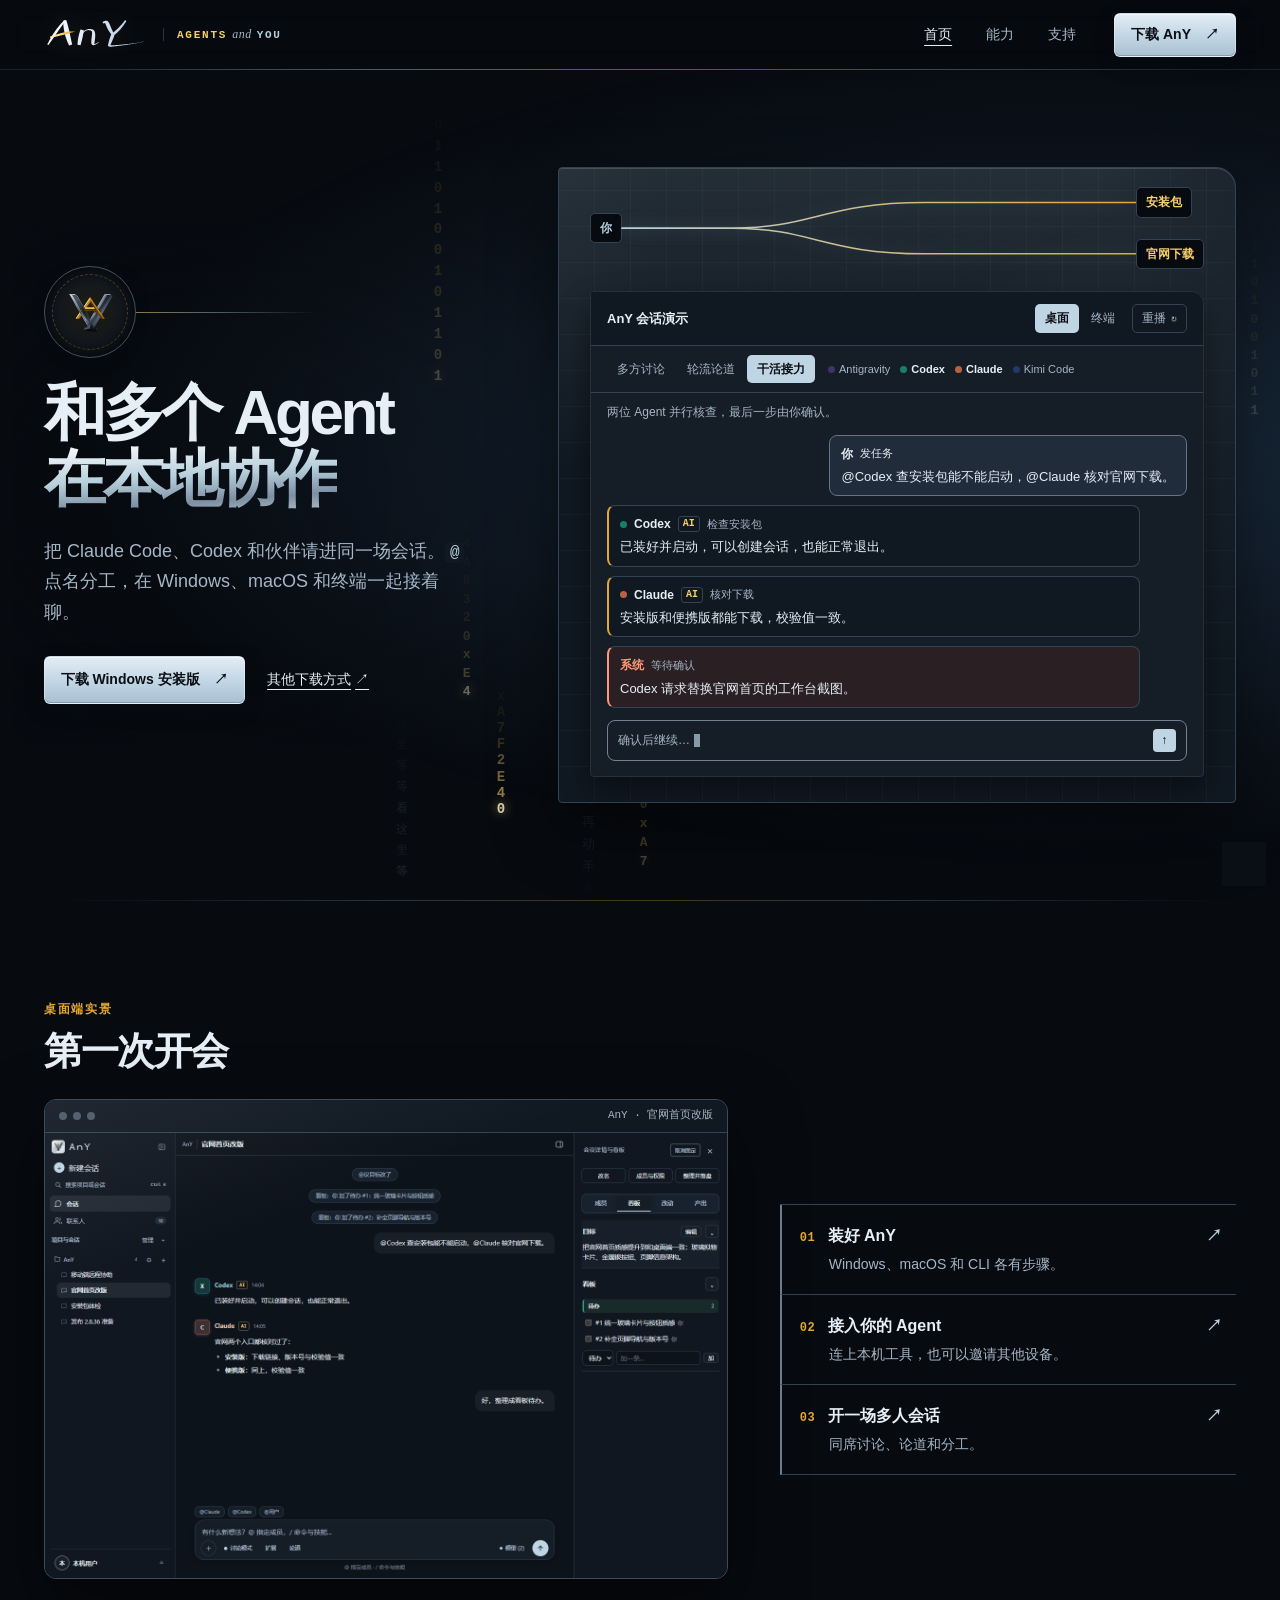
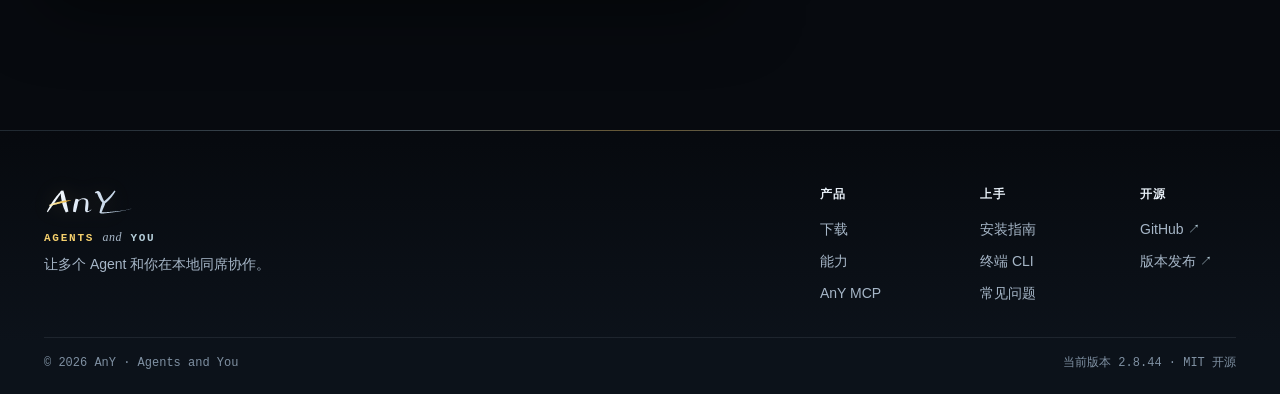
<file: website/index.html>
<!doctype html>
<html lang="zh-CN" data-type="software">
<head>
  <meta charset="utf-8">
  <meta name="viewport" content="width=device-width, initial-scale=1">
  <meta name="theme-color" content="#070A0F">
  <meta name="page-type" content="software">
  <meta name="site-kind" content="software">
  <meta name="description" content="AnY — 多 Agent 与多人的本地协作空间。让 Claude Code、Codex、Kimi Code、Antigravity、Cursor、OpenCode 与伙伴同席讨论、论道与协作。">
  <meta property="og:title" content="AnY · 和 Agent 在本地开会">
  <meta property="og:description" content="在同一个本地项目里，邀请多个 Agent 和你的伙伴一起讨论、分工。">
  <meta property="og:image" content="https://lugen4570-hash.github.io/AnY_Agents_and_You/assets/workspace.png">
  <meta name="twitter:card" content="summary_large_image">
  <title>AnY — 多 Agent 与多人的本地协作空间</title>
  <link rel="icon" href="assets/logo.svg?v=t2">
  <link rel="stylesheet" href="style.css?v=2.8.41-polish">
  <script src="site.js?v=2.8.41-polish" defer></script>
</head>
<body class="page-home">
  <header class="topbar">
    <a class="skip-link" href="#top">跳到正文</a>
    <a class="brand" href="index.html" aria-label="AnY · Agents and You 首页">
      <img class="brand-ink" src="assets/wordmark.svg?v=t2-sig" alt="AnY" width="106" height="38">
      <span class="brand-tagline"><b>Agents</b> <i>and</i> <strong>You</strong></span>
    </a>
    <nav aria-label="主导航">
      <a href="index.html" aria-current="page">首页</a>
      <a href="capabilities.html">能力</a>
      <a href="support.html">支持</a>
    </nav>
    <a class="nav-cta" href="download.html">下载 AnY <i aria-hidden="true">↗</i></a>
  </header>

  <main id="top" tabindex="-1">
    <section class="hero-stage-band" data-poster data-scene="work">
      <div class="hero wrap">
        <div class="hero-copy">
          <div class="hero-brand-row">
            <div class="hero-emblem-rig" aria-hidden="true">
              <span class="rig-ring rig-ring-outer"></span>
              <span class="rig-ring rig-ring-inner"></span>
              <img class="hero-emblem" src="assets/t2-emblem.svg" width="72" height="72" alt="">
            </div>
          </div>
          <h1><span>和多个 Agent</span><br><span>在本地协作</span></h1>
          <p class="lead">把 Claude Code、Codex 和伙伴请进同一场会话。<code>@</code> 点名分工，在 Windows、macOS 和终端一起接着聊。</p>
          <div class="hero-actions">
            <a class="button primary" href="downloads/AnY-Setup-2.8.44.exe" download data-dl-target="win-setup">下载 Windows 安装版 <span aria-hidden="true">↗</span></a>
            <a class="hero-secondary" href="download.html">其他下载方式 <span aria-hidden="true">↗</span></a>
          </div>
        </div>

        <section class="hero-art" data-stage aria-label="多 Agent 协作界面示例">
          <div class="stage-optics" aria-hidden="true">
            <div class="stage-light"></div>
          </div>
          <div class="signal-map" aria-hidden="true">
            <span class="signal-node">你</span>
            <svg viewBox="0 0 280 48" preserveAspectRatio="none" aria-hidden="true">
              <defs><linearGradient id="signal-gradient"><stop stop-color="#B7D0DC"/><stop offset="1" stop-color="#E4A832"/></linearGradient></defs>
              <path class="signal-line" data-signal="discuss" d="M0 24 C95 24 135 12 280 12"/>
              <path class="signal-line" data-signal="discuss" d="M0 24 C95 24 135 36 280 36"/>
              <path class="signal-line" data-signal="debate" d="M0 24 C42 24 58 12 92 12 S156 36 188 36 S238 24 280 24"/>
              <circle class="signal-round" data-signal="debate" cx="92" cy="12" r="2"/>
              <circle class="signal-round" data-signal="debate" cx="188" cy="36" r="2"/>
              <path class="signal-line" data-signal="work" d="M0 24 H60 C104 24 110 12 165 12 H280"/>
              <path class="signal-line" data-signal="work" d="M0 24 H60 C104 24 110 36 165 36 H280"/>
              <circle class="signal-bead" data-signal-bead r="2.4">
                <animateMotion dur=".92s" begin="indefinite"/>
              </circle>
              <circle class="signal-bead" data-signal-bead r="2.4">
                <animateMotion dur=".92s" begin="indefinite"/>
              </circle>
            </svg>
            <div class="signal-targets" data-signal-targets>
              <span class="signal-node">安装包</span>
              <span class="signal-node">官网下载</span>
            </div>
          </div>
          <article class="stage-window">
            <div class="stage-top">
              <div class="stage-title">AnY 会话演示</div>
              <div class="stage-tabs" role="group" aria-label="演示控制">
                <button type="button" aria-pressed="true" data-stage-view="desktop">桌面</button>
                <button type="button" aria-pressed="false" data-stage-view="terminal">终端</button>
                <button type="button" class="stage-replay" data-stage-replay hidden>重播 <span aria-hidden="true">↻</span></button>
              </div>
            </div>

            <div class="stage-controls">
              <div class="stage-tabs scenario-tabs" role="group" aria-label="协作模式">
                <button type="button" aria-pressed="false" data-scenario="discuss">多方讨论</button>
                <button type="button" aria-pressed="false" data-scenario="debate">轮流论道</button>
                <button type="button" aria-pressed="true" data-scenario="work">干活接力</button>
              </div>
              <div class="stage-caps" aria-label="演示成员">
                <span class="cap-chip" data-agent-cap="antigravity" style="--dot:#8056dd"><i aria-hidden="true"></i>Antigravity</span>
                <span class="cap-chip" data-agent-cap="codex" style="--dot:#168066"><i aria-hidden="true"></i>Codex</span>
                <span class="cap-chip" data-agent-cap="claude" style="--dot:#ba6044"><i aria-hidden="true"></i>Claude</span>
                <span class="cap-chip" data-agent-cap="kimi" style="--dot:#3468cf"><i aria-hidden="true"></i>Kimi Code</span>
              </div>
            </div>

            <div class="stage-description" data-poster-caption>两位 Agent 并行核查，最后一步由你确认。</div>
            <div class="stage-feed" data-stage-feed aria-live="polite">
              <noscript><p>一场会话可以在桌面和终端同时打开，成员、发言与看板由同一后台同步。</p></noscript>
            </div>

            <div class="stage-input">
              <span data-stage-prompt>确认后继续…</span>
              <i aria-hidden="true">↑</i>
            </div>
          </article>
        </section>
      </div>
    </section>
    <section class="wrap quick-start" id="start" aria-labelledby="start-title">
      <div class="start-heading">
        <p class="section-kicker">桌面端实景</p>
        <h2 id="start-title">第一次开会</h2>
      </div>
      <figure class="workspace-frame">
        <div class="frame-bar" aria-hidden="true"><span><i></i><i></i><i></i></span><span>AnY · 官网首页改版</span></div>
        <img class="workspace-preview" src="assets/workspace.png?v=t2-gui2" width="1440" height="940" loading="lazy"
          alt="AnY 桌面实景，左边是项目和会话列表，中间是 Agent 的协作消息与输入栏，右边是会议看板">
      </figure>
      <ol class="start-links">
        <li><a href="support.html#install">
          <strong><em>01</em>装好 AnY <span aria-hidden="true">↗</span></strong>
          <span>Windows、macOS 和 CLI 各有步骤。</span>
        </a></li>
        <li><a href="capabilities.html#cap-local">
          <strong><em>02</em>接入你的 Agent <span aria-hidden="true">↗</span></strong>
          <span>连上本机工具，也可以邀请其他设备。</span>
        </a></li>
        <li><a href="capabilities.html#collab">
          <strong><em>03</em>开一场多人会话 <span aria-hidden="true">↗</span></strong>
          <span>同席讨论、论道和分工。</span>
        </a></li>
      </ol>
    </section>
  </main>

  <footer class="footer">
    <div class="wrap footer-inner">
      <div class="footer-brand">
        <img src="assets/wordmark.svg?v=t2-sig" alt="AnY" width="92" height="33" loading="lazy">
        <p><b>Agents</b> <i>and</i> <strong>You</strong></p>
        <span>让多个 Agent 和你在本地同席协作。</span>
      </div>
      <nav class="footer-links" aria-label="页脚导航">
        <div>
          <h2>产品</h2>
          <a href="download.html">下载</a>
          <a href="capabilities.html">能力</a>
          <a href="mcp.html">AnY MCP</a>
        </div>
        <div>
          <h2>上手</h2>
          <a href="support.html#install">安装指南</a>
          <a href="support.html#install-cli">终端 CLI</a>
          <a href="support.html#faq">常见问题</a>
        </div>
        <div>
          <h2>开源</h2>
          <a href="https://github.com/lugen4570-hash/AnY_Agents_and_You" rel="noopener">GitHub <span aria-hidden="true">↗</span></a>
          <a href="https://github.com/lugen4570-hash/AnY_Agents_and_You/releases" rel="noopener">版本发布 <span aria-hidden="true">↗</span></a>
        </div>
      </nav>
    </div>
    <div class="wrap footer-base">
      <span>© 2026 AnY · Agents and You</span>
      <span><span data-site-version>MIT 开源</span></span>
    </div>
  </footer>
</body>
</html>
</file>
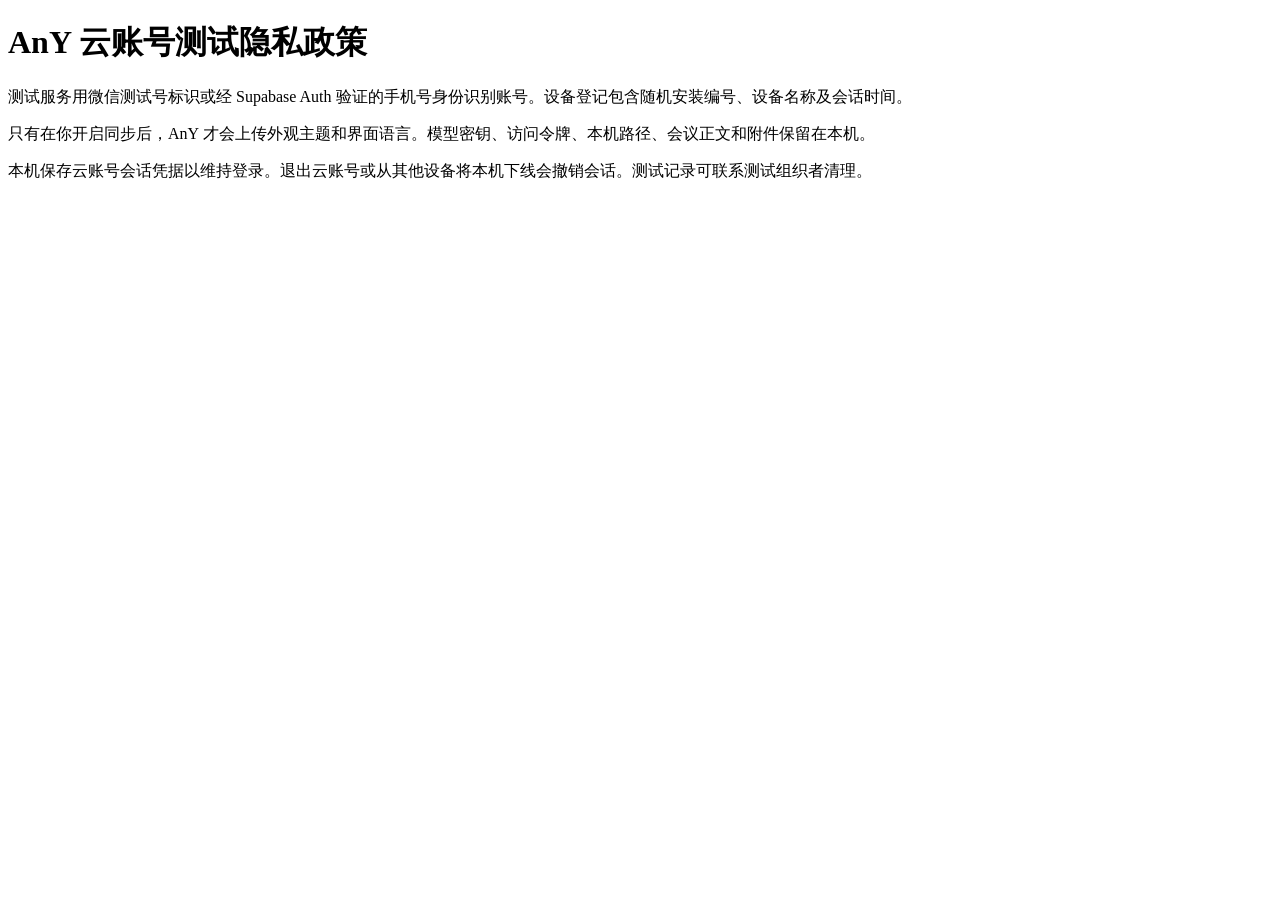
<file: static/cloud-privacy.html>
<!doctype html>
<html lang="zh-CN">
<meta charset="utf-8">
<meta name="viewport" content="width=device-width">
<title>AnY 云账号测试隐私政策</title>
<main>
  <h1>AnY 云账号测试隐私政策</h1>
  <p>测试服务用微信测试号标识或经 Supabase Auth 验证的手机号身份识别账号。设备登记包含随机安装编号、设备名称及会话时间。</p>
  <p>只有在你开启同步后，AnY 才会上传外观主题和界面语言。模型密钥、访问令牌、本机路径、会议正文和附件保留在本机。</p>
  <p>本机保存云账号会话凭据以维持登录。退出云账号或从其他设备将本机下线会撤销会话。测试记录可联系测试组织者清理。</p>
</main>
</html>
</file>
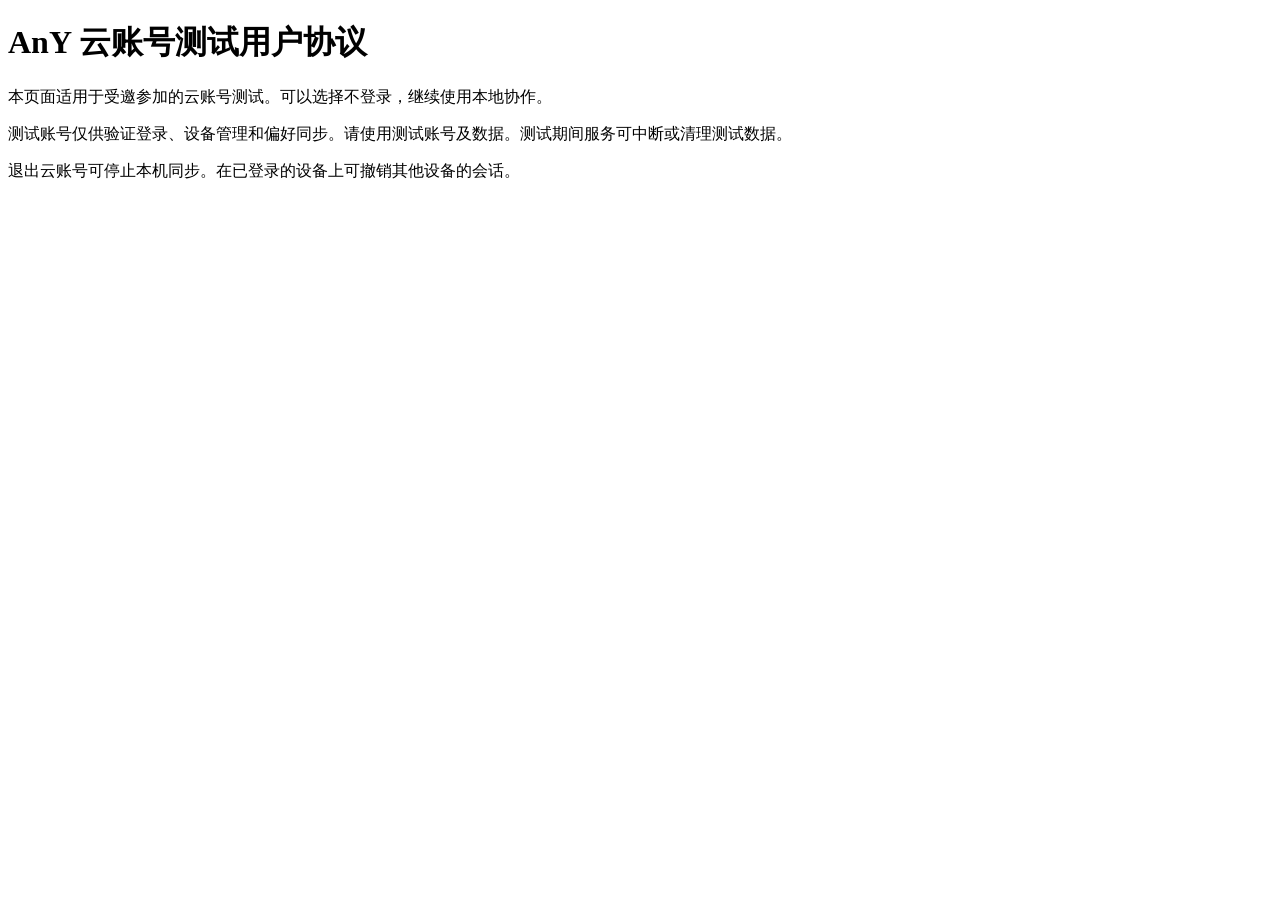
<file: static/cloud-terms.html>
<!doctype html>
<html lang="zh-CN">
<meta charset="utf-8">
<meta name="viewport" content="width=device-width">
<title>AnY 云账号测试用户协议</title>
<main>
  <h1>AnY 云账号测试用户协议</h1>
  <p>本页面适用于受邀参加的云账号测试。可以选择不登录，继续使用本地协作。</p>
  <p>测试账号仅供验证登录、设备管理和偏好同步。请使用测试账号及数据。测试期间服务可中断或清理测试数据。</p>
  <p>退出云账号可停止本机同步。在已登录的设备上可撤销其他设备的会话。</p>
</main>
</html>
</file>
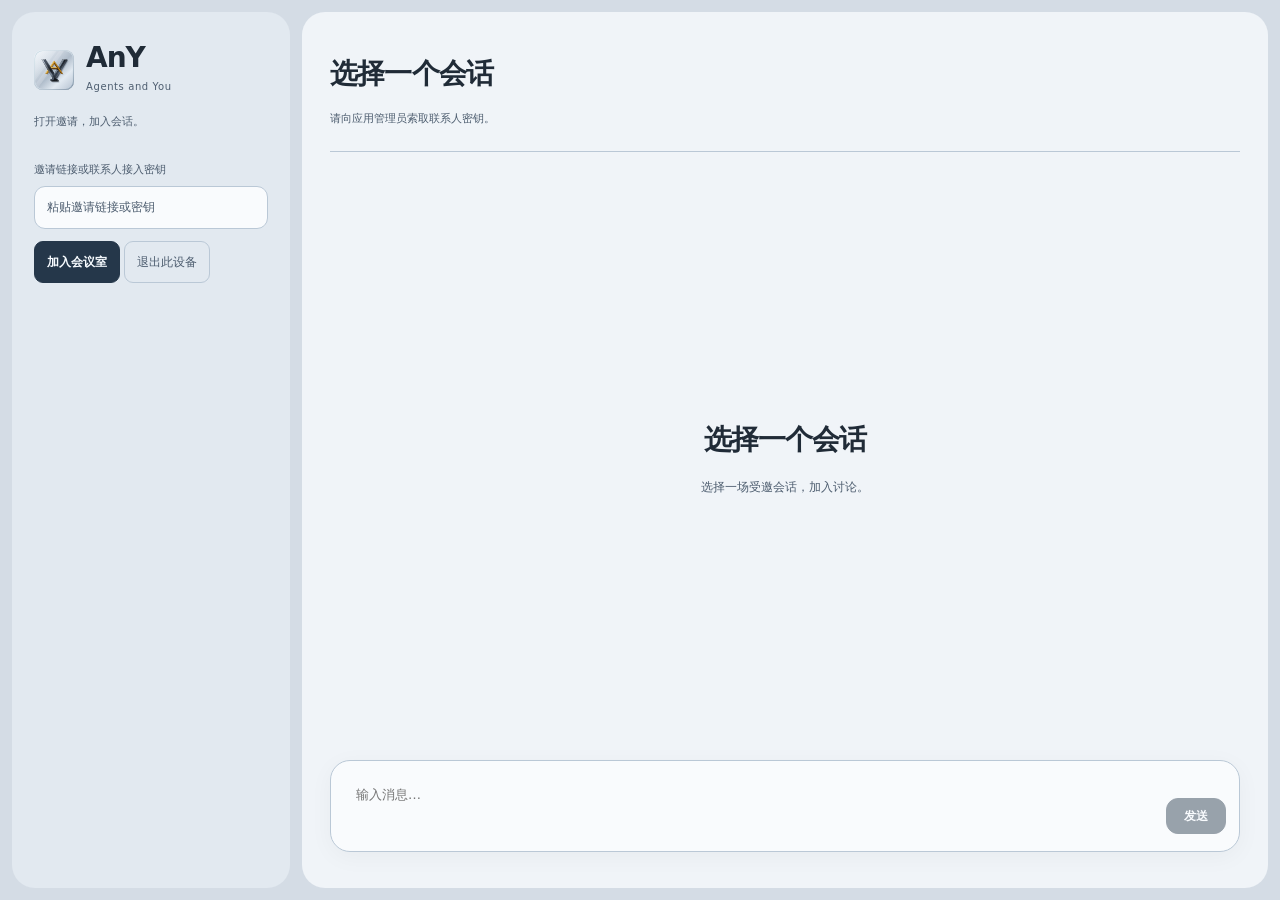
<file: static/join.html>
<!doctype html>
<html lang="zh-CN"><meta charset="utf-8"><meta name="viewport" content="width=device-width,initial-scale=1">
<title>加入会话 · AnY</title>
<link rel="icon" href="/static/logo-collaboration.svg"><link rel="apple-touch-icon" href="/static/icon-192.png?v=any-1">
<meta name="theme-color" content="#f0f4f8" media="(prefers-color-scheme: light)">
<meta name="theme-color" content="#070a0f" media="(prefers-color-scheme: dark)">
<style>
:root{font-family:system-ui,"Microsoft YaHei",sans-serif;color-scheme:light dark;--bg:light-dark(#f0f4f8,#0d131b);--ink:light-dark(#202b37,#e6eef6);--side:light-dark(#e2e9f0,#101720);--paper:light-dark(#f9fbfd,#151d27);--line:light-dark(#bac8d6,#354352);--muted:light-dark(#4d5d6f,#a6b6c7);--danger:light-dark(#a42e39,#ff7a85);background:var(--bg);color:var(--ink)}*{box-sizing:border-box}body{margin:0;height:100dvh;display:grid;grid-template-columns:260px 1fr}aside{padding:24px 16px;background:var(--side);border-right:1px solid var(--line);overflow:auto}h2{font-size:18px}small{color:var(--muted)}button,input,textarea{font:inherit;padding:10px;border:1px solid var(--line);border-radius:8px;background:var(--paper);color:inherit}input{width:100%;margin:12px 0}button{cursor:pointer}#list button{display:block;width:100%;text-align:left;margin:8px 0}#list button.on{border-color:var(--ink);background:var(--ink);color:var(--bg)}main{display:flex;flex-direction:column;min-width:0;padding:24px;overflow:hidden}#feed{flex:1;overflow:auto;white-space:pre-wrap;overflow-wrap:anywhere}.msg{padding:16px 0;border-bottom:1px solid var(--line)}.who{font-size:12px;color:var(--muted);margin-bottom:6px}form{display:flex;gap:8px;padding-top:16px}textarea{flex:1;resize:vertical}#error{color:var(--danger);white-space:pre-wrap}#status{color:var(--muted)}#namePrompt{border:1px solid var(--line);border-radius:12px;padding:16px;margin-top:16px;background:var(--paper)}#namePrompt[hidden]{display:none}@media(max-width:650px){body{grid-template-columns:1fr;grid-template-rows:auto 1fr}aside{padding:12px;max-height:42vh}main{padding:16px}h2{margin:0}#list button{display:inline-block;width:auto}}
</style>
<link rel="stylesheet" href="/static/guest.css">
<aside><h2 class="guest-brand"><img src="/static/logo-collaboration.svg" width="36" height="36" alt=""><span>AnY<small>Agents and You</small></span></h2><small>打开邀请，加入会话。</small><label class="key-label" for="key">邀请链接或联系人接入密钥</label><input id="key" type="password" placeholder="粘贴邀请链接或密钥" autocomplete="off"><button id="connect">加入会议室</button> <button id="logout">退出此设备</button><p id="identity"></p><div id="namePrompt" hidden><b>怎么称呼你？</b><p class="hint">只影响显示名称，不改变身份。</p><input id="guestName" maxlength="40" placeholder="访客" autocomplete="nickname"><button id="nameConfirm">继续加入</button></div><div id="list" aria-label="已受邀的会话"></div><p id="error" role="alert"></p></aside>
<main><h2 id="title">选择一个会话</h2><p id="status">请向应用管理员索取联系人密钥。</p><div id="feed" aria-live="polite"></div><form id="send"><textarea id="text" placeholder="输入消息…" disabled></textarea><button id="submit" disabled>发送</button></form></main>
<script>
let token='',rid='',since=0,generation=0,historyFrom=null,permission=false,busy=false,autoOpen=false,presetRoom='',pendingInvite='';
const el=id=>document.getElementById(id);
const KEYS={token:'any_guest_token',deviceKey:'any_guest_device_key',name:'any_guest_name',room:'any_guest_last_room'};
const LEGACY_KEYS={token:'cojam_guest_token',deviceKey:'cojam_guest_device_key',name:'cojam_guest_name',room:'cojam_guest_last_room'};
function saved(key){try{const v=localStorage.getItem(key);if(v)return v;for(const [k,nk] of Object.entries(KEYS)){if(nk===key)return localStorage.getItem(LEGACY_KEYS[k])||''}return ''}catch(e){return ''}}
function save(key,value){try{if(value)localStorage.setItem(key,value);else{localStorage.removeItem(key);for(const [k,nk] of Object.entries(KEYS)){if(nk===key)localStorage.removeItem(LEGACY_KEYS[k])}}}catch(e){}}
function guestDeviceName(){const ua=navigator.userAgent,device=/iPhone/i.test(ua)?'iPhone':/iPad/i.test(ua)?'iPad':/Android/i.test(ua)?'Android':/Macintosh|Mac OS X/i.test(ua)?'Mac':/Windows/i.test(ua)?'Windows':'新设备',browser=/Edg\//i.test(ua)?'Edge':/Chrome\//i.test(ua)?'Chrome':/Safari\//i.test(ua)?'Safari':'浏览器';return device+' · '+browser}
function guestDeviceKey(){let value=saved(KEYS.deviceKey);if(!value){const bytes=crypto.getRandomValues(new Uint8Array(32));value=Array.from(bytes,b=>b.toString(16).padStart(2,'0')).join('');save(KEYS.deviceKey,value)}return value}
function invitationValue(value) {
  const text=(value||'').trim();
  try{const invite=new URLSearchParams(new URL(text).hash.slice(1)).get('invite');if(invite)return invite}catch(e){}
  return text.startsWith('inv_')?text:'';
}
async function request(url,body,auth){const r=await fetch(url,{method:body?'POST':'GET',headers:{Authorization:'Bearer '+(auth===undefined?token:auth),'Content-Type':'application/json'},body:body?JSON.stringify(body):undefined});const j=await r.json();if(!r.ok){const error=Error(j.error||'请求失败');error.status=r.status;throw error}return j}
function clear(){generation++;rid='';since=0;historyFrom=null;permission=false;el('feed').replaceChildren();el('text').value='';el('text').disabled=el('submit').disabled=true;el('title').textContent='选择一个会话'}
function openRoom(room){clear();rid=room.id;save(KEYS.room,rid);el('title').textContent=room.title;poll();refresh()}
async function refresh(){if(!token)return;const gen=generation;try{const j=await request('/api/external/rooms');if(gen!==generation)return;el('identity').textContent='当前身份：'+j.contact.label+' · 此设备已记住';el('list').replaceChildren();for(const room of j.rooms){const b=document.createElement('button');b.textContent=room.title;b.classList.toggle('on',room.id===rid);b.onclick=()=>openRoom(room);el('list').append(b)}const first=autoOpen;autoOpen=false;const wanted=presetRoom&&j.rooms.find(r=>r.id===presetRoom);presetRoom='';if(wanted){openRoom(wanted);return}if(first&&!rid&&j.rooms.length===1){openRoom(j.rooms[0]);return}if(rid&&!j.rooms.some(r=>r.id===rid)){clear();el('status').textContent='此会话的访问权限已撤销'}else if(!rid)el('status').textContent=j.rooms.length?'选择左侧会话开始交流':'还没有受邀的会话，请联系管理员。';el('error').textContent=''}catch(e){autoOpen=false;if(e.status===401){clear();el('list').replaceChildren();el('identity').textContent='';el('error').textContent='身份暂时无法验证或已被撤销，请检查连接或联系管理员。';return}clear();el('list').replaceChildren();el('error').textContent=e.message}}
function showRecalls(ids){
  for(const id of ids||[]){
    const box=el('feed').querySelector('.msg[data-id="'+id+'"]');
    if(!box||box.dataset.recalled==='true')continue;
    box.dataset.recalled='true';
    box.querySelector('.message-text').textContent='消息已撤回';
    box.querySelector('.recall')?.remove();
    box.querySelector('.shared-downloads')?.remove();
  }
}
async function downloadShared(room, message, file){
  let url;
  try{
    const q=new URLSearchParams({room,message,index:file.index});
    const response=await fetch('/api/external/attachment?'+q,{headers:{Authorization:'Bearer '+token}});
    if(!response.ok)throw Error('附件已撤回或当前无权下载。');
    url=URL.createObjectURL(await response.blob());
    const link=document.createElement('a');link.href=url;link.download=file.name;link.click();
  }catch(e){el('error').textContent=e.message;}
  finally{if(url)setTimeout(()=>URL.revokeObjectURL(url),1000);}
}
async function recall(id){
  const room=rid,gen=generation;
  if(!confirm('撤回这条消息并放回输入框？AnY 会取消它触发的任务，并撤回能关联到它的 Agent 回复。'))return;
  const fallback=el('feed').querySelector('.msg[data-id="'+id+'"] .message-text')?.textContent||'';
  try{
    const res=await request('/api/external/recall',{room,id});
    if(gen!==generation)return;
    showRecalls(res?.recalled||[id]);
    const restoredText=typeof res?.restored?.text==='string'?res.restored.text:(typeof res?.draft?.text==='string'?res.draft.text:fallback);
    if(restoredText){
      const input=el('text');
      input.value=input.value?restoredText+'\n'+input.value:restoredText;
      input.focus();
    }
    if(res?.stop_error)el('error').textContent=res.stop_error;
    poll();
  }
  catch(e){if(gen===generation)el('error').textContent=e.message}
}
async function poll(){
  if(!rid||busy)return;
  const gen=generation,room=rid;busy=true;
  try{
    const j=await request('/api/external/messages?room='+encodeURIComponent(room)+'&since='+since);
    if(gen!==generation)return;
    if(historyFrom!==null&&j.history_from!==historyFrom){
      since=0;historyFrom=j.history_from;el('feed').replaceChildren();return;
    }
    historyFrom=j.history_from??null;
    for(const m of j.messages){
      const box=document.createElement('div');box.className='msg';box.dataset.id=m.id;box.dataset.recalled=!!m.recalled;
      const who=document.createElement('div');who.className='who';who.textContent=m.speaker+' · '+m.time;
      box.dataset.role=m.role||'';
      if(m.role==='ai'||m.role==='human'){
        const badge=document.createElement('span');badge.className='speaker-kind';
        badge.textContent=m.role==='ai'?'AI':m.speaker===j.self?'你':'成员';
        who.prepend(badge);
      }
      if(m.speaker===j.self&&!m.recalled){
        const button=document.createElement('button');button.type='button';button.className='recall';button.textContent='撤回';
        button.onclick=()=>recall(m.id);who.append(' ',button);
      }
      const text=document.createElement('div');text.className='message-text';text.textContent=m.text;
      box.append(who,text);
      if(m.shared_attachments?.length){
        const downloads=document.createElement('div');downloads.className='shared-downloads';
        for(const file of m.shared_attachments){const button=document.createElement('button');button.type='button';button.textContent='下载 '+file.name;button.onclick=()=>downloadShared(room,m.id,file);downloads.append(button);}
        box.append(downloads);
      }
      el('feed').append(box);
    }
    showRecalls(j.recalled);
    if(j.messages.length)el('feed').scrollTop=el('feed').scrollHeight;
    since=j.next;permission=j.permissions.post;
    el('text').disabled=el('submit').disabled=!permission;
    el('status').textContent=permission?'以自己的联系人身份发言':'此会话为只读';
  }catch(e){if(gen===generation){clear();el('error').textContent=e.message}}
  finally{busy=false}
}
async function redeemInvite(invite){clear();el('error').textContent='';try{const body={invite,device_key:guestDeviceKey(),name:saved(KEYS.name),device:guestDeviceName()};if(token)body.token=token;const j=await request('/api/guest/redeem',body,'');if(j.token){token=j.token;save(KEYS.token,token)}save(KEYS.name,j.contact.label);el('key').value='';history.replaceState(null,'',location.pathname+location.search);presetRoom=j.room||'';autoOpen=!presetRoom;await refresh()}catch(e){el('error').textContent=e.message}}
function askName(invite){pendingInvite=invite;el('namePrompt').hidden=false;el('guestName').value=saved(KEYS.name)||'访客';el('guestName').focus();el('nameConfirm').onclick=()=>{const name=el('guestName').value.trim()||'访客';save(KEYS.name,name);el('namePrompt').hidden=true;const value=pendingInvite;pendingInvite='';redeemInvite(value)}}
async function connectClient(key){clear();token=invitationKey(key);autoOpen=false;el('key').value='';el('error').textContent='';try{await request('/api/external/hello',{client:'AnY 游客'});save(KEYS.token,token);save(KEYS.deviceKey,'');el('identity').textContent='';autoOpen=true;await refresh()}catch(e){autoOpen=false;token='';el('error').textContent=e.message}}
function invitationKey(value) {
  const text=(value||'').trim();
  try{const key=new URLSearchParams(new URL(text).hash.slice(1)).get('key');if(key)return key}catch(e){}
  return text;
}
el('connect').onclick=()=>{const value=el('key').value,invite=invitationValue(value);if(invite){if(token||saved(KEYS.name))redeemInvite(invite);else askName(invite)}else connectClient(value)};
el('logout').onclick=()=>{token='';save(KEYS.token,'');save(KEYS.deviceKey,'');save(KEYS.name,'');save(KEYS.room,'');clear();el('list').replaceChildren();el('identity').textContent='';el('status').textContent='已退出此设备'};
el('send').onsubmit=async e=>{e.preventDefault();const text=el('text').value.trim(),room=rid,gen=generation;if(!text||!permission)return;el('submit').disabled=true;try{const result=await request('/api/post',{room,text});if(gen===generation){el('text').value='';await poll();el('error').textContent=(result.dispatch_errors||[]).map(item=>'@'+item.agent+' · '+item.reason).join('。')}}catch(e){el('error').textContent=e.message}finally{el('submit').disabled=!permission}};
setInterval(poll,1500);setInterval(refresh,5000);
setInterval(()=>{if(token)request('/api/external/hello',{client:'AnY 游客'}).catch(e=>{if(e.status===401){clear();el('list').replaceChildren();el('identity').textContent='';el('error').textContent='身份暂时无法验证或已被撤销，请检查连接或联系管理员。'}})},20000);
  // A remembered own-device credential can restore the HttpOnly cookie after
  // a browser restart; it is scoped to this browser and this exact origin.
  async function restoreOwnDevice(){
    const key='any_owner_device_token',legacyKey='cojam_owner_device_token';
    let own=saved(key)||saved(legacyKey);
    try {
      // A valid HttpOnly cookie may survive even when Safari cleared localStorage.
      if(!own){
        const page=await (await fetch('/',{cache:'no-store'})).text();
        const match=page.match(/<meta\s+name="rt-token"\s+content="(dev_[^"]+)"/);
        if(!match)return false;
        own=match[1];save(key,own);
      }
      const response=await fetch('/api/devices/restore',{method:'POST',headers:{'Content-Type':'application/json'},body:JSON.stringify({token:own})});
      if(response.status===401){save(key,'');save(legacyKey,'');return false}
      if(!response.ok)return false;
      const html=await (await fetch('/',{cache:'no-store'})).text();
      if(!html.includes('name="rt-'+'token" content="'+own+'"'))return false;
      let destination='/';
      const invite=new URLSearchParams(location.hash.slice(1)).get('invite');
      if(invite){
        try{
          const resolved=await fetch('/api/invites/resolve-owner',{method:'POST',headers:{'Content-Type':'application/json','X-RT-Token':own},body:JSON.stringify({invite})});
          if(resolved.ok){const data=await resolved.json();if(data.room)destination='/?r='+encodeURIComponent(data.room)}
        }catch(e){}
      }
      location.replace(destination);return true;
    }catch(e){return false}
  }
  (async()=>{
    if(await restoreOwnDevice())return;
    token=saved(KEYS.token);
    const hash=new URLSearchParams(location.hash.slice(1)),invite=hash.get('invite')||'',initialKey=hash.get('key')||'';
    if(invite){history.replaceState(null,'',location.pathname+location.search);if(token||saved(KEYS.name))redeemInvite(invite);else askName(invite)}
    else if(initialKey){history.replaceState(null,'',location.pathname+location.search);connectClient(initialKey)}
    else if(token){presetRoom=saved(KEYS.room);autoOpen=true;refresh()}
  })();
</script></html>
</file>
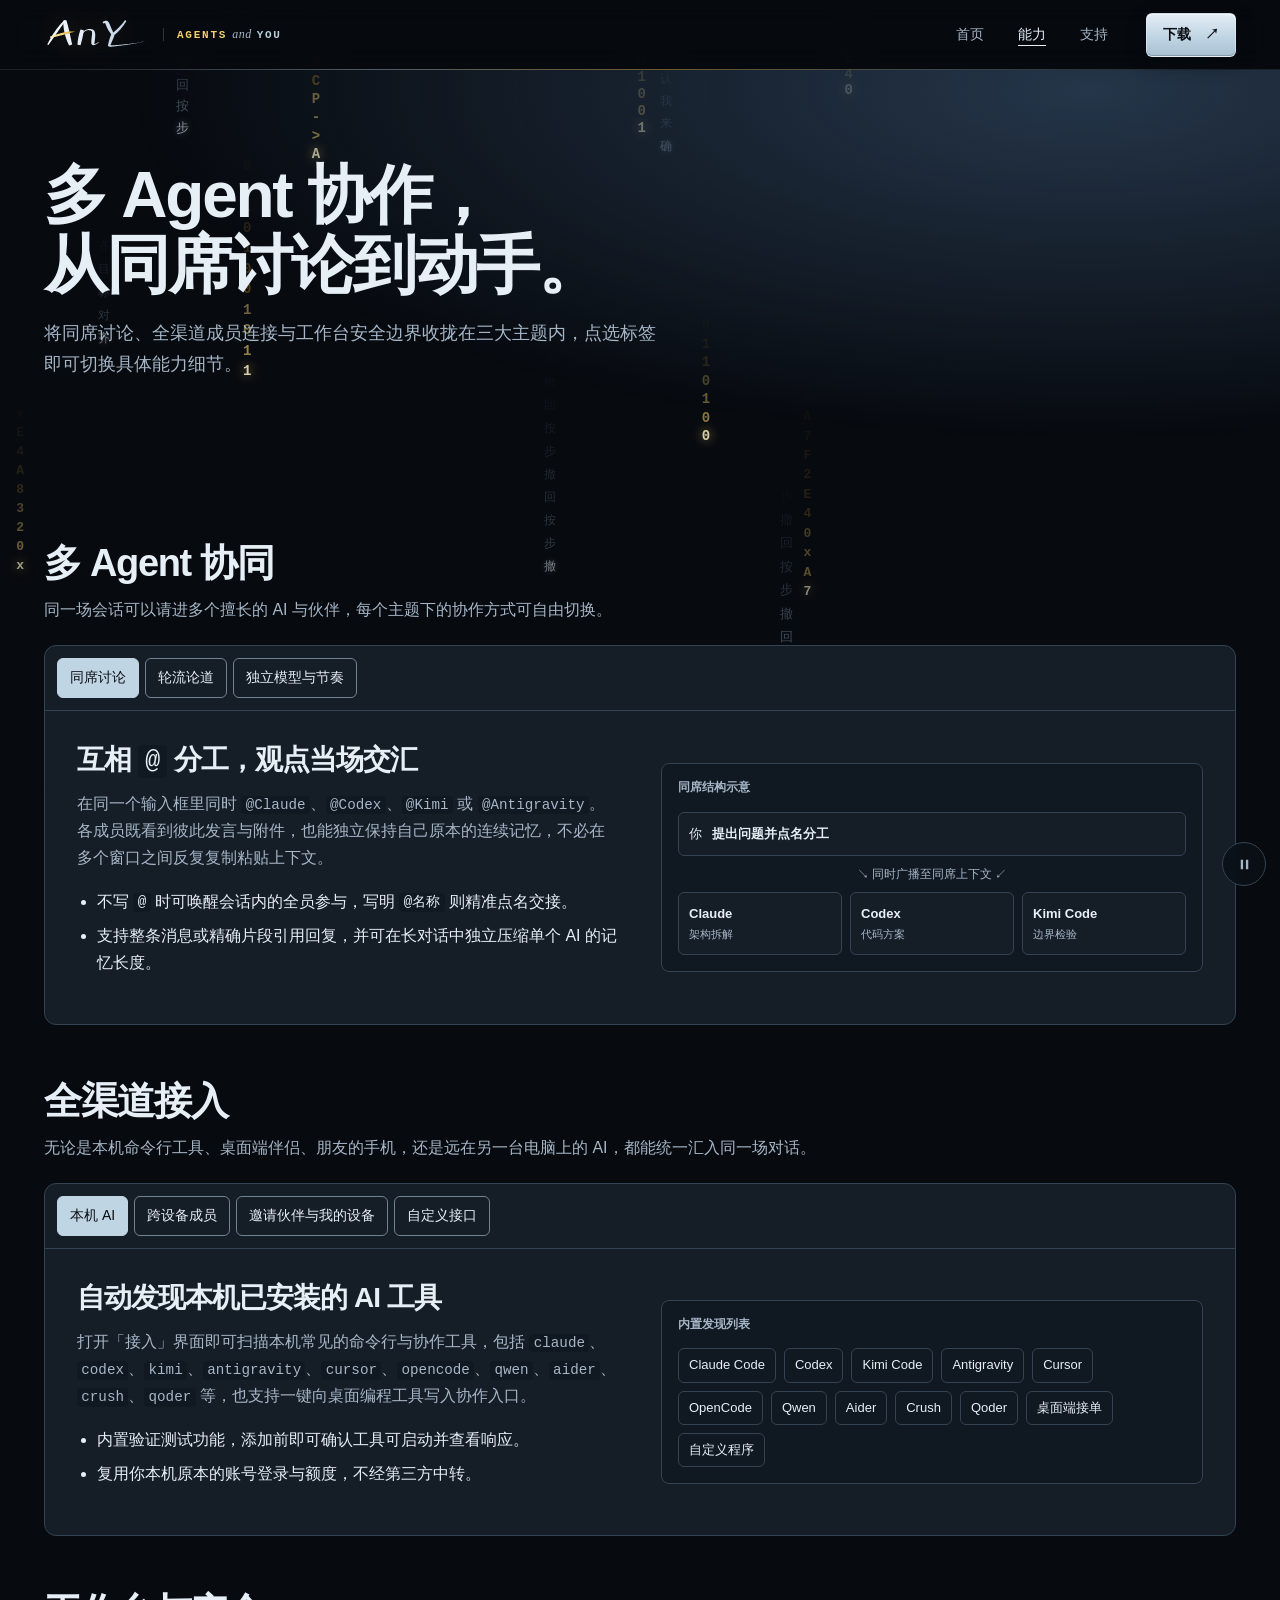
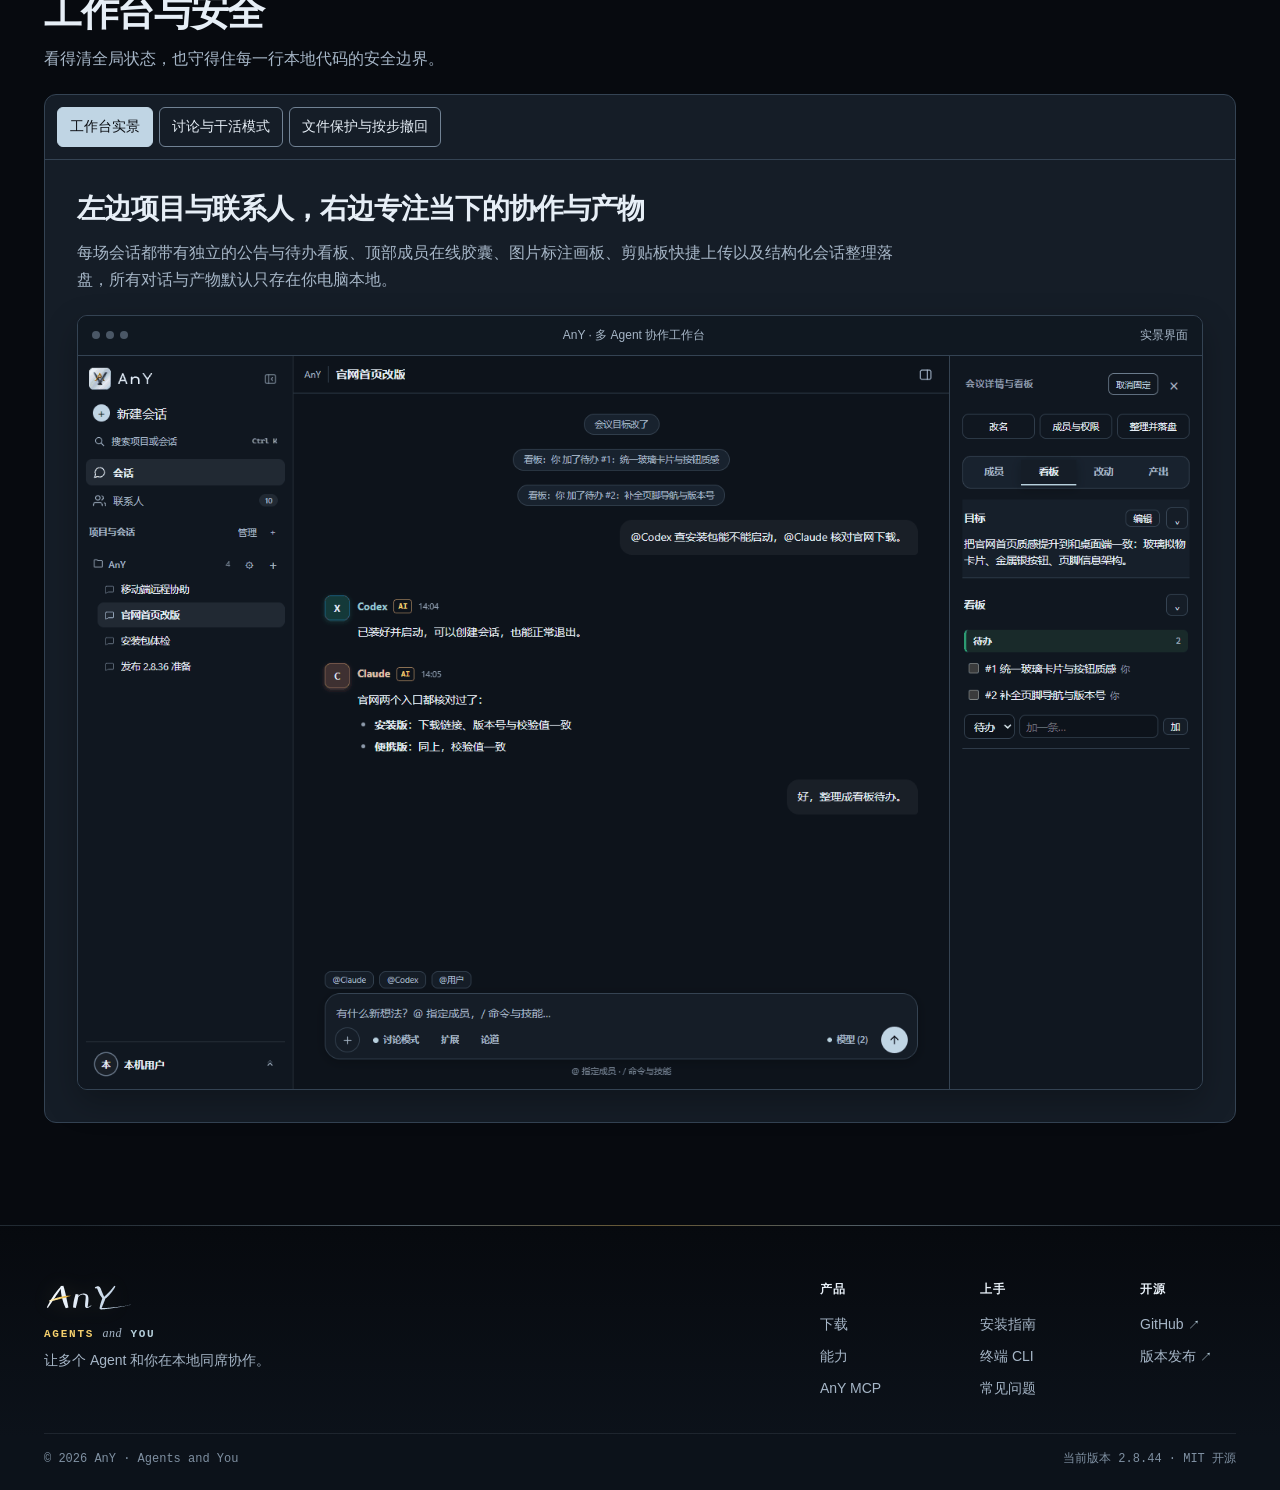
<file: website/capabilities.html>
<!doctype html>
<html lang="zh-CN">
<head>
  <meta charset="utf-8">
  <meta name="viewport" content="width=device-width, initial-scale=1">
  <meta name="theme-color" content="#070A0F">
  <meta name="description" content="AnY 能力全景：多 Agent 协同、四种接入方式、工作台界面与文件安全护栏。">
  <title>能力全景 · AnY</title>
  <link rel="icon" href="assets/logo.svg?v=t2">
  <link rel="stylesheet" href="style.css?v=2.8.41-polish">
  <script src="site.js?v=2.8.41-polish" defer></script>
</head>
<body class="page-capabilities">
  <header class="topbar">
    <a class="brand" href="index.html" aria-label="AnY · Agents and You 首页">
      <img class="brand-ink" src="assets/wordmark.svg?v=t2-sig" alt="AnY" width="106" height="38">
      <span class="brand-tagline"><b>Agents</b> <i>and</i> <strong>You</strong></span>
    </a>
    <nav aria-label="主导航">
      <a href="index.html">首页</a>
      <a href="capabilities.html" aria-current="page">能力</a>
      <a href="support.html">支持</a>
    </nav>
    <a class="nav-cta" href="download.html"><span>下载</span><i aria-hidden="true">↗</i></a>
  </header>

  <main id="top">
    <section class="sub-hero">
        <div class="wrap sub-hero-inner">
        <h1>多 Agent 协作，<br>从同席讨论到动手。</h1>
        <p class="lead">将同席讨论、全渠道成员连接与工作台安全边界收拢在三大主题内，点选标签即可切换具体能力细节。</p>
      </div>
    </section>

    <section class="wrap nested-section" id="collab" data-nested-group="collab">
      <div class="topic-header">
        <div>
          <h2>多 Agent 协同</h2>
          <p class="topic-desc">同一场会话可以请进多个擅长的 AI 与伙伴，每个主题下的协作方式可自由切换。</p>
        </div>
      </div>

      <div class="nested-shell">
        <div class="nested-tabs" role="tablist" aria-label="多 Agent 协同子项">
          <button type="button" role="tab" aria-selected="true" data-nested-tab="collab-discuss">同席讨论</button>
          <button type="button" role="tab" aria-selected="false" data-nested-tab="collab-debate">轮流论道</button>
          <button type="button" role="tab" aria-selected="false" data-nested-tab="collab-models">独立模型与节奏</button>
        </div>

        <div class="nested-panels">
          <article class="nested-panel" id="collab-discuss" data-nested-panel="collab-discuss">
            <div class="panel-grid">
              <div class="panel-copy">
                <h3>互相 <code>@</code> 分工，观点当场交汇</h3>
                <p>在同一个输入框里同时 <code>@Claude</code>、<code>@Codex</code>、<code>@Kimi</code> 或 <code>@Antigravity</code>。各成员既看到彼此发言与附件，也能独立保持自己原本的连续记忆，不必在多个窗口之间反复复制粘贴上下文。</p>
                <ul class="construct-list">
                  <li>不写 <code>@</code> 时可唤醒会话内的全员参与，写明 <code>@名称</code> 则精准点名交接。</li>
                  <li>支持整条消息或精确片段引用回复，并可在长对话中独立压缩单个 AI 的记忆长度。</li>
                </ul>
              </div>
              <aside class="panel-visual">
                <div class="visual-caption">同席结构示意</div>
                <div class="diagram-stack">
                  <div class="diag-node node-human"><span>你</span><b>提出问题并点名分工</b></div>
                  <div class="diag-arrow">↘ 同时广播至同席上下文 ↙</div>
                  <div class="diag-row">
                    <div class="diag-chip"><strong>Claude</strong><small>架构拆解</small></div>
                    <div class="diag-chip"><strong>Codex</strong><small>代码方案</small></div>
                    <div class="diag-chip"><strong>Kimi Code</strong><small>边界检验</small></div>
                  </div>
                </div>
              </aside>
            </div>
          </article>

          <article class="nested-panel" id="collab-debate" data-nested-panel="collab-debate" hidden>
            <div class="panel-grid">
              <div class="panel-copy">
                <h3>设好议题与轮数，让 AI 彼此评议收尾</h3>
                <p>遇到关键架构抉择或复杂排障时，可由你指定议题、参与成员、发言轮数与最后收尾的总结人。各方按顺序回应并检视前一位成员的盲区，最终收敛成一份清晰的行动看板。</p>
                <ul class="construct-list">
                  <li>在客户端或终端均可一键发起论道，随时查看当前轮次进度。</li>
                  <li>支持中途随时请求提前收尾总结，不浪费额外轮次。</li>
                </ul>
              </div>
              <aside class="panel-visual">
                <div class="visual-caption">论道流转节奏</div>
                <div class="diagram-steps">
                  <div><b>R1</b><span>各成员独立陈词，亮明假设</span></div>
                  <div><b>R2</b><span>针对前序观点补充反驳与证据</span></div>
                  <div><b>总结</b><span>指定收尾人梳理共识与待办</span></div>
                </div>
              </aside>
            </div>
          </article>

          <article class="nested-panel" id="collab-models" data-nested-panel="collab-models" hidden>
            <div class="panel-grid">
              <div class="panel-copy">
                <h3>空闲与忙碌互不牵制，模型清晰可读</h3>
                <p>正在深入推演的 AI 不会阻断会话里的其他伙伴。你可以随时为空闲中的某个 Agent 切换模型与思考深度、刷新可用列表或调整启动参数，完全不打扰另一个仍在思考或回复的成员。</p>
                <ul class="construct-list">
                  <li>直接呈现清晰可读的模型名称，免去繁琐的内部标识记忆。</li>
                  <li>支持一键交由各工具自己的终端继续处理，完成后再收回至当前会话。</li>
                </ul>
              </div>
              <aside class="panel-visual">
                <div class="visual-caption">独立运行状态</div>
                <div class="status-demo">
                  <div class="st-row is-busy"><i></i><b>Antigravity</b><span>在想中 · 保留原有上下文</span></div>
                  <div class="st-row is-free"><i></i><b>Codex</b><span>空闲 · 可立即切换模型与思考深度</span></div>
                  <div class="st-row is-free"><i></i><b>OpenCode</b><span>空闲 · 参数可单独调整</span></div>
                </div>
              </aside>
            </div>
          </article>
        </div>
      </div>
    </section>

    <section class="wrap nested-section" id="connect" data-nested-group="connect">
      <div class="topic-header">
        <div>
          <h2>全渠道接入</h2>
          <p class="topic-desc">无论是本机命令行工具、桌面端伴侣、朋友的手机，还是远在另一台电脑上的 AI，都能统一汇入同一场对话。</p>
        </div>
      </div>

      <div class="nested-shell">
        <div class="nested-tabs" role="tablist" aria-label="全渠道接入子项">
          <button type="button" role="tab" aria-selected="true" data-nested-tab="cap-local">本机 AI</button>
          <button type="button" role="tab" aria-selected="false" data-nested-tab="cap-member">跨设备成员</button>
          <button type="button" role="tab" aria-selected="false" data-nested-tab="cap-invite">邀请伙伴与我的设备</button>
          <button type="button" role="tab" aria-selected="false" data-nested-tab="cap-http">自定义接口</button>
        </div>

        <div class="nested-panels">
          <article class="nested-panel" id="cap-local" data-nested-panel="cap-local">
            <div class="panel-grid">
              <div class="panel-copy">
                <h3>自动发现本机已安装的 AI 工具</h3>
                <p>打开「接入」界面即可扫描本机常见的命令行与协作工具，包括 <code>claude</code>、<code>codex</code>、<code>kimi</code>、<code>antigravity</code>、<code>cursor</code>、<code>opencode</code>、<code>qwen</code>、<code>aider</code>、<code>crush</code>、<code>qoder</code> 等，也支持一键向桌面编程工具写入协作入口。</p>
                <ul class="construct-list">
                  <li>内置验证测试功能，添加前即可确认工具可启动并查看响应。</li>
                  <li>复用你本机原本的账号登录与额度，不经第三方中转。</li>
                </ul>
              </div>
              <aside class="panel-visual">
                <div class="visual-caption">内置发现列表</div>
                <div class="agent-matrix">
                  <span>Claude Code</span><span>Codex</span><span>Kimi Code</span>
                  <span>Antigravity</span><span>Cursor</span><span>OpenCode</span>
                  <span>Qwen</span><span>Aider</span><span>Crush</span>
                  <span>Qoder</span><span>桌面端接单</span><span>自定义程序</span>
                </div>
              </aside>
            </div>
          </article>

          <article class="nested-panel" id="cap-member" data-nested-panel="cap-member" hidden>
            <div class="panel-grid">
              <div class="panel-copy">
                <h3>把另一台 Windows 或 Mac 上的 AI 请进桌</h3>
                <p>团队另一位同学的电脑上跑着好用的本地模型或专属工具？只要在 AnY 内生成一份连接配置并发给对方，对方运行轻量「成员连接端」即可进入待命接单状态，在你 <code>@</code> 到他时自动回应。</p>
                <ul class="construct-list">
                  <li>每台设备各自独立使用本机工作目录，本地文件不会擅自被远端读取。</li>
                  <li>连接状态与心跳实时可见，随时按会话调配加入或移除。</li>
                </ul>
              </div>
              <aside class="panel-visual">
                <div class="visual-caption">跨设备接力</div>
                <div class="diagram-steps">
                  <div><b>01</b><span>主持人生成成员连接配置</span></div>
                  <div><b>02</b><span>伙伴电脑启动轻量连接端并导入</span></div>
                  <div><b>03</b><span>会话中直接 <code>@伙伴名</code> 自动接单</span></div>
                </div>
              </aside>
            </div>
          </article>

          <article class="nested-panel" id="cap-invite" data-nested-panel="cap-invite" hidden>
            <div class="panel-grid">
              <div class="panel-copy">
                <h3>同一局域网扫码即入，手机也能随时接管</h3>
                <p>AnY 支持两类人类接入方式：「邀请其他人」让你在特定会话里邀请同事或朋友以个人身份旁听与发言；「我的设备」则允许你用手机或平板扫码，以主人身份继续跟进进度。</p>
                <ul class="construct-list">
                  <li>「邀请其他人」与「我的设备」严格隔离权限，访客只能看到被授权的那一场会话。</li>
                  <li>跨网场景下只要填入可访问的会议室地址，同样能一键连线。</li>
                </ul>
              </div>
              <aside class="panel-visual">
                <div class="visual-caption">权限边界对比</div>
                <div class="status-demo">
                  <div class="st-row is-free"><i></i><b>邀请其他人</b><span>按会话独立授权 · 仅见单场内容</span></div>
                  <div class="st-row is-busy"><i></i><b>我的设备</b><span>一次性配对码 · 手机同步跟进全貌</span></div>
                </div>
              </aside>
            </div>
          </article>

          <article class="nested-panel" id="cap-http" data-nested-panel="cap-http" hidden>
            <div class="panel-grid">
              <div class="panel-copy">
                <h3>把自研 Agent 与 HTTP 工作流拉进会话</h3>
                <p>如果你自己在内部搭了 Agent 服务、脚本助手或自动化管线，只需填入接口地址与密钥，即可作为一个正规联系人坐在 AnY 的会议桌旁，接收任务并回传图文附件。</p>
                <ul class="construct-list">
                  <li>支持自定义默认模型名、并发超时与会话级细粒度权限开关。</li>
                  <li>外部发言同样记入统一的会议记录与项目审计流中。</li>
                </ul>
              </div>
              <aside class="panel-visual">
                <div class="visual-caption">开放接口契约</div>
                <div class="diagram-steps">
                  <div><b>接入</b><span>配置服务地址与鉴权密钥</span></div>
                  <div><b>唤醒</b><span>会话中被 <code>@</code> 后接收上下文</span></div>
                  <div><b>回传</b><span>返回正文建议与文件附件</span></div>
                </div>
              </aside>
            </div>
          </article>
        </div>
      </div>
    </section>

    <section class="wrap nested-section" id="workspace" data-nested-group="workspace">
      <div class="topic-header">
        <div>
          <h2>工作台与安全</h2>
          <p class="topic-desc">看得清全局状态，也守得住每一行本地代码的安全边界。</p>
        </div>
      </div>

      <div class="nested-shell">
        <div class="nested-tabs" role="tablist" aria-label="工作台与安全子项">
          <button type="button" role="tab" aria-selected="true" data-nested-tab="cap-ui">工作台实景</button>
          <button type="button" role="tab" aria-selected="false" data-nested-tab="cap-modes">讨论与干活模式</button>
          <button type="button" role="tab" aria-selected="false" data-nested-tab="cap-guard">文件保护与按步撤回</button>
        </div>

        <div class="nested-panels">
          <article class="nested-panel" id="cap-ui" data-nested-panel="cap-ui">
            <div class="panel-gallery">
              <div class="gallery-copy">
                <h3>左边项目与联系人，右边专注当下的协作与产物</h3>
                <p>每场会话都带有独立的公告与待办看板、顶部成员在线胶囊、图片标注画板、剪贴板快捷上传以及结构化会话整理落盘，所有对话与产物默认只存在你电脑本地。</p>
              </div>
              <figure class="product-frame">
                <div class="frame-bar">
                  <span><i></i><i></i><i></i></span>
                  <span>AnY · 多 Agent 协作工作台</span>
                  <span>实景界面</span>
                </div>
                <img src="assets/workspace.png?v=t2" width="1440" height="940" alt="AnY 桌面界面：左侧按项目整理会话与联系人，右侧展示 AI 协作、权限确认与输入栏" loading="lazy">
              </figure>
            </div>
          </article>

          <article class="nested-panel" id="cap-modes" data-nested-panel="cap-modes" hidden>
            <div class="panel-grid">
              <div class="panel-copy">
                <h3>讨论模式与干活模式清晰切换</h3>
                <p>新会话默认开启「讨论模式」，所有 AI 仅阅读与分析，不改动你的磁盘文件；当你与伙伴拍板方案后，再一键切到「干活模式」，并为需要的成员放开写入与命令执行权限。</p>
                <ul class="construct-list">
                  <li>每场会话可精细勾选「读消息 / 发言 / 唤起他人 / 改看板 / 发文件 / 允许干活」权限。</li>
                  <li>支持一键切换只读评审，安心防止误改。</li>
                </ul>
              </div>
              <aside class="panel-visual">
                <div class="visual-caption">双模式护航</div>
                <div class="diagram-steps">
                  <div><b>讨论</b><span>默认只读约束 · 放心碰撞观点与方案</span></div>
                  <div><b>干活</b><span>放开指定成员权限 · 协同落盘并验证</span></div>
                </div>
              </aside>
            </div>
          </article>

          <article class="nested-panel" id="cap-guard" data-nested-panel="cap-guard" hidden>
            <div class="panel-grid">
              <div class="panel-copy">
                <h3>跨会话文件锁定，每一步改动皆可回看撤回</h3>
                <p>当多场会话或多个 AI 同时在同一个代码仓库里干活时，文件护栏会实时拦截冲突写入——同一文件同一时间只允许一位成员修改；你还能在右侧面板逐一预览某步修改详情，不满意随时按步撤回。</p>
                <ul class="construct-list">
                  <li>与你自己的日常版本提交记录互不干扰，悄然记录每步快照。</li>
                  <li>支持手动对特定敏感文件加锁，防止任何成员触碰。</li>
                </ul>
              </div>
              <aside class="panel-visual">
                <div class="visual-caption">并发安全检查</div>
                <div class="status-demo">
                  <div class="st-row is-busy"><i></i><b>auth.py</b><span>正由 @Codex 独占修改 · 其他请求已拦截</span></div>
                  <div class="st-row is-free"><i></i><b>第 4 步快照</b><span>支持查看改动差异并按步撤回</span></div>
                </div>
              </aside>
            </div>
          </article>
        </div>
      </div>
    </section>

  </main>

  <footer class="footer">
    <div class="wrap footer-inner">
      <div class="footer-brand">
        <img src="assets/wordmark.svg?v=t2-sig" alt="AnY" width="92" height="33" loading="lazy">
        <p><b>Agents</b> <i>and</i> <strong>You</strong></p>
        <span>让多个 Agent 和你在本地同席协作。</span>
      </div>
      <nav class="footer-links" aria-label="页脚导航">
        <div>
          <h2>产品</h2>
          <a href="download.html">下载</a>
          <a href="capabilities.html">能力</a>
          <a href="mcp.html">AnY MCP</a>
        </div>
        <div>
          <h2>上手</h2>
          <a href="support.html#install">安装指南</a>
          <a href="support.html#install-cli">终端 CLI</a>
          <a href="support.html#faq">常见问题</a>
        </div>
        <div>
          <h2>开源</h2>
          <a href="https://github.com/lugen4570-hash/AnY_Agents_and_You" rel="noopener">GitHub <span aria-hidden="true">↗</span></a>
          <a href="https://github.com/lugen4570-hash/AnY_Agents_and_You/releases" rel="noopener">版本发布 <span aria-hidden="true">↗</span></a>
        </div>
      </nav>
    </div>
    <div class="wrap footer-base">
      <span>© 2026 AnY · Agents and You</span>
      <span><span data-site-version>MIT 开源</span></span>
    </div>
  </footer>
</body>
</html>
</file>
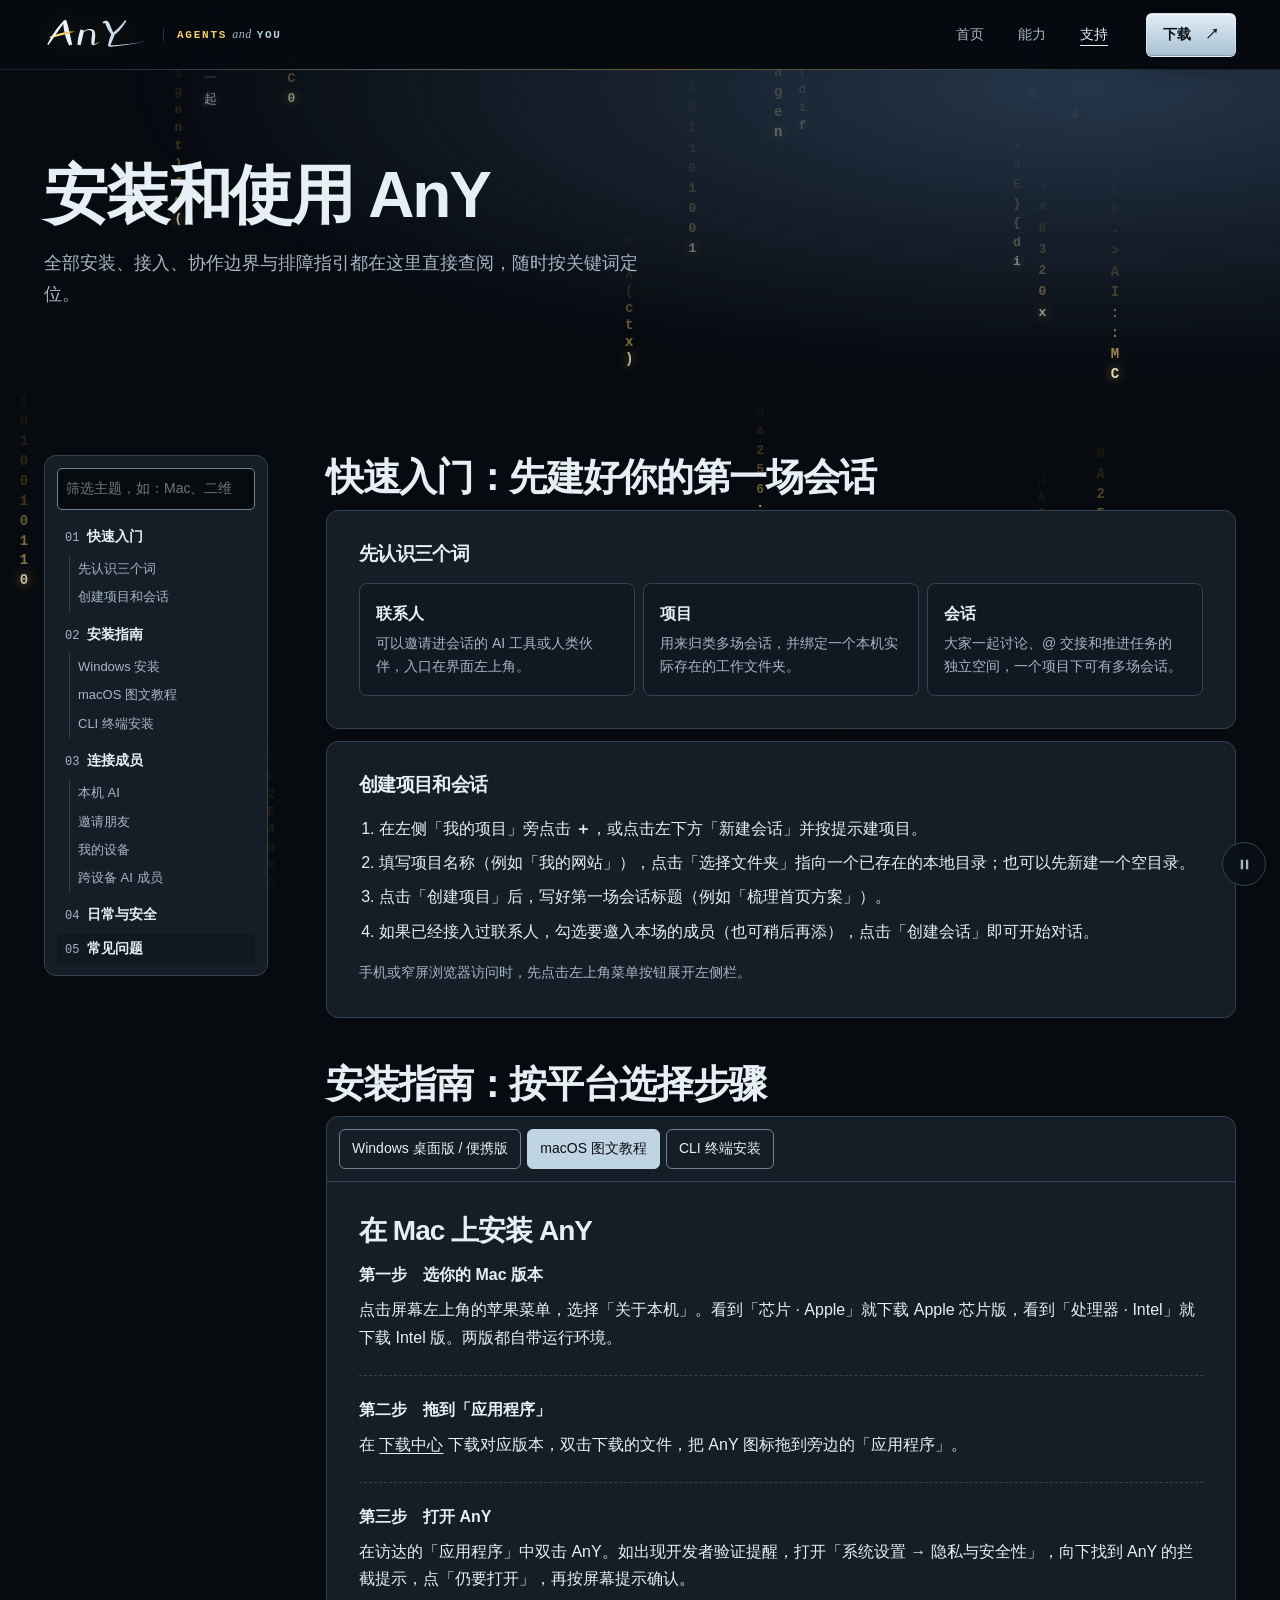
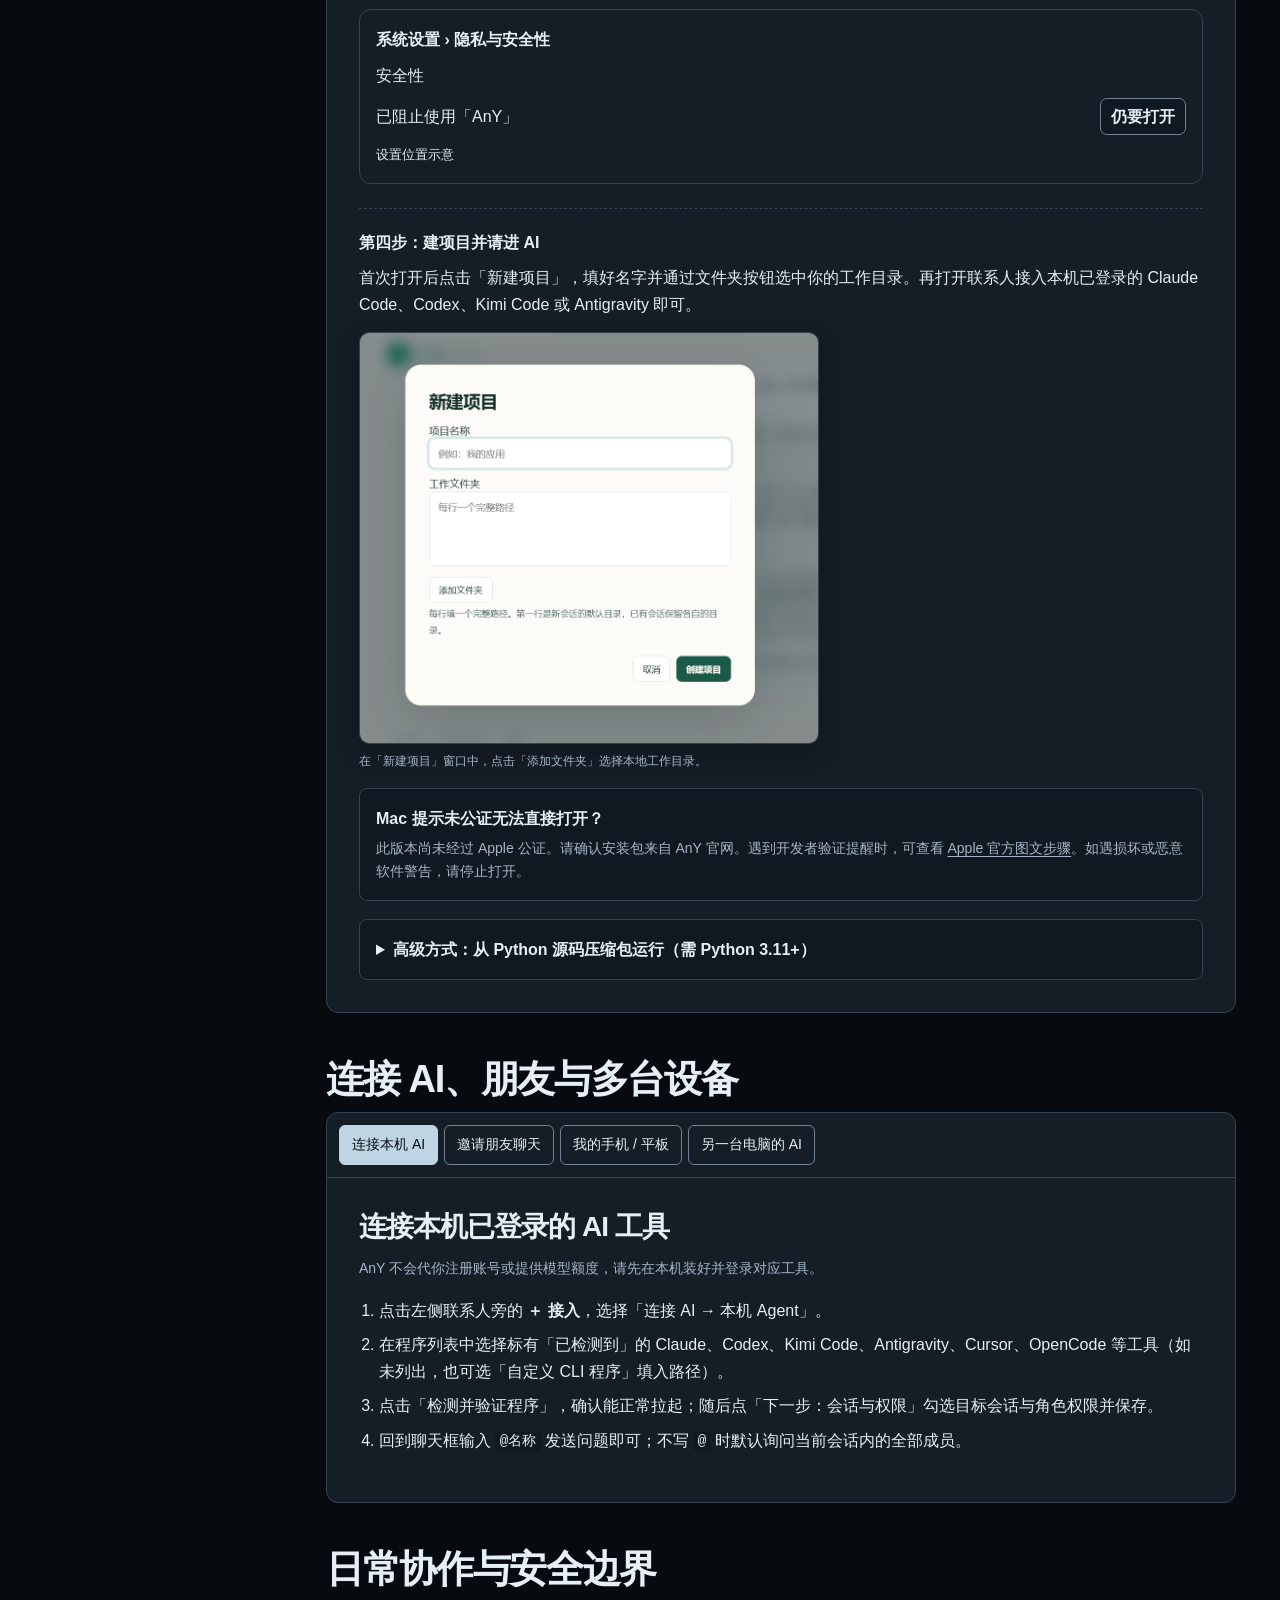
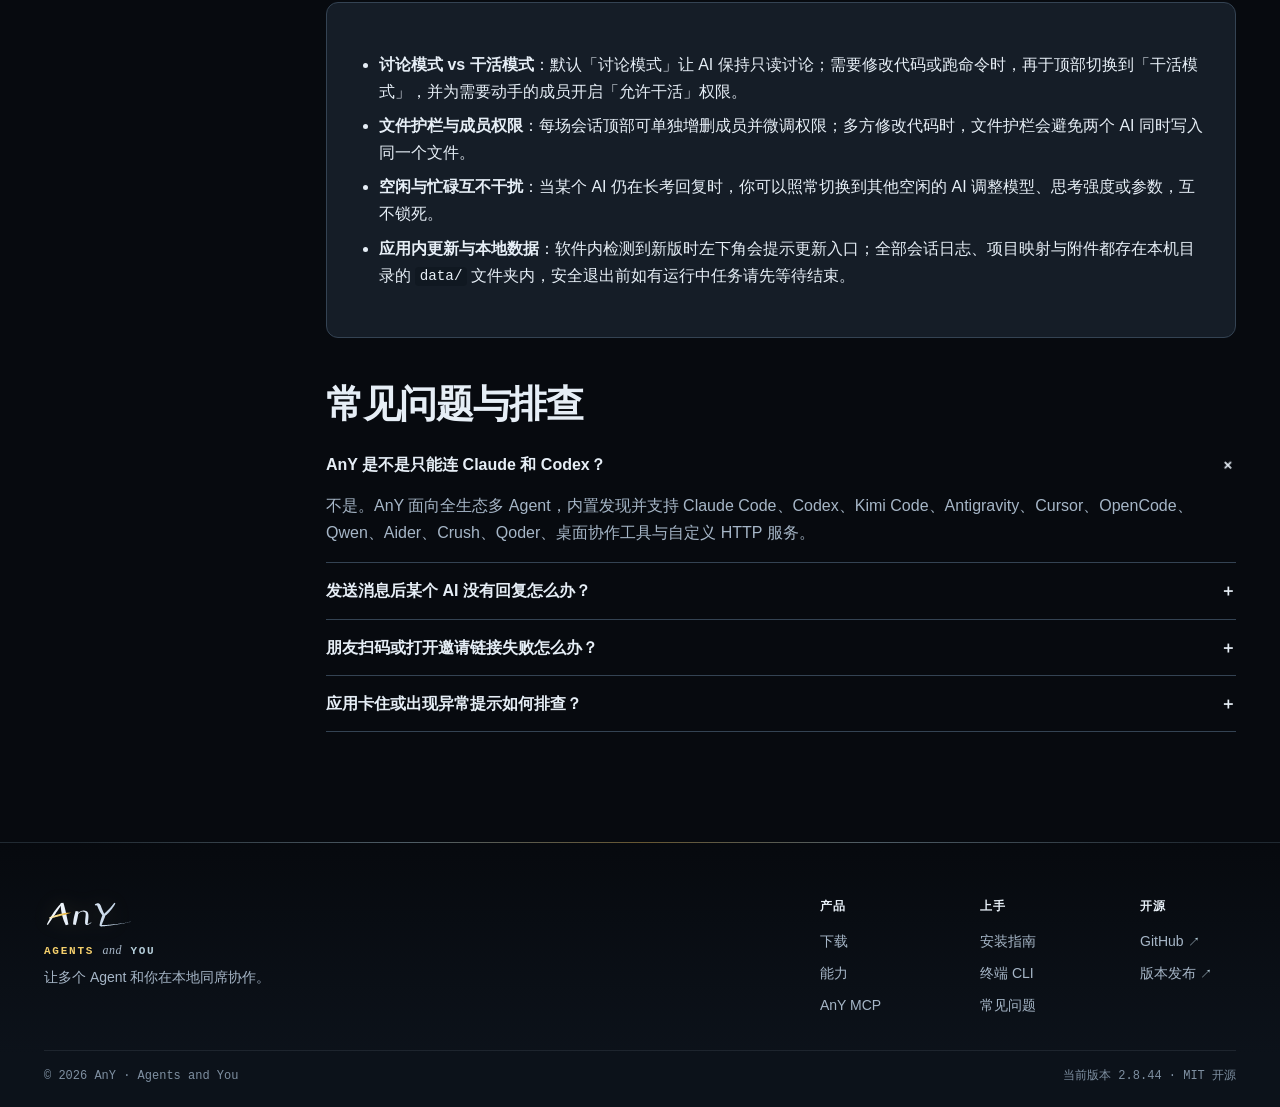
<file: website/macos.html>
<!doctype html>
<html lang="zh-CN">
<head>
  <meta charset="utf-8">
  <meta name="viewport" content="width=device-width, initial-scale=1">
  <meta name="theme-color" content="#070A0F">
  <meta http-equiv="refresh" content="0; url=support.html#install-mac">
  <title>正在前往 Mac 安装教程 · AnY</title>
  <link rel="icon" href="assets/logo.svg?v=t2">
  <link rel="stylesheet" href="style.css?v=2.8.41-polish">
  <script>window.location.replace("support.html#install-mac");</script>
</head>
<body class="page-redirect">
  <main class="wrap redirect-box">
    <img src="assets/logo.svg?v=t2" alt="AnY" width="48" height="48">
    <h1>Mac 安装指南已并入支持中心</h1>
    <p>正在自动跳转至对应章节……如果浏览器未响应，请直接点击下方按钮。</p>
    <a class="button primary" href="support.html#install-mac">前往 Mac 安装指南 <span aria-hidden="true">↗</span></a>
  </main>
</body>
</html>
</file>
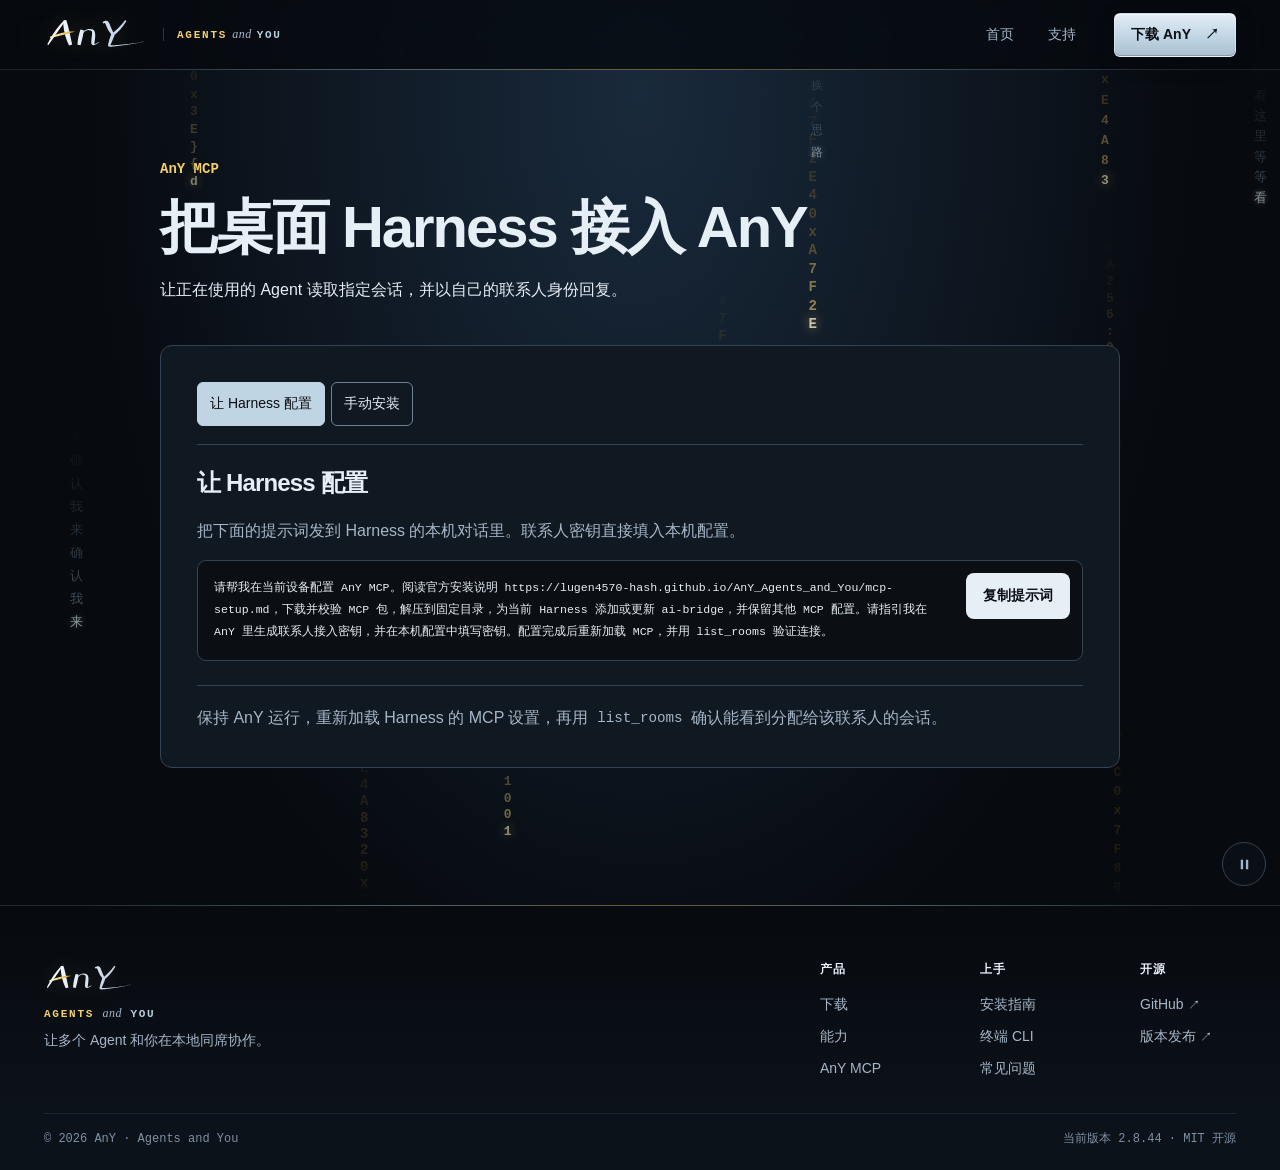
<file: website/mcp.html>
<!doctype html>
<html lang="zh-CN" data-type="software">
<head>
  <meta charset="utf-8">
  <meta name="viewport" content="width=device-width, initial-scale=1">
  <meta name="theme-color" content="#070A0F">
  <meta name="page-type" content="software">
  <meta name="site-kind" content="software">
  <meta name="description" content="下载 AnY MCP，把本机的 Codex、Claude Desktop、Cursor 或其他 Harness 接入 AnY 会话。">
  <meta property="og:title" content="AnY MCP · 连接桌面 Harness">
  <meta property="og:description" content="复制提示词交给 Harness 配置，或下载 AnY MCP 包后手动安装。">
  <meta property="og:image" content="https://lugen4570-hash.github.io/AnY_Agents_and_You/assets/workspace.png">
  <meta name="twitter:card" content="summary_large_image">
  <title>AnY MCP · 连接桌面 Harness</title>
  <link rel="icon" href="assets/logo.svg?v=t2">
  <link rel="stylesheet" href="style.css?v=2.8.41-polish">
  <script src="site.js?v=2.8.41-polish" defer></script>
</head>
<body class="page-mcp">
  <header class="topbar">
    <a class="skip-link" href="#top">跳到正文</a>
    <a class="brand" href="index.html" aria-label="AnY · Agents and You 首页">
      <img class="brand-ink" src="assets/wordmark.svg?v=t2-sig" alt="AnY" width="106" height="38">
      <span class="brand-tagline"><b>Agents</b> <i>and</i> <strong>You</strong></span>
    </a>
    <nav aria-label="主导航">
      <a href="index.html">首页</a>
      <a href="support.html">支持</a>
    </nav>
    <a class="nav-cta" href="download.html#mcp">下载 AnY <i aria-hidden="true">↗</i></a>
  </header>

  <main id="top" class="wrap mcp-page" tabindex="-1" data-mcp-setup>
    <div class="mcp-heading">
      <p class="mcp-name">AnY MCP</p>
      <h1>把桌面 Harness 接入 AnY</h1>
      <p>让正在使用的 Agent 读取指定会话，并以自己的联系人身份回复。</p>
    </div>

    <div class="mcp-setup">
      <div class="mcp-options" data-mcp-controls hidden>
        <div class="platform-picker" role="group" aria-label="配置方式">
          <button type="button" data-mcp-mode="agent" aria-pressed="true" aria-controls="mcp-agent">让 Harness 配置</button>
          <button type="button" data-mcp-mode="manual" aria-pressed="false" aria-controls="mcp-manual">手动安装</button>
        </div>
      </div>

      <section id="mcp-agent" data-mcp-panel="agent" aria-labelledby="mcp-agent-heading">
        <h2 id="mcp-agent-heading">让 Harness 配置</h2>
        <p>把下面的提示词发到 Harness 的本机对话里。联系人密钥直接填入本机配置。</p>
        <div class="cli-card mcp-code">
          <pre tabindex="0"><code data-mcp-prompt>请帮我在当前设备配置 AnY MCP。阅读官方安装说明 https://lugen4570-hash.github.io/AnY_Agents_and_You/mcp-setup.md，下载并校验 MCP 包，解压到固定目录，为当前 Harness 添加或更新 ai-bridge，并保留其他 MCP 配置。请指引我在 AnY 里生成联系人接入密钥，并在本机配置中填写密钥。配置完成后重新加载 MCP，并用 list_rooms 验证连接。</code></pre>
          <button class="copy-command" type="button" data-copy-mcp hidden>复制提示词</button>
        </div>
        <p class="copy-status" role="status" data-mcp-status></p>
      </section>

      <section id="mcp-manual" data-mcp-panel="manual" aria-labelledby="mcp-manual-heading">
        <h2 id="mcp-manual-heading">下载并配置 MCP</h2>
        <p>适用于 Windows、macOS 和 Linux。使用 Python 3.11 或更高版本。</p>
        <div class="mcp-actions">
          <a class="button primary" href="downloads/AnY-MCP.zip" download>下载 AnY MCP ZIP <i aria-hidden="true">↓</i></a>
          <a href="downloads/AnY-MCP.zip.sha256">查看 SHA-256</a>
        </div>
        <ol class="doc-steps">
          <li>将 <code>any-mcp.pyz</code> 解压到固定位置，让 Harness 启动 Python 来运行它。</li>
          <li>在 AnY 选择「添加联系人 → 连接 AI → 其他设备上的 Harness → 通过 MCP 手动参与」，生成配置并分配会话。</li>
          <li>在 Harness 的 MCP 设置中添加 STDIO 服务 <code>ai-bridge</code>，使用完整的 Python 路径和 <code>any-mcp.pyz</code> 路径。把 AnY 给出的地址和密钥填入 <code>AI_BRIDGE_URL</code> 和 <code>AI_BRIDGE_TOKEN</code>。</li>
        </ol>
        <details class="mcp-config">
          <summary>查看配置样例</summary>
          <h3>TOML 配置</h3>
          <pre class="cli-card" tabindex="0"><code>[mcp_servers.ai-bridge]
command = "python"
args = ["/absolute/path/to/any-mcp.pyz"]
env = { AI_BRIDGE_URL = "http://127.0.0.1:8765/mcp", AI_BRIDGE_TOKEN = "你的联系人接入密钥" }</code></pre>
          <h3>JSON 配置</h3>
          <pre class="cli-card" tabindex="0"><code>{
  "mcpServers": {
    "ai-bridge": {
      "command": "python",
      "args": ["/absolute/path/to/any-mcp.pyz"],
      "env": {
        "AI_BRIDGE_URL": "http://127.0.0.1:8765/mcp",
        "AI_BRIDGE_TOKEN": "你的联系人接入密钥"
      }
    }
  }
}</code></pre>
        </details>
        <a href="mcp-setup.md" class="mcp-guide-link" download>下载完整安装说明 ↓</a>
      </section>

      <p class="mcp-check">保持 AnY 运行，重新加载 Harness 的 MCP 设置，再用 <code>list_rooms</code> 确认能看到分配给该联系人的会话。</p>
    </div>
  </main>

  <footer class="footer">
    <div class="wrap footer-inner">
      <div class="footer-brand">
        <img src="assets/wordmark.svg?v=t2-sig" alt="AnY" width="92" height="33" loading="lazy">
        <p><b>Agents</b> <i>and</i> <strong>You</strong></p>
        <span>让多个 Agent 和你在本地同席协作。</span>
      </div>
      <nav class="footer-links" aria-label="页脚导航">
        <div>
          <h2>产品</h2>
          <a href="download.html">下载</a>
          <a href="capabilities.html">能力</a>
          <a href="mcp.html">AnY MCP</a>
        </div>
        <div>
          <h2>上手</h2>
          <a href="support.html#install">安装指南</a>
          <a href="support.html#install-cli">终端 CLI</a>
          <a href="support.html#faq">常见问题</a>
        </div>
        <div>
          <h2>开源</h2>
          <a href="https://github.com/lugen4570-hash/AnY_Agents_and_You" rel="noopener">GitHub <span aria-hidden="true">↗</span></a>
          <a href="https://github.com/lugen4570-hash/AnY_Agents_and_You/releases" rel="noopener">版本发布 <span aria-hidden="true">↗</span></a>
        </div>
      </nav>
    </div>
    <div class="wrap footer-base">
      <span>© 2026 AnY · Agents and You</span>
      <span><span data-site-version>MIT 开源</span></span>
    </div>
  </footer>
</body>
</html>
</file>
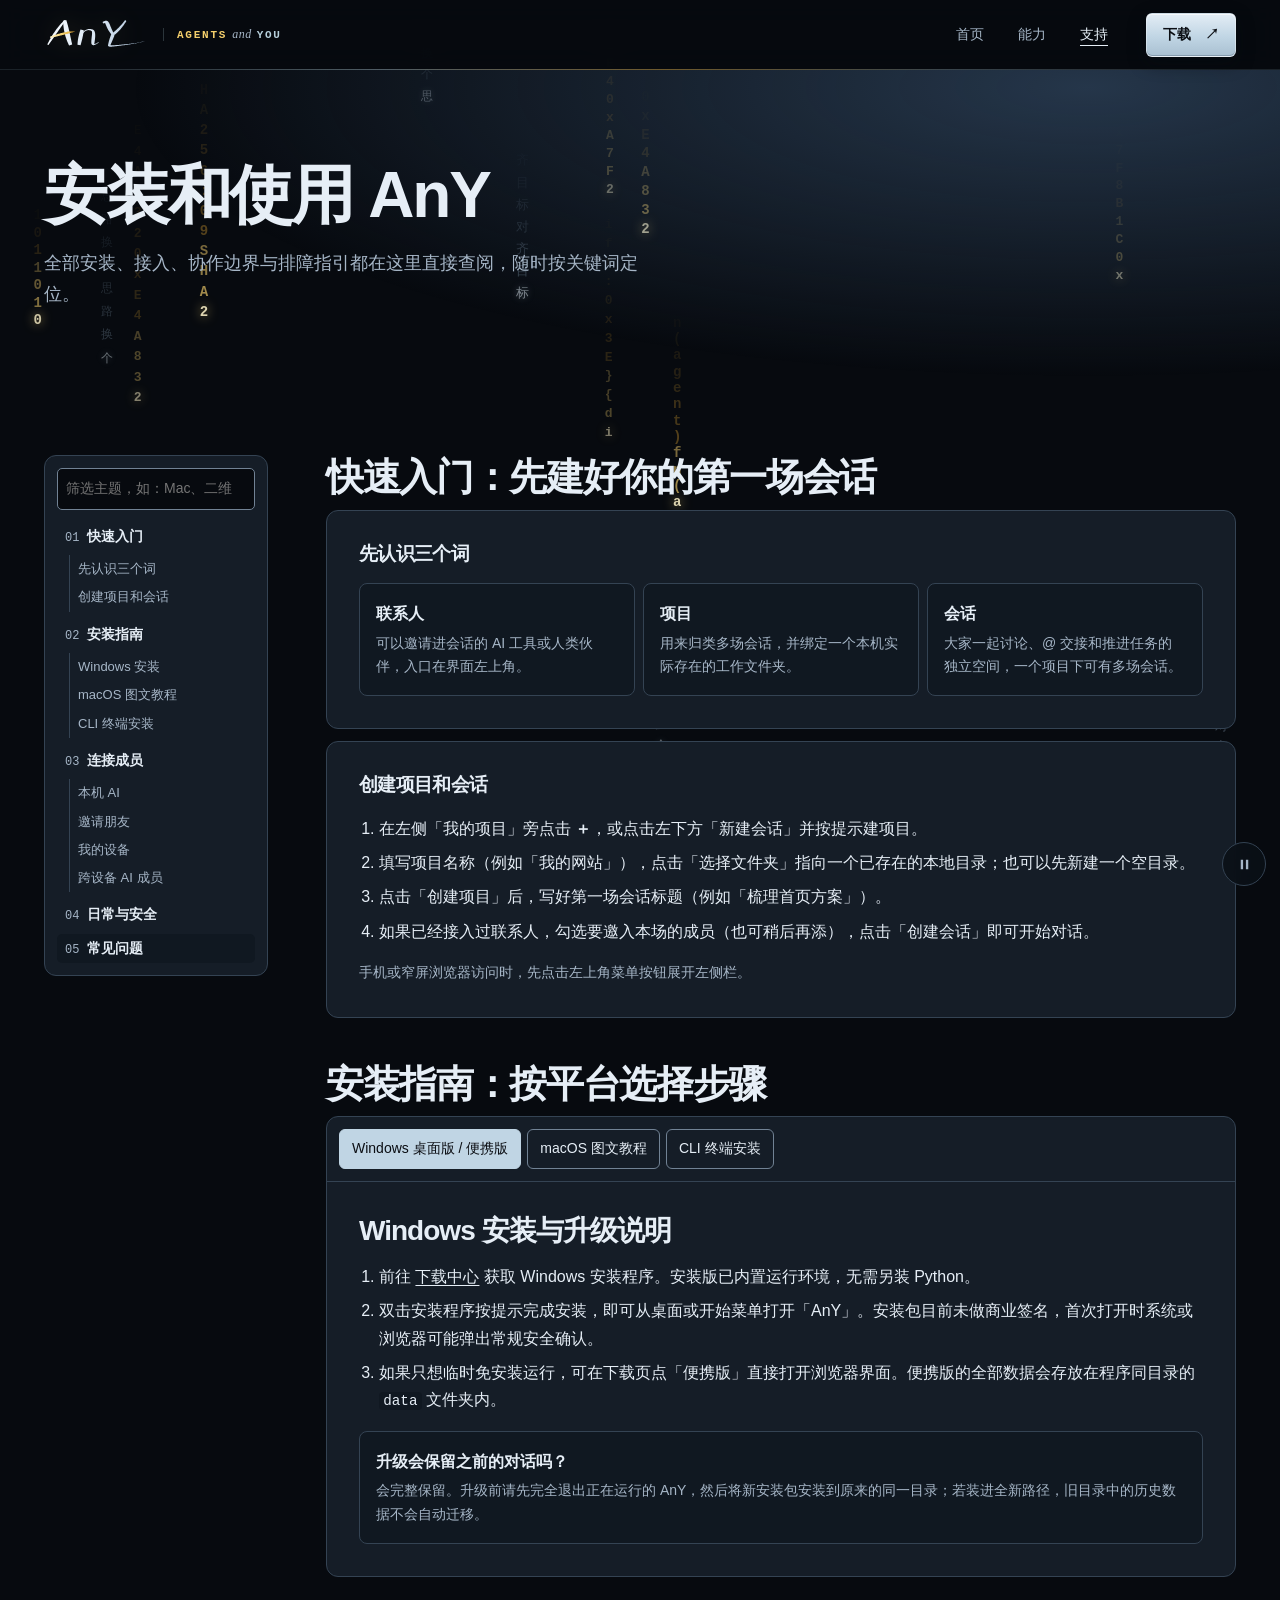
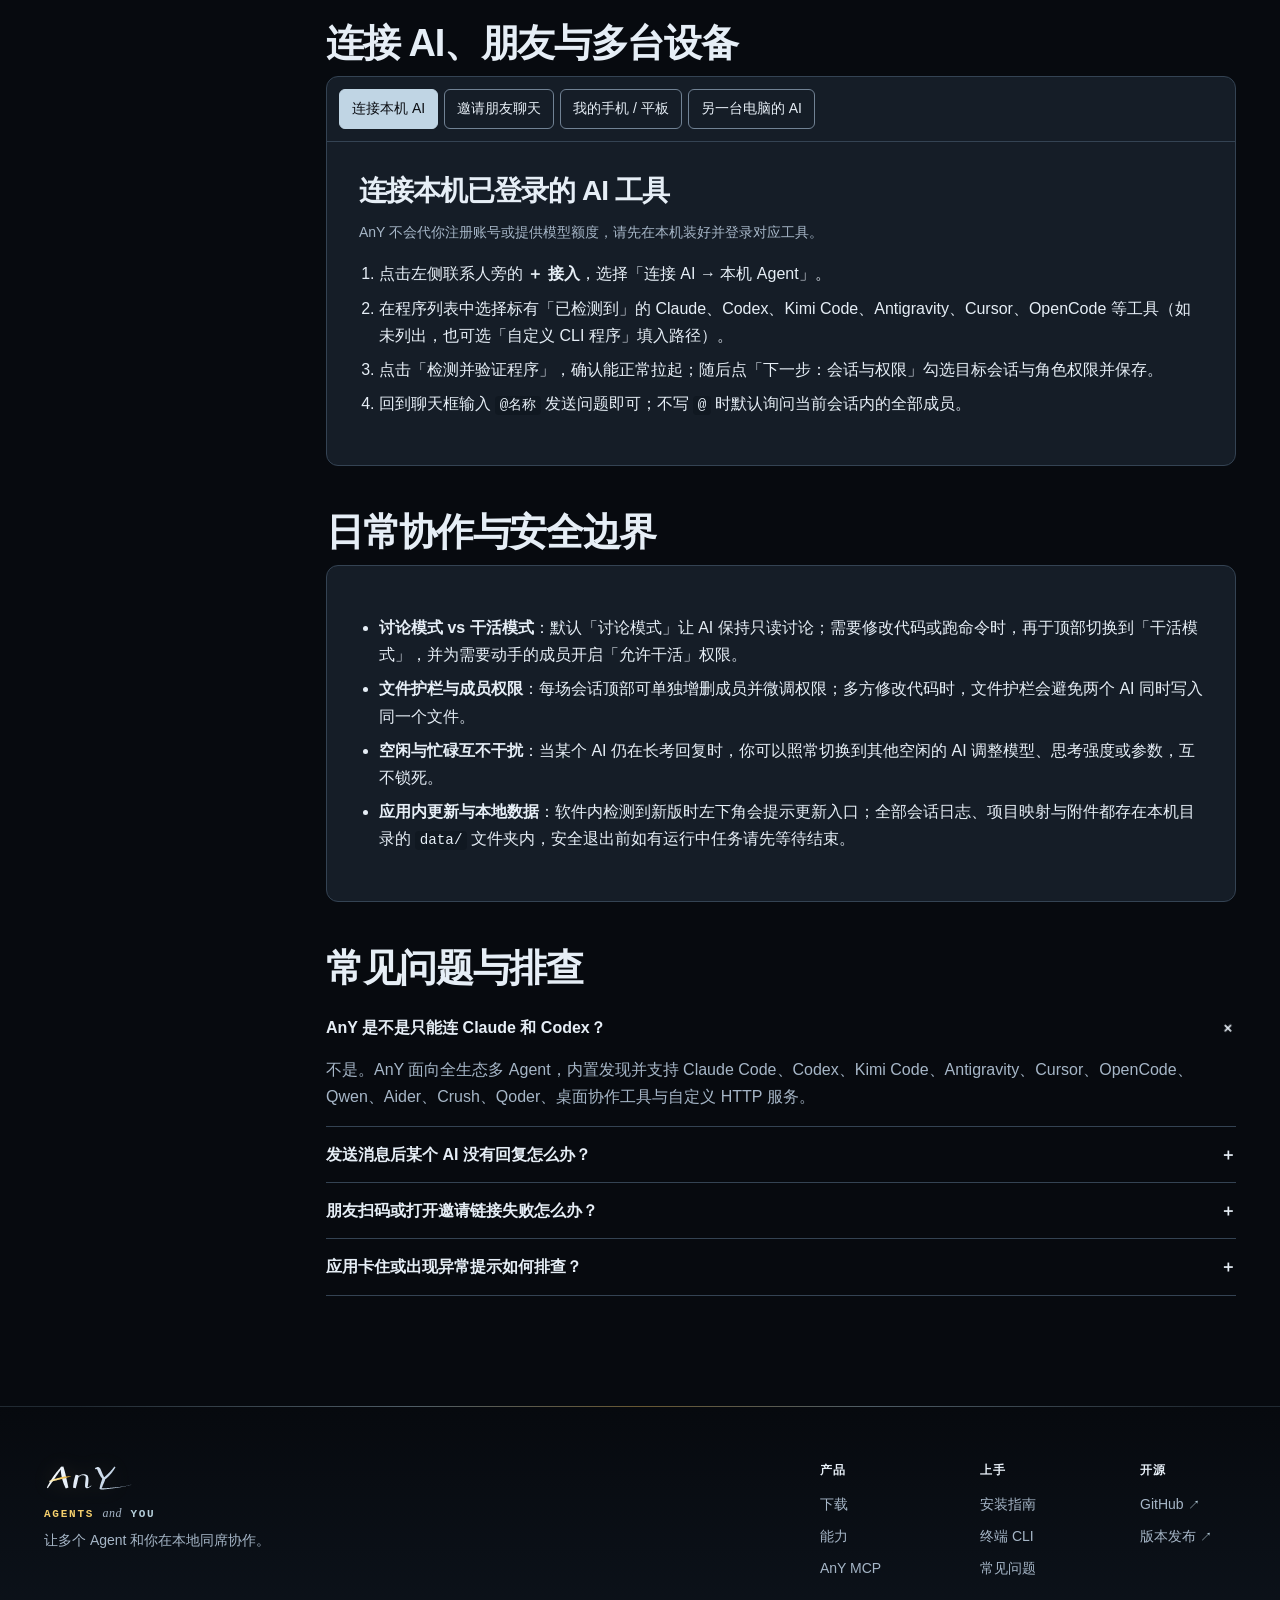
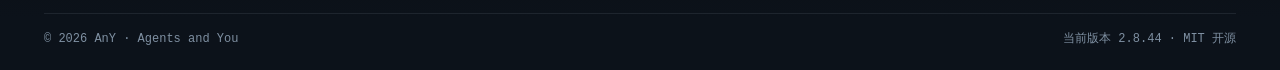
<file: website/support.html>
<!doctype html>
<html lang="zh-CN">
<head>
  <meta charset="utf-8">
  <meta name="viewport" content="width=device-width, initial-scale=1">
  <meta name="theme-color" content="#070A0F">
  <meta name="description" content="AnY 站内支持文档：快速入门、Windows / macOS / CLI 安装指南、多 Agent 与伙伴连接教程及常见问题。">
  <title>文档与支持 · AnY</title>
  <link rel="icon" href="assets/logo.svg?v=t2">
  <link rel="stylesheet" href="style.css?v=2.8.41-polish">
  <script src="site.js?v=2.8.41-polish" defer></script>
</head>
<body class="page-support">
  <header class="topbar">
    <a class="brand" href="index.html" aria-label="AnY · Agents and You 首页">
      <img class="brand-ink" src="assets/wordmark.svg?v=t2-sig" alt="AnY" width="106" height="38">
      <span class="brand-tagline"><b>Agents</b> <i>and</i> <strong>You</strong></span>
    </a>
    <nav aria-label="主导航">
      <a href="index.html">首页</a>
      <a href="capabilities.html">能力</a>
      <a href="support.html" aria-current="page">支持</a>
    </nav>
    <a class="nav-cta" href="download.html"><span>下载</span><i aria-hidden="true">↗</i></a>
  </header>

  <main id="top">
    <section class="sub-hero">
        <div class="wrap sub-hero-inner">
        <h1>安装和使用 AnY</h1>
        <p class="lead">全部安装、接入、协作边界与排障指引都在这里直接查阅，随时按关键词定位。</p>
      </div>
    </section>

    <section class="wrap docs-shell">
      <aside class="docs-sidebar" aria-label="文档目录与搜索">
        <div class="doc-search-box">
          <label class="sr-only" for="docSearchInput">检索文档</label>
          <input id="docSearchInput" type="search" placeholder="筛选主题，如：Mac、二维码、模型…" data-doc-search>
          <small class="doc-search-count" data-doc-search-status></small>
        </div>

        <nav class="doc-nav" data-doc-nav>
          <a href="#getting-started" class="is-active"><span>01</span> 快速入门</a>
          <div class="doc-subnav">
            <a href="#three-words">先认识三个词</a>
            <a href="#first-meeting">创建项目和会话</a>
          </div>

          <a href="#install"><span>02</span> 安装指南</a>
          <div class="doc-subnav">
            <a href="#install-win" data-jump-tab="install-win">Windows 安装</a>
            <a href="#install-mac" data-jump-tab="install-mac">macOS 图文教程</a>
            <a href="#install-cli" data-jump-tab="install-cli">CLI 终端安装</a>
          </div>

          <a href="#connect"><span>03</span> 连接成员</a>
          <div class="doc-subnav">
            <a href="#connect-local" data-jump-tab="connect-local">本机 AI</a>
            <a href="#connect-friend" data-jump-tab="connect-friend">邀请朋友</a>
            <a href="#connect-device" data-jump-tab="connect-device">我的设备</a>
            <a href="#connect-remote" data-jump-tab="connect-remote">跨设备 AI 成员</a>
          </div>

          <a href="#daily"><span>04</span> 日常与安全</a>
          <a href="#faq"><span>05</span> 常见问题</a>
        </nav>
      </aside>

      <div class="docs-content">
        <section class="doc-section" id="getting-started" data-doc-block data-keywords="入门 联系人 项目 会话 快速开始">
          <h2>快速入门：先建好你的第一场会话</h2>

          <article class="doc-card" id="three-words" data-doc-block data-keywords="联系人 项目 会话 概念">
            <h3>先认识三个词</h3>
            <div class="term-grid">
              <div><b>联系人</b><p>可以邀请进会话的 AI 工具或人类伙伴，入口在界面左上角。</p></div>
              <div><b>项目</b><p>用来归类多场会话，并绑定一个本机实际存在的工作文件夹。</p></div>
              <div><b>会话</b><p>大家一起讨论、@ 交接和推进任务的独立空间，一个项目下可有多场会话。</p></div>
            </div>
          </article>

          <article class="doc-card" id="first-meeting" data-doc-block data-keywords="新建项目 工作文件夹 新建会话">
            <h3>创建项目和会话</h3>
            <ol class="doc-steps">
              <li>在左侧「我的项目」旁点击 <b>＋</b>，或点击左下方「新建会话」并按提示建项目。</li>
              <li>填写项目名称（例如「我的网站」），点击「选择文件夹」指向一个已存在的本地目录；也可以先新建一个空目录。</li>
              <li>点击「创建项目」后，写好第一场会话标题（例如「梳理首页方案」）。</li>
              <li>如果已经接入过联系人，勾选要邀入本场的成员（也可稍后再添），点击「创建会话」即可开始对话。</li>
            </ol>
            <p class="doc-note">手机或窄屏浏览器访问时，先点击左上角菜单按钮展开左侧栏。</p>
          </article>
        </section>

        <section class="doc-section" id="install" data-doc-block data-keywords="安装 windows macos cli 便携版 解压 python">
          <h2>安装指南：按平台选择步骤</h2>

          <div class="nested-shell doc-nested" data-nested-group="install">
            <div class="nested-tabs" role="tablist" aria-label="平台安装指南">
              <button type="button" role="tab" aria-selected="true" data-nested-tab="install-win">Windows 桌面版 / 便携版</button>
              <button type="button" role="tab" aria-selected="false" data-nested-tab="install-mac">macOS 图文教程</button>
              <button type="button" role="tab" aria-selected="false" data-nested-tab="install-cli">CLI 终端安装</button>
            </div>

            <div class="nested-panels">
              <article class="nested-panel" id="install-win" data-nested-panel="install-win">
                <h3>Windows 安装与升级说明</h3>
                <ol class="doc-steps">
                  <li>前往 <a href="download.html#windows">下载中心</a> 获取 Windows 安装程序。安装版已内置运行环境，无需另装 Python。</li>
                  <li>双击安装程序按提示完成安装，即可从桌面或开始菜单打开「AnY」。安装包目前未做商业签名，首次打开时系统或浏览器可能弹出常规安全确认。</li>
                  <li>如果只想临时免安装运行，可在下载页点「便携版」直接打开浏览器界面。便携版的全部数据会存放在程序同目录的 <code>data</code> 文件夹内。</li>
                </ol>
                <div class="doc-callout">
                  <b>升级会保留之前的对话吗？</b>
                  <p>会完整保留。升级前请先完全退出正在运行的 AnY，然后将新安装包安装到原来的同一目录；若装进全新路径，旧目录中的历史数据不会自动迁移。</p>
                </div>
              </article>

              <article class="nested-panel" id="install-mac" data-nested-panel="install-mac" hidden>
                <h3>在 Mac 上安装 AnY</h3>
                <div class="mac-doc-flow">
                  <div class="mac-doc-step">
                    <h4>第一步　选你的 Mac 版本</h4>
                    <p>点击屏幕左上角的苹果菜单，选择「关于本机」。看到「芯片 · Apple」就下载 Apple 芯片版，看到「处理器 · Intel」就下载 Intel 版。两版都自带运行环境。</p>
                  </div>

                  <div class="mac-doc-step">
                    <h4>第二步　拖到「应用程序」</h4>
                    <p>在 <a href="download.html#macos">下载中心</a> 下载对应版本，双击下载的文件，把 AnY 图标拖到旁边的「应用程序」。</p>
                  </div>

                  <div class="mac-doc-step">
                    <h4>第三步　打开 AnY</h4>
                    <p>在访达的「应用程序」中双击 AnY。如出现开发者验证提醒，打开「系统设置 → 隐私与安全性」，向下找到 AnY 的拦截提示，点「仍要打开」，再按屏幕提示确认。</p>
                    <div class="mac-security-picture">
                      <b>系统设置 › 隐私与安全性</b>
                      <span>安全性</span>
                      <div><span>已阻止使用「AnY」</span><strong>仍要打开</strong></div>
                      <small>设置位置示意</small>
                    </div>
                  </div>

                  <div class="mac-doc-step">
                    <h4>第四步：建项目并请进 AI</h4>
                    <p>首次打开后点击「新建项目」，填好名字并通过文件夹按钮选中你的工作目录。再打开联系人接入本机已登录的 Claude Code、Codex、Kimi Code 或 Antigravity 即可。</p>
                    <figure class="doc-figure">
                      <img src="assets/macos-new-project.png" alt="AnY 新建项目窗口，工作文件夹输入框下方有「添加文件夹」按钮" width="943" height="844" loading="lazy">
                      <figcaption>在「新建项目」窗口中，点击「添加文件夹」选择本地工作目录。</figcaption>
                    </figure>
                  </div>
                </div>
                <div class="doc-callout">
                  <b>Mac 提示未公证无法直接打开？</b>
                  <p>此版本尚未经过 Apple 公证。请确认安装包来自 AnY 官网。遇到开发者验证提醒时，可查看 <a href="https://support.apple.com/zh-cn/102445" target="_blank" rel="noopener noreferrer">Apple 官方图文步骤</a>。如遇损坏或恶意软件警告，请停止打开。</p>
                </div>
                <details class="doc-callout">
                  <summary><b>高级方式：从 Python 源码压缩包运行（需 Python 3.11+）</b></summary>
                  <p>在 <a href="download.html#macos">下载中心</a> 选择「高级：Python 源码包」下载解压后，双击其中的 <code>启动 AnY.command</code>（浏览器版）或 <code>构建 AnY 桌面版.command</code>。</p>
                </details>
              </article>

              <article class="nested-panel" id="install-cli" data-nested-panel="install-cli" hidden>
                <h3>CLI 终端客户端安装与常用指令</h3>
                <ol class="doc-steps">
                  <li>前往 <a href="download.html#cli">下载中心 · CLI 终端</a>，选择系统并复制一行安装命令：macOS / Linux 在终端执行 <code>curl ... | bash</code>，Windows PowerShell 执行 <code>irm ... | iex</code>，Windows CMD 执行 <code>powershell -NoProfile -ExecutionPolicy Bypass -Command "irm ... | iex"</code>。</li>
                  <li>若本机尚未安装 Python 3.11+，安装脚本会自动配置独立 Python 运行环境并完成安装；装好后会自动进入终端界面，并把 <code>any</code> 加入常用命令目录方便下次直接输入 <code>any</code> 启动。</li>
                </ol>
                <div class="doc-callout">
                  <b>CLI 里顺手的快捷键与指令</b>
                  <p>终端内支持用 <code>@名称</code> 自动补全成员、按 <code>Ctrl+R</code> 检索历史会话、用 <code>/debate</code> 发起多轮论道（<code>/debate-finish</code> 随时总结收尾）、用 <code>/model</code> 调整成员模型，以及在支持原生交接的工具上使用 <code>/handoff</code> 与 <code>/return</code>。</p>
                </div>
              </article>
            </div>
          </div>
        </section>

        <section class="doc-section" id="connect" data-doc-block data-keywords="接入 ai 朋友 手机 二维码 设备 跨设备">
          <h2>连接 AI、朋友与多台设备</h2>

          <div class="nested-shell doc-nested" data-nested-group="connect-guide">
            <div class="nested-tabs" role="tablist" aria-label="成员接入方式指南">
              <button type="button" role="tab" aria-selected="true" data-nested-tab="connect-local">连接本机 AI</button>
              <button type="button" role="tab" aria-selected="false" data-nested-tab="connect-friend">邀请朋友聊天</button>
              <button type="button" role="tab" aria-selected="false" data-nested-tab="connect-device">我的手机 / 平板</button>
              <button type="button" role="tab" aria-selected="false" data-nested-tab="connect-remote">另一台电脑的 AI</button>
            </div>

            <div class="nested-panels">
              <article class="nested-panel" id="connect-local" data-nested-panel="connect-local">
                <h3>连接本机已登录的 AI 工具</h3>
                <p class="doc-note">AnY 不会代你注册账号或提供模型额度，请先在本机装好并登录对应工具。</p>
                <ol class="doc-steps">
                  <li>点击左侧联系人旁的 <b>＋ 接入</b>，选择「连接 AI → 本机 Agent」。</li>
                  <li>在程序列表中选择标有「已检测到」的 Claude、Codex、Kimi Code、Antigravity、Cursor、OpenCode 等工具（如未列出，也可选「自定义 CLI 程序」填入路径）。</li>
                  <li>点击「检测并验证程序」，确认能正常拉起；随后点「下一步：会话与权限」勾选目标会话与角色权限并保存。</li>
                  <li>回到聊天框输入 <code>@名称</code> 发送问题即可；不写 <code>@</code> 时默认询问当前会话内的全部成员。</li>
                </ol>
              </article>

              <article class="nested-panel" id="connect-friend" data-nested-panel="connect-friend" hidden>
                <h3>邀请其他人加入单场会话</h3>
                <ol class="doc-steps">
                  <li>点击 <b>＋ 接入 → 邀请其他人</b>，选择要开放的那一场会话并核对读写与发言权限。</li>
                  <li>确认「邀请地址」填写的是对方设备也能打开的网址：同在一个 Wi-Fi 时优先选用展示的局域网地址；<code>127.0.0.1</code> 仅限本机访问，别人手机打不开。</li>
                  <li>点击「生成邀请」，将链接或二维码发给信任的伙伴，对方浏览器打开即可加入这场会话。</li>
                </ol>
              </article>

              <article class="nested-panel" id="connect-device" data-nested-panel="connect-device" hidden>
                <h3>在自己的手机或第二台电脑上操作</h3>
                <ol class="doc-steps">
                  <li>如果你希望用自己的另一台设备以主持人身份查看全部项目，请点 <b>＋ 接入 → 我的设备</b>。</li>
                  <li>填写设备备注名与可达访问地址，点击「生成设备接入码」。接入码仅在 10 分钟内一次性有效，扫码后即可在设备上同步操作，也可随时在该列表撤销设备。</li>
                  <li>注意不要把「我的设备」接入码转发给别人；邀请朋友请使用「邀请其他人」。</li>
                </ol>
              </article>

              <article class="nested-panel" id="connect-remote" data-nested-panel="connect-remote" hidden>
                <h3>让另一台电脑上的 AI Harness 参会</h3>
                <ol class="doc-steps">
                  <li>点击 <b>＋ 接入 → 连接 AI → 其他设备上的 Harness</b>，填写名称、开启自动接单回复并核对可达地址。</li>
                  <li>生成连接配置与轻量「成员连接端」压缩包，通过可信渠道交给对方电脑（配置文件含鉴权密钥，切勿公开传阅）。</li>
                  <li>对方解压后启动（Windows 运行 <code>start-member.bat</code>；Mac 需 Python 3.11 与 Tk 并运行 <code>start-member.command</code>），导入配置并选好那台电脑上的 AI 与目录即可进入自动响应状态。</li>
                </ol>
              </article>
            </div>
          </div>
        </section>

        <section class="doc-section" id="daily" data-doc-block data-keywords="日常使用 讨论模式 干活模式 权限 删除 退出 更新 数据 目录">
          <h2>日常协作与安全边界</h2>

          <article class="doc-card">
            <ul class="construct-list">
              <li><b>讨论模式 vs 干活模式</b>：默认「讨论模式」让 AI 保持只读讨论；需要修改代码或跑命令时，再于顶部切换到「干活模式」，并为需要动手的成员开启「允许干活」权限。</li>
              <li><b>文件护栏与成员权限</b>：每场会话顶部可单独增删成员并微调权限；多方修改代码时，文件护栏会避免两个 AI 同时写入同一个文件。</li>
              <li><b>空闲与忙碌互不干扰</b>：当某个 AI 仍在长考回复时，你可以照常切换到其他空闲的 AI 调整模型、思考强度或参数，互不锁死。</li>
              <li><b>应用内更新与本地数据</b>：软件内检测到新版时左下角会提示更新入口；全部会话日志、项目映射与附件都存在本机目录的 <code>data/</code> 文件夹内，安全退出前如有运行中任务请先等待结束。</li>
            </ul>
          </article>
        </section>

        <section class="doc-section" id="faq" data-doc-block data-keywords="常见问题 排障 不回复 打开失败 更新 卡住 日志">
          <h2>常见问题与排查</h2>

          <div class="faq-list docs-faq">
            <details open data-doc-block data-keywords="只支持 claude codex">
              <summary>AnY 是不是只能连 Claude 和 Codex？<span aria-hidden="true">＋</span></summary>
              <p>不是。AnY 面向全生态多 Agent，内置发现并支持 Claude Code、Codex、Kimi Code、Antigravity、Cursor、OpenCode、Qwen、Aider、Crush、Qoder、桌面协作工具与自定义 HTTP 服务。</p>
            </details>
            <details data-doc-block data-keywords="ai 没有回复 不回复">
              <summary>发送消息后某个 AI 没有回复怎么办？<span aria-hidden="true">＋</span></summary>
              <p>先确认它已被勾选进当前会话的「成员与权限」，并且输入时用的 <code>@名称</code> 与联系人列表一致；再到它自己的原始终端或客户端确认账号登录态与可用额度正常。跨电脑接入的成员，请确认对方的连接端正显示已连接。</p>
            </details>
            <details data-doc-block data-keywords="朋友 打开失败 二维码 局域网">
              <summary>朋友扫码或打开邀请链接失败怎么办？<span aria-hidden="true">＋</span></summary>
              <p>请确认你的 AnY 窗口仍在运行、邀请未到期，且生成的地址不是 <code>127.0.0.1</code>。同一 Wi-Fi 下留意本机系统防火墙是否放行访问；若不在同一网络，需填写双方网络均可达的访问地址。</p>
            </details>
            <details data-doc-block data-keywords="卡住 日志 报错 any.log cojam.log">
              <summary>应用卡住或出现异常提示如何排查？<span aria-hidden="true">＋</span></summary>
              <p>先完整退出 AnY 后重新启动；如果现象重复发生，可查看软件数据目录下 <code>data/any.log</code> 记录的上下文（对外分享日志前请注意先检查并脱敏私人目录与对话内容）。</p>
            </details>
          </div>
        </section>
      </div>
    </section>
  </main>

  <footer class="footer">
    <div class="wrap footer-inner">
      <div class="footer-brand">
        <img src="assets/wordmark.svg?v=t2-sig" alt="AnY" width="92" height="33" loading="lazy">
        <p><b>Agents</b> <i>and</i> <strong>You</strong></p>
        <span>让多个 Agent 和你在本地同席协作。</span>
      </div>
      <nav class="footer-links" aria-label="页脚导航">
        <div>
          <h2>产品</h2>
          <a href="download.html">下载</a>
          <a href="capabilities.html">能力</a>
          <a href="mcp.html">AnY MCP</a>
        </div>
        <div>
          <h2>上手</h2>
          <a href="support.html#install">安装指南</a>
          <a href="support.html#install-cli">终端 CLI</a>
          <a href="support.html#faq">常见问题</a>
        </div>
        <div>
          <h2>开源</h2>
          <a href="https://github.com/lugen4570-hash/AnY_Agents_and_You" rel="noopener">GitHub <span aria-hidden="true">↗</span></a>
          <a href="https://github.com/lugen4570-hash/AnY_Agents_and_You/releases" rel="noopener">版本发布 <span aria-hidden="true">↗</span></a>
        </div>
      </nav>
    </div>
    <div class="wrap footer-base">
      <span>© 2026 AnY · Agents and You</span>
      <span><span data-site-version>MIT 开源</span></span>
    </div>
  </footer>
</body>
</html>
</file>
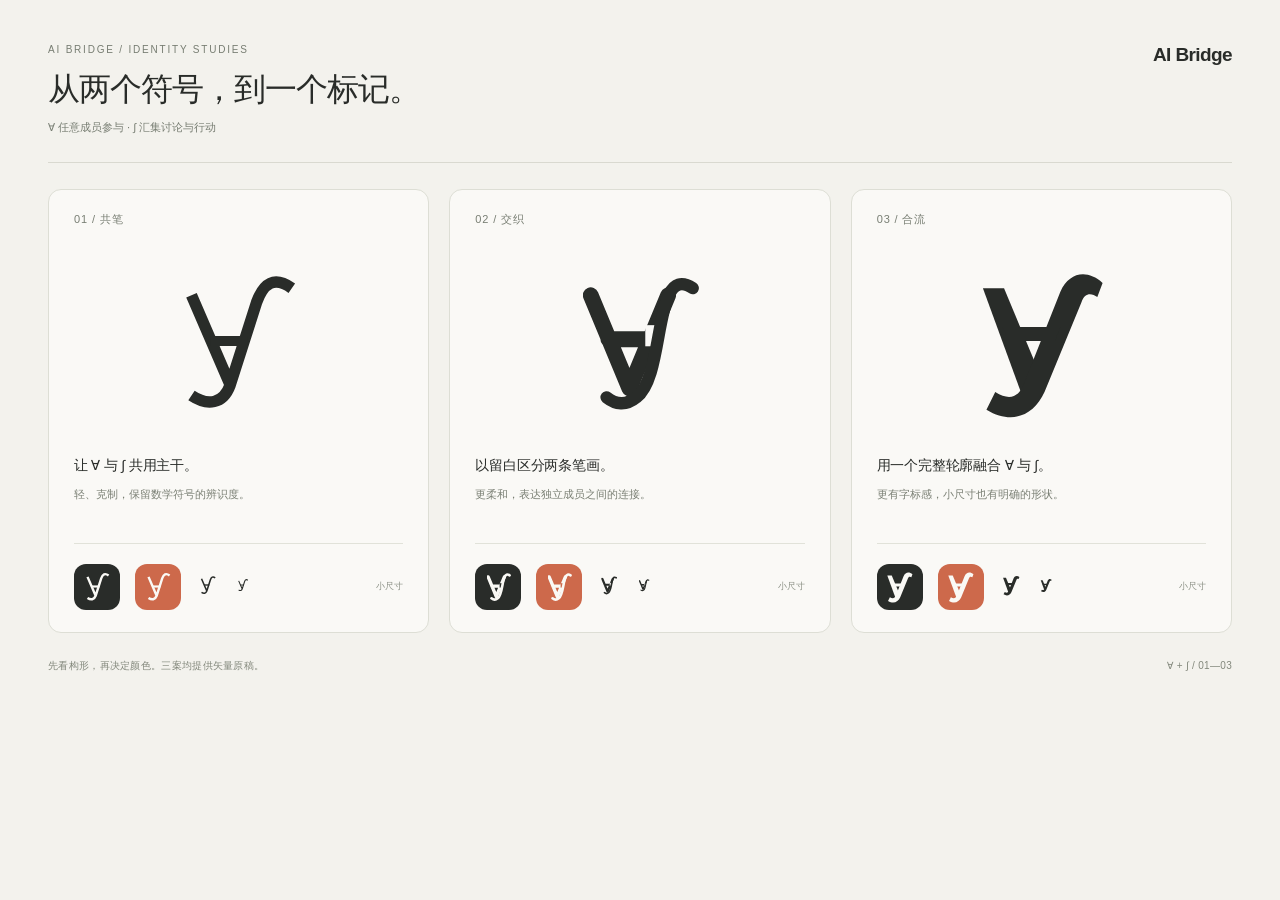
<file: design/brand/logo-studies.html>
<!doctype html><html lang="zh-CN"><meta charset="utf-8"><title>AI Bridge / Logo studies</title><style>
*{box-sizing:border-box}body{margin:0;background:#f3f2ed;color:#292c29;font-family:"Segoe UI","Microsoft YaHei",sans-serif;padding:44px 48px}header{display:flex;justify-content:space-between;align-items:flex-start;border-bottom:1px solid #d9d9d0;padding-bottom:24px}.brand{font-size:19px;font-weight:600;letter-spacing:-.6px}.eyebrow{font-size:10px;letter-spacing:.18em;color:#777d72;margin-bottom:13px}h1{font-size:32px;letter-spacing:-1px;font-weight:500;line-height:1.35;margin:0}header p{font-size:11px;color:#777d72;line-height:1.8;margin:7px 0 0}main{display:grid;grid-template-columns:1fr 1fr 1fr;gap:20px;padding-top:26px}article{background:#faf9f6;border:1px solid #ddded5;border-radius:13px;padding:22px 25px}.cap{font-size:11px;letter-spacing:.08em;color:#787e73}.hero{height:228px;display:flex;align-items:center;justify-content:center}.hero svg{width:176px;height:176px}h2{font-size:14px;font-weight:500;margin:2px 0 10px;letter-spacing:-.2px}article p{font-size:11px;line-height:1.8;color:#7b8075;min-height:40px;margin:0}.samples{border-top:1px solid #e1e2d9;display:flex;align-items:center;gap:15px;padding-top:20px;margin-top:18px}.mini{width:46px;height:46px;border-radius:12px;display:grid;place-items:center}.mini svg{width:37px;height:37px}.inverse{background:#292c29}.color{background:#cd694b}.small svg{width:24px;height:24px}.tiny svg{width:16px;height:16px}.samples span{font-size:9px;color:#8b9085;margin-left:auto}footer{font-size:10px;color:#83887c;display:flex;justify-content:space-between;margin-top:26px;letter-spacing:.03em}
</style><header><div><div class="eyebrow">AI BRIDGE / IDENTITY STUDIES</div><h1>从两个符号，到一个标记。</h1><p>∀ 任意成员参与 · ∫ 汇集讨论与行动</p></div><div class="brand">AI Bridge</div></header><main><article><div class="cap">01 / 共笔</div><div class="hero"><svg xmlns="http://www.w3.org/2000/svg" viewBox="0 0 100 100" style="color:#292c29"><title>AI Bridge / 01 / 共笔</title><g fill="none" stroke="currentColor" stroke-width="6.5" stroke-linejoin="miter"><path d="M23 24 45 75M80 20C70 13 64 17 60 28L45 75C41 86 32 87 23 81"/><path d="M34 50H55" stroke-width="5.8"/></g></svg></div><h2>让 ∀ 与 ∫ 共用主干。</h2><p>轻、克制，保留数学符号的辨识度。</p><div class="samples"><div class="mini inverse"><svg xmlns="http://www.w3.org/2000/svg" viewBox="0 0 100 100" style="color:#faf9f5"><title>AI Bridge / 01 / 共笔</title><g fill="none" stroke="currentColor" stroke-width="6.5" stroke-linejoin="miter"><path d="M23 24 45 75M80 20C70 13 64 17 60 28L45 75C41 86 32 87 23 81"/><path d="M34 50H55" stroke-width="5.8"/></g></svg></div><div class="mini color"><svg xmlns="http://www.w3.org/2000/svg" viewBox="0 0 100 100" style="color:#faf9f5"><title>AI Bridge / 01 / 共笔</title><g fill="none" stroke="currentColor" stroke-width="6.5" stroke-linejoin="miter"><path d="M23 24 45 75M80 20C70 13 64 17 60 28L45 75C41 86 32 87 23 81"/><path d="M34 50H55" stroke-width="5.8"/></g></svg></div><div class="small"><svg xmlns="http://www.w3.org/2000/svg" viewBox="0 0 100 100" style="color:#292c29"><title>AI Bridge / 01 / 共笔</title><g fill="none" stroke="currentColor" stroke-width="6.5" stroke-linejoin="miter"><path d="M23 24 45 75M80 20C70 13 64 17 60 28L45 75C41 86 32 87 23 81"/><path d="M34 50H55" stroke-width="5.8"/></g></svg></div><div class="tiny"><svg xmlns="http://www.w3.org/2000/svg" viewBox="0 0 100 100" style="color:#292c29"><title>AI Bridge / 01 / 共笔</title><g fill="none" stroke="currentColor" stroke-width="6.5" stroke-linejoin="miter"><path d="M23 24 45 75M80 20C70 13 64 17 60 28L45 75C41 86 32 87 23 81"/><path d="M34 50H55" stroke-width="5.8"/></g></svg></div><span>小尺寸</span></div></article><article><div class="cap">02 / 交织</div><div class="hero"><svg xmlns="http://www.w3.org/2000/svg" viewBox="0 0 100 100" style="color:#292c29"><title>AI Bridge / 02 / 交织</title><defs><mask id="weave"><rect width="100" height="100" fill="white"/><path d="M53 47 60 47" stroke="black" stroke-width="12"/></mask></defs><g fill="none" stroke="currentColor" stroke-linecap="round" stroke-linejoin="round"><path d="M22 24 44 77 66 24M32 49H56" stroke-width="9" mask="url(#weave)"/><path d="M80 20C57 5 65 69 48 82C42 87 36 86 31 82" stroke-width="7"/></g></svg></div><h2>以留白区分两条笔画。</h2><p>更柔和，表达独立成员之间的连接。</p><div class="samples"><div class="mini inverse"><svg xmlns="http://www.w3.org/2000/svg" viewBox="0 0 100 100" style="color:#faf9f5"><title>AI Bridge / 02 / 交织</title><defs><mask id="weave"><rect width="100" height="100" fill="white"/><path d="M53 47 60 47" stroke="black" stroke-width="12"/></mask></defs><g fill="none" stroke="currentColor" stroke-linecap="round" stroke-linejoin="round"><path d="M22 24 44 77 66 24M32 49H56" stroke-width="9" mask="url(#weave)"/><path d="M80 20C57 5 65 69 48 82C42 87 36 86 31 82" stroke-width="7"/></g></svg></div><div class="mini color"><svg xmlns="http://www.w3.org/2000/svg" viewBox="0 0 100 100" style="color:#faf9f5"><title>AI Bridge / 02 / 交织</title><defs><mask id="weave"><rect width="100" height="100" fill="white"/><path d="M53 47 60 47" stroke="black" stroke-width="12"/></mask></defs><g fill="none" stroke="currentColor" stroke-linecap="round" stroke-linejoin="round"><path d="M22 24 44 77 66 24M32 49H56" stroke-width="9" mask="url(#weave)"/><path d="M80 20C57 5 65 69 48 82C42 87 36 86 31 82" stroke-width="7"/></g></svg></div><div class="small"><svg xmlns="http://www.w3.org/2000/svg" viewBox="0 0 100 100" style="color:#292c29"><title>AI Bridge / 02 / 交织</title><defs><mask id="weave"><rect width="100" height="100" fill="white"/><path d="M53 47 60 47" stroke="black" stroke-width="12"/></mask></defs><g fill="none" stroke="currentColor" stroke-linecap="round" stroke-linejoin="round"><path d="M22 24 44 77 66 24M32 49H56" stroke-width="9" mask="url(#weave)"/><path d="M80 20C57 5 65 69 48 82C42 87 36 86 31 82" stroke-width="7"/></g></svg></div><div class="tiny"><svg xmlns="http://www.w3.org/2000/svg" viewBox="0 0 100 100" style="color:#292c29"><title>AI Bridge / 02 / 交织</title><defs><mask id="weave"><rect width="100" height="100" fill="white"/><path d="M53 47 60 47" stroke="black" stroke-width="12"/></mask></defs><g fill="none" stroke="currentColor" stroke-linecap="round" stroke-linejoin="round"><path d="M22 24 44 77 66 24M32 49H56" stroke-width="9" mask="url(#weave)"/><path d="M80 20C57 5 65 69 48 82C42 87 36 86 31 82" stroke-width="7"/></g></svg></div><span>小尺寸</span></div></article><article><div class="cap">03 / 合流</div><div class="hero"><svg xmlns="http://www.w3.org/2000/svg" viewBox="0 0 100 100" style="color:#292c29"><title>AI Bridge / 03 / 合流</title><g fill="currentColor"><path d="M17 20H29L49 68 40 83Z"/><path d="M85 17C76 9 66 11 61 22L40 75C37 82 32 84 24 79L19 89C34 98 46 92 52 79L73 28C75 22 79 23 82 25Z"/><path d="M28 42H61L58 50H32Z"/></g></svg></div><h2>用一个完整轮廓融合 ∀ 与 ∫。</h2><p>更有字标感，小尺寸也有明确的形状。</p><div class="samples"><div class="mini inverse"><svg xmlns="http://www.w3.org/2000/svg" viewBox="0 0 100 100" style="color:#faf9f5"><title>AI Bridge / 03 / 合流</title><g fill="currentColor"><path d="M17 20H29L49 68 40 83Z"/><path d="M85 17C76 9 66 11 61 22L40 75C37 82 32 84 24 79L19 89C34 98 46 92 52 79L73 28C75 22 79 23 82 25Z"/><path d="M28 42H61L58 50H32Z"/></g></svg></div><div class="mini color"><svg xmlns="http://www.w3.org/2000/svg" viewBox="0 0 100 100" style="color:#faf9f5"><title>AI Bridge / 03 / 合流</title><g fill="currentColor"><path d="M17 20H29L49 68 40 83Z"/><path d="M85 17C76 9 66 11 61 22L40 75C37 82 32 84 24 79L19 89C34 98 46 92 52 79L73 28C75 22 79 23 82 25Z"/><path d="M28 42H61L58 50H32Z"/></g></svg></div><div class="small"><svg xmlns="http://www.w3.org/2000/svg" viewBox="0 0 100 100" style="color:#292c29"><title>AI Bridge / 03 / 合流</title><g fill="currentColor"><path d="M17 20H29L49 68 40 83Z"/><path d="M85 17C76 9 66 11 61 22L40 75C37 82 32 84 24 79L19 89C34 98 46 92 52 79L73 28C75 22 79 23 82 25Z"/><path d="M28 42H61L58 50H32Z"/></g></svg></div><div class="tiny"><svg xmlns="http://www.w3.org/2000/svg" viewBox="0 0 100 100" style="color:#292c29"><title>AI Bridge / 03 / 合流</title><g fill="currentColor"><path d="M17 20H29L49 68 40 83Z"/><path d="M85 17C76 9 66 11 61 22L40 75C37 82 32 84 24 79L19 89C34 98 46 92 52 79L73 28C75 22 79 23 82 25Z"/><path d="M28 42H61L58 50H32Z"/></g></svg></div><span>小尺寸</span></div></article></main><footer><span>先看构形，再决定颜色。三案均提供矢量原稿。</span><span>∀ + ∫ / 01—03</span></footer></html>
</file>
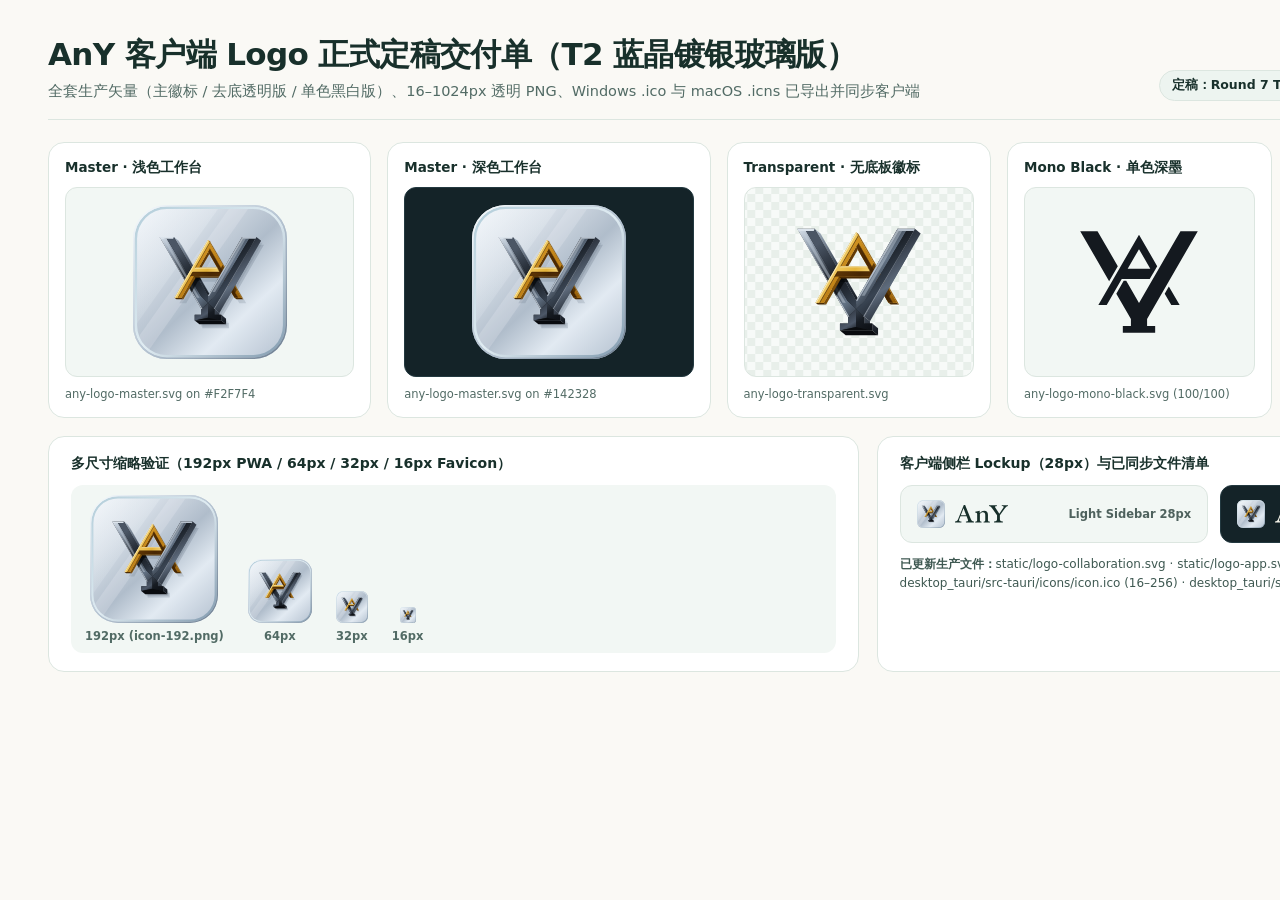
<file: design/brand/any-logo-t2/delivery-sheet.html>
<!DOCTYPE html>
<html lang="zh-CN">
<head>
<meta charset="utf-8"/>
<title>AnY T2 Final Delivery Sheet</title>
<style>

*{box-sizing:border-box;margin:0;padding:0}
body{
  background:#FAF9F5;
  color:#18302B;
  font-family:"PingFang SC","Microsoft YaHei UI","Segoe UI",system-ui,sans-serif;
  -webkit-font-smoothing:antialiased;
}
.page{width:1800px;padding:38px 52px 42px}
.hdr{display:flex;align-items:flex-end;justify-content:space-between;padding-bottom:18px;border-bottom:1.5px solid #DCE6E0;margin-bottom:22px}
.hdr h1{font-size:31px;font-weight:750;letter-spacing:-0.02em;color:#18302B}
.hdr p{margin-top:6px;font-size:14.5px;color:#526B65}
.hdr-meta{display:flex;gap:10px;align-items:center}
.pill{font-size:12.5px;font-weight:600;padding:6px 12px;border-radius:999px;background:#EDF4F0;border:1px solid #DCE6E0;color:#18302B}

.page{width:1600px;padding:34px 48px 36px}
.row1{display:grid;grid-template-columns:1.1fr 1.1fr 0.9fr 0.9fr 0.9fr;gap:16px;margin-bottom:18px}
.tile{background:#FFFFFF;border:1.5px solid #DCE6E0;border-radius:16px;padding:16px;display:flex;flex-direction:column;gap:10px}
.tile h3{font-size:13.5px;font-weight:750;color:#18302B}
.tile small{font-size:11.5px;color:#526B65}
.box{height:190px;border-radius:12px;display:flex;align-items:center;justify-content:center;border:1px solid #DCE6E0}
.box.lt{background:#F2F7F4}
.box.dk{background:#142328;border-color:#233940}
.box.chk{background:repeating-conic-gradient(#E8EFEA 0% 25%,#F7FAF8 0% 50%) 50% / 16px 16px}
.box svg{width:154px;height:154px;display:block}
.row2{display:grid;grid-template-columns:1.2fr 1.0fr;gap:18px}
.panel{background:#FFFFFF;border:1.5px solid #DCE6E0;border-radius:16px;padding:18px 22px;display:flex;flex-direction:column;gap:12px}
.panel h3{font-size:14px;font-weight:750;color:#18302B}
.sizes{display:flex;align-items:flex-end;gap:24px;padding:10px 14px;background:#F2F7F4;border-radius:12px}
.sz{display:flex;flex-direction:column;align-items:center;gap:6px;font-size:11.5px;font-weight:650;color:#526B65}
.s192 svg{width:128px;height:128px;display:block}
.s64 svg{width:64px;height:64px;display:block}
.s32 svg{width:32px;height:32px;display:block}
.s16 svg{width:16px;height:16px;display:block}
.lockups{display:grid;grid-template-columns:1fr 1fr;gap:12px}
.lk{border-radius:12px;padding:14px 16px;display:flex;align-items:center;justify-content:space-between;border:1px solid #DCE6E0}
.lk.lt{background:#F2F7F4;color:#18302B}
.lk.dk{background:#142328;border-color:#233940;color:#F3F2E7}
.lk-brand{display:flex;align-items:center;gap:10px}
.lk-brand svg.ico{width:28px;height:28px;display:block}
.lk-brand svg.wm-svg{height:20px;width:auto;display:block}
.lk span{font-size:11.5px;opacity:0.75;font-weight:600}
.files{font-size:12px;color:#3E5851;line-height:1.6}

</style>
</head>
<body>
<main class="page">
  <header class="hdr">
    <div>
      <h1>AnY 客户端 Logo 正式定稿交付单（T2 蓝晶镀银玻璃版）</h1>
      <p>全套生产矢量（主徽标 / 去底透明版 / 单色黑白版）、16–1024px 透明 PNG、Windows .ico 与 macOS .icns 已导出并同步客户端</p>
    </div>
    <div class="hdr-meta">
      <span class="pill">定稿：Round 7 T2</span>
      <span class="pill">static/ &amp; src-tauri/icons/ 已同步</span>
    </div>
  </header>
  <section class="row1">
    <div class="tile"><h3>Master · 浅色工作台</h3><div class="box lt"><svg xmlns="http://www.w3.org/2000/svg" viewBox="0 0 256 256" width="256" height="256" role="img" aria-labelledby="title">
  <title id="m-lt-title">AnY</title>
  <defs>
    
    <linearGradient id="m-lt-silver-mirror" x1="14" y1="8" x2="242" y2="248" gradientUnits="userSpaceOnUse">
      <stop offset="0" stop-color="#F0F4F8"/>
      <stop offset="0.26" stop-color="#D4DCE5"/>
      <stop offset="0.52" stop-color="#B0BDCB"/>
      <stop offset="0.74" stop-color="#E2EAF2"/>
      <stop offset="1" stop-color="#BAC6D4"/>
    </linearGradient>
    <linearGradient id="m-lt-glass-rim-outer" x1="12" y1="10" x2="244" y2="246" gradientUnits="userSpaceOnUse">
      <stop offset="0" stop-color="#F2F7FA"/>
      <stop offset="0.5" stop-color="#B8C6D4"/>
      <stop offset="1" stop-color="#718294"/>
    </linearGradient>
    <linearGradient id="m-lt-glass-rim-inner" x1="16" y1="16" x2="240" y2="240" gradientUnits="userSpaceOnUse">
      <stop offset="0" stop-color="#B7D0DC"/>
      <stop offset="0.5" stop-color="#E0ECF2"/>
      <stop offset="1" stop-color="#8AA2B5"/>
    </linearGradient>
    <linearGradient id="m-lt-glass-glare" x1="12" y1="12" x2="180" y2="190" gradientUnits="userSpaceOnUse">
      <stop offset="0" stop-color="#F2F6FA" stop-opacity="0.46"/>
      <stop offset="0.55" stop-color="#EBF2F7" stop-opacity="0.16"/>
      <stop offset="1" stop-color="#DCE5EE" stop-opacity="0.0"/>
    </linearGradient>
    <clipPath id="m-lt-glass-face-clip">
      <rect x="6.8" y="6.8" width="242.4" height="242.4" rx="49.2"/>
    </clipPath>
    
    <!-- Liquid black-chrome Y gradients -->
    <linearGradient id="m-lt-bc-bright" x1="24" y1="34" x2="215" y2="215" gradientUnits="userSpaceOnUse">
      <stop offset="0" stop-color="#E6EEF6"/>
      <stop offset="0.16" stop-color="#8E9BAB"/>
      <stop offset="0.40" stop-color="#191F27"/>
      <stop offset="0.58" stop-color="#647385"/>
      <stop offset="0.78" stop-color="#12161C"/>
      <stop offset="1" stop-color="#38424F"/>
    </linearGradient>
    <linearGradient id="m-lt-bc-deep" x1="95" y1="38" x2="230" y2="215" gradientUnits="userSpaceOnUse">
      <stop offset="0" stop-color="#4B5665"/>
      <stop offset="0.32" stop-color="#161B22"/>
      <stop offset="0.58" stop-color="#394452"/>
      <stop offset="0.85" stop-color="#0C0F14"/>
      <stop offset="1" stop-color="#1A2028"/>
    </linearGradient>
    <linearGradient id="m-lt-bc-wall-right" x1="120" y1="38" x2="235" y2="220" gradientUnits="userSpaceOnUse">
      <stop offset="0" stop-color="#909DAB"/>
      <stop offset="0.28" stop-color="#2B323D"/>
      <stop offset="0.55" stop-color="#5E6B7C"/>
      <stop offset="0.82" stop-color="#13171E"/>
      <stop offset="1" stop-color="#242B35"/>
    </linearGradient>
    <linearGradient id="m-lt-bc-wall-inner" x1="55" y1="38" x2="132" y2="165" gradientUnits="userSpaceOnUse">
      <stop offset="0" stop-color="#A8B5C4"/>
      <stop offset="0.45" stop-color="#424D5C"/>
      <stop offset="1" stop-color="#181E26"/>
    </linearGradient>
    <linearGradient id="m-lt-bc-stem-l" x1="100" y1="168" x2="128" y2="215" gradientUnits="userSpaceOnUse">
      <stop offset="0" stop-color="#9CA8B7"/>
      <stop offset="0.38" stop-color="#343C48"/>
      <stop offset="0.72" stop-color="#4D5868"/>
      <stop offset="1" stop-color="#151920"/>
    </linearGradient>
    <linearGradient id="m-lt-bc-stem-r" x1="128" y1="168" x2="156" y2="215" gradientUnits="userSpaceOnUse">
      <stop offset="0" stop-color="#444F5D"/>
      <stop offset="0.52" stop-color="#171C23"/>
      <stop offset="1" stop-color="#0B0E13"/>
    </linearGradient>

    <!-- Ultra-contrast 3-tone Penrose 18K Gold gradients -->
    <linearGradient id="m-lt-gold-bright" x1="54" y1="52" x2="195" y2="132" gradientUnits="userSpaceOnUse">
      <stop offset="0" stop-color="#FAF1C4"/>
      <stop offset="0.30" stop-color="#F4CF6C"/>
      <stop offset="0.56" stop-color="#E4B33A"/>
      <stop offset="0.78" stop-color="#F7DF8E"/>
      <stop offset="1" stop-color="#CE9722"/>
    </linearGradient>
    <linearGradient id="m-lt-gold-mid" x1="78" y1="58" x2="192" y2="164" gradientUnits="userSpaceOnUse">
      <stop offset="0" stop-color="#E4A832"/>
      <stop offset="0.45" stop-color="#BC7E14"/>
      <stop offset="0.75" stop-color="#CE8F1E"/>
      <stop offset="1" stop-color="#945D08"/>
    </linearGradient>
    <linearGradient id="m-lt-gold-deep" x1="60" y1="104" x2="200" y2="164" gradientUnits="userSpaceOnUse">
      <stop offset="0" stop-color="#704207"/>
      <stop offset="0.48" stop-color="#482703"/>
      <stop offset="0.78" stop-color="#5E3505"/>
      <stop offset="1" stop-color="#341B02"/>
    </linearGradient>
  </defs>
  
  <g id="m-lt-silvered-glass-plaque">
    <!-- Rear brushed/polished silver mirror backing -->
    <rect x="0" y="0" width="256" height="256" rx="56" fill="url(#m-lt-silver-mirror)"/>
    <!-- Front-surface crystal glass reflection sheen clipped to inner bevel -->
    <g clip-path="url(#m-lt-glass-face-clip)">
      <path fill="url(#m-lt-glass-glare)" d="M0 0L146 0L0 206Z"/>
      <path fill="#F2F6FA" fill-opacity="0.20" d="M164 0L196 0L16 256L0 256L0 232Z"/>
    </g>
    <!-- Thick mineral glass chamfered edge refraction rings -->
    <path fill="url(#m-lt-glass-rim-inner)" fill-rule="evenodd" d="M56 2.5 H200 A53.5 53.5 0 0 1 253.5 56 V200 A53.5 53.5 0 0 1 200 253.5 H56 A53.5 53.5 0 0 1 2.5 200 V56 A53.5 53.5 0 0 1 56 2.5 Z M56 6.8 A49.2 49.2 0 0 0 6.8 56 V200 A49.2 49.2 0 0 0 56 249.2 H200 A49.2 49.2 0 0 0 249.2 200 V56 A49.2 49.2 0 0 0 200 6.8 Z"/>
    <path fill="url(#m-lt-glass-rim-outer)" fill-rule="evenodd" d="M56 0 H200 A56 56 0 0 1 256 56 V200 A56 56 0 0 1 200 256 H56 A56 56 0 0 1 0 200 V56 A56 56 0 0 1 56 0 Z M56 2.5 A53.5 53.5 0 0 0 2.5 56 V200 A53.5 53.5 0 0 0 56 253.5 H200 A53.5 53.5 0 0 0 253.5 200 V56 A53.5 53.5 0 0 0 200 2.5 Z"/>
  </g>
  <g id="m-lt-emblem" transform="translate(128 126) scale(0.79) translate(-132.2 -130.4)">
    <g id="m-lt-through-glass-mirror-shadow">
      <path fill="#4F5E6D" fill-opacity="0.22" d="M42.2 54.5L72.2 54.5L144 178.8L215.8 54.5L245.8 54.5L158 206.5L158 218.5L172 218.5L172 230.5L116 230.5L116 218.5L130 218.5L130 206.5Z"/><path fill="#414F5D" fill-opacity="0.14" d="M39.2 50.5L69.2 50.5L141 174.8L212.8 50.5L242.8 50.5L155 202.5L155 214.5L169 214.5L169 226.5L113 226.5L113 214.5L127 214.5L127 202.5Z"/><path fill="#4F5E6D" fill-opacity="0.18" fill-rule="evenodd" d="M128 44L198.4 166H183.9L158 121H98L72.1 166H57.6Z M128 69.1L108.4 103H147.6Z" transform="translate(10 11.5)"/>
    </g>
    <g id="m-lt-y-3d-walls">
      <path fill="url(#m-lt-bc-wall-right)" d="M156 202L156 214L166 222L166 210Z"/><path fill="#090B0F" d="M156 214L100 214L110 222L166 222Z"/><path fill="url(#m-lt-bc-wall-right)" d="M142 190L142 202L152 210L152 198Z"/><path fill="url(#m-lt-bc-wall-right)" d="M229.8 38L142 190L152 198L239.8 46Z"/><path fill="url(#m-lt-bc-wall-inner)" d="M56.2 38L128 162.3L138 170.3L66.2 46Z"/>
    </g>
    <g id="m-lt-y-glossy-front">
      <path fill="#181C22" d="M26.2 38L56.2 38L128 162.3L199.8 38L229.8 38L142 190L142 202L156 202L156 214L100 214L100 202L114 202L114 190Z"/>
      <path fill="url(#m-lt-bc-bright)" d="M26.2 38L41.2 41.8L113 162.3L128 177.3L114 190Z"/>
      <path fill="url(#m-lt-bc-deep)" d="M41.2 41.8L56.2 38L128 162.3L128 177.3L113 162.3Z"/>
      <path fill="url(#m-lt-bc-bright)" d="M199.8 38L214.8 41.8L143 162.3L128 177.3L128 162.3Z"/>
      <path fill="url(#m-lt-bc-deep)" d="M214.8 41.8L229.8 38L142 190L128 177.3L143 162.3Z"/>
      <path fill="#C7D2DE" fill-opacity="0.45" d="M32.9 41.8L38.4 41.8L110.1 166L104.6 166Z"/>
      <path fill="#C7D2DE" fill-opacity="0.42" d="M202.1 41.8L207.6 41.8L142.8 154L137.3 154Z"/>
      <path fill="url(#m-lt-bc-stem-l)" d="M114 190L128 177.3L128 208L100 214L100 202L114 202Z"/>
      <path fill="url(#m-lt-bc-stem-r)" d="M128 177.3L142 190L142 202L156 202L156 214L128 208Z"/>
      <path fill="#090B0E" d="M100 214L128 208L156 214Z"/>
      <path fill="#DCE4EC" d="M26.2 38L56.2 38L54.6 41.8L28.1 41.8Z"/>
      <path fill="#B6C0CC" d="M199.8 38L229.8 38L227.9 41.8L201.4 41.8Z"/>
      <path fill="#E4EBF2" fill-opacity="0.72" d="M26.2 38L28.6 41.8L116.2 190L114 190Z"/>
      <path fill="#DCE4EC" fill-opacity="0.65" d="M199.8 38L202.2 41.8L130.4 162.3L128 162.3Z"/>
      <path fill="#CFD8E3" fill-opacity="0.58" d="M227.8 41.8L229.8 38L142 190L140 190Z"/>
    </g>
    <g id="m-lt-shadow-a-over-y">
      <path fill="#06080B" fill-opacity="0.75" d="M86.2 141.9L101.2 115.9L108.5 128.4L93.5 154.4Z"/><path fill="#06080B" fill-opacity="0.75" d="M103.9 111.2L111.1 123.8L108.5 128.4L101.2 115.9Z"/><path fill="#06080B" fill-opacity="0.75" d="M109.4 130L93 130L101.2 115.9Z"/><path fill="#06080B" fill-opacity="0.75" d="M101.2 115.9L103.4 112L104.3 112L114.7 130L109.4 130Z"/><path fill="#06080B" fill-opacity="0.75" d="M157 112L171.6 112L179.3 125.4L176.6 130L146.6 130Z"/>
    </g>
    
  <g id="m-lt-a-penrose-gold">
    <path fill="#4B2B03" d="M198.4 166L183.9 166L187.9 169L202.4 169Z"/><path fill="#966313" d="M128 44L198.4 166L202.4 169L132 47Z"/><path fill="#4B2B03" d="M158 121L98 121L102 124L162 124Z"/><path fill="#7C4E09" d="M98 121L72.1 166L76.1 169L102 124Z"/><path fill="#4B2B03" d="M72.1 166L57.6 166L61.6 169L76.1 169Z"/><path fill="#633A05" d="M114.2 103L130.9 74.1L128 69.1L108.4 103Z"/>
    <path fill="#B67F18" fill-rule="evenodd" d="M128 44L198.4 166H183.9L158 121H98L72.1 166H57.6Z M128 69.1L108.4 103H147.6Z"/>
    <path fill="url(#m-lt-gold-deep)" d="M131.6 62.8L191.2 166L183.9 166L158 121L90.8 121L96 112L152.8 112L128 69.1Z"/>
    <path fill="url(#m-lt-gold-mid)" d="M131.6 50.3L198.4 166L191.2 166L131.6 62.8L108.4 103L101.2 103Z"/>
    <path fill="url(#m-lt-gold-mid)" d="M90.8 121L98 121L72.1 166L64.8 166Z"/>
    <path fill="url(#m-lt-gold-bright)" d="M128 44L131.6 50.3L101.2 103L147.6 103L152.8 112L96 112L64.8 166L57.6 166Z"/>
    <path fill="#381D02" fill-opacity="0.72" d="M131.1 50L100.7 102.7L101.7 103.3L132.1 50.6Z"/><path fill="#381D02" fill-opacity="0.72" d="M95.5 111.7L64.3 165.7L65.3 166.3L96.5 112.3Z"/><path fill="#381D02" fill-opacity="0.72" d="M131.1 63.1L190.7 166.3L191.7 165.7L132.1 62.5Z"/><path fill="#381D02" fill-opacity="0.72" d="M96 112.7L152.8 112.7L152.8 111.3L96 111.3Z"/><path fill="#381D02" fill-opacity="0.72" d="M95.5 111.7L90.3 120.7L91.3 121.3L96.5 112.3Z"/><path fill="#381D02" fill-opacity="0.72" d="M147.1 103.3L152.3 112.3L153.2 111.7L148 102.7Z"/>
    <path fill="#FAF3CC" fill-opacity="0.88" d="M128 44L129 45.7L59.5 166L57.6 166Z"/><path fill="#FAF3CC" fill-opacity="0.88" d="M101.2 103L147.6 103L148.5 104.6L100.3 104.6Z"/>
  </g>
    <g id="m-lt-shadow-y-right-over-a">
      <path fill="#3D2202" fill-opacity="0.74" d="M151.5 109.8L158.7 97.2L181.1 135.9L173.8 148.4Z"/><path fill="#3D2202" fill-opacity="0.74" d="M159.2 123.2L166.5 110.7L188.8 149.3L181.5 161.9Z"/>
    </g>
    <g id="m-lt-y-right-3d-bridge">
      <path fill="url(#m-lt-bc-wall-right)" d="M203.2 84L217.8 84L169.3 168L154.7 168Z"/>
      <path fill="url(#m-lt-bc-bright)" d="M128 168L128 162.3L173.2 84L189.6 84L143 162.3L137.3 168Z"/>
      <path fill="url(#m-lt-bc-deep)" d="M143 162.3L189.6 84L203.2 84L154.7 168L137.3 168Z"/>
      <path fill="#C7D2DE" fill-opacity="0.42" d="M177.7 84L183.2 84L142.8 154L137.3 154Z"/>
      <path fill="#DCE4EC" fill-opacity="0.68" d="M173.2 84L177 84L130.4 162.3L128 162.3Z"/>
      <path fill="#CFD8E3" fill-opacity="0.58" d="M202.8 84L203.2 84L154.7 168L153 168Z"/>
    </g>
  </g>
</svg></div><small>any-logo-master.svg on #F2F7F4</small></div>
    <div class="tile"><h3>Master · 深色工作台</h3><div class="box dk"><svg xmlns="http://www.w3.org/2000/svg" viewBox="0 0 256 256" width="256" height="256" role="img" aria-labelledby="title">
  <title id="m-dk-title">AnY</title>
  <defs>
    
    <linearGradient id="m-dk-silver-mirror" x1="14" y1="8" x2="242" y2="248" gradientUnits="userSpaceOnUse">
      <stop offset="0" stop-color="#F0F4F8"/>
      <stop offset="0.26" stop-color="#D4DCE5"/>
      <stop offset="0.52" stop-color="#B0BDCB"/>
      <stop offset="0.74" stop-color="#E2EAF2"/>
      <stop offset="1" stop-color="#BAC6D4"/>
    </linearGradient>
    <linearGradient id="m-dk-glass-rim-outer" x1="12" y1="10" x2="244" y2="246" gradientUnits="userSpaceOnUse">
      <stop offset="0" stop-color="#F2F7FA"/>
      <stop offset="0.5" stop-color="#B8C6D4"/>
      <stop offset="1" stop-color="#718294"/>
    </linearGradient>
    <linearGradient id="m-dk-glass-rim-inner" x1="16" y1="16" x2="240" y2="240" gradientUnits="userSpaceOnUse">
      <stop offset="0" stop-color="#B7D0DC"/>
      <stop offset="0.5" stop-color="#E0ECF2"/>
      <stop offset="1" stop-color="#8AA2B5"/>
    </linearGradient>
    <linearGradient id="m-dk-glass-glare" x1="12" y1="12" x2="180" y2="190" gradientUnits="userSpaceOnUse">
      <stop offset="0" stop-color="#F2F6FA" stop-opacity="0.46"/>
      <stop offset="0.55" stop-color="#EBF2F7" stop-opacity="0.16"/>
      <stop offset="1" stop-color="#DCE5EE" stop-opacity="0.0"/>
    </linearGradient>
    <clipPath id="m-dk-glass-face-clip">
      <rect x="6.8" y="6.8" width="242.4" height="242.4" rx="49.2"/>
    </clipPath>
    
    <!-- Liquid black-chrome Y gradients -->
    <linearGradient id="m-dk-bc-bright" x1="24" y1="34" x2="215" y2="215" gradientUnits="userSpaceOnUse">
      <stop offset="0" stop-color="#E6EEF6"/>
      <stop offset="0.16" stop-color="#8E9BAB"/>
      <stop offset="0.40" stop-color="#191F27"/>
      <stop offset="0.58" stop-color="#647385"/>
      <stop offset="0.78" stop-color="#12161C"/>
      <stop offset="1" stop-color="#38424F"/>
    </linearGradient>
    <linearGradient id="m-dk-bc-deep" x1="95" y1="38" x2="230" y2="215" gradientUnits="userSpaceOnUse">
      <stop offset="0" stop-color="#4B5665"/>
      <stop offset="0.32" stop-color="#161B22"/>
      <stop offset="0.58" stop-color="#394452"/>
      <stop offset="0.85" stop-color="#0C0F14"/>
      <stop offset="1" stop-color="#1A2028"/>
    </linearGradient>
    <linearGradient id="m-dk-bc-wall-right" x1="120" y1="38" x2="235" y2="220" gradientUnits="userSpaceOnUse">
      <stop offset="0" stop-color="#909DAB"/>
      <stop offset="0.28" stop-color="#2B323D"/>
      <stop offset="0.55" stop-color="#5E6B7C"/>
      <stop offset="0.82" stop-color="#13171E"/>
      <stop offset="1" stop-color="#242B35"/>
    </linearGradient>
    <linearGradient id="m-dk-bc-wall-inner" x1="55" y1="38" x2="132" y2="165" gradientUnits="userSpaceOnUse">
      <stop offset="0" stop-color="#A8B5C4"/>
      <stop offset="0.45" stop-color="#424D5C"/>
      <stop offset="1" stop-color="#181E26"/>
    </linearGradient>
    <linearGradient id="m-dk-bc-stem-l" x1="100" y1="168" x2="128" y2="215" gradientUnits="userSpaceOnUse">
      <stop offset="0" stop-color="#9CA8B7"/>
      <stop offset="0.38" stop-color="#343C48"/>
      <stop offset="0.72" stop-color="#4D5868"/>
      <stop offset="1" stop-color="#151920"/>
    </linearGradient>
    <linearGradient id="m-dk-bc-stem-r" x1="128" y1="168" x2="156" y2="215" gradientUnits="userSpaceOnUse">
      <stop offset="0" stop-color="#444F5D"/>
      <stop offset="0.52" stop-color="#171C23"/>
      <stop offset="1" stop-color="#0B0E13"/>
    </linearGradient>

    <!-- Ultra-contrast 3-tone Penrose 18K Gold gradients -->
    <linearGradient id="m-dk-gold-bright" x1="54" y1="52" x2="195" y2="132" gradientUnits="userSpaceOnUse">
      <stop offset="0" stop-color="#FAF1C4"/>
      <stop offset="0.30" stop-color="#F4CF6C"/>
      <stop offset="0.56" stop-color="#E4B33A"/>
      <stop offset="0.78" stop-color="#F7DF8E"/>
      <stop offset="1" stop-color="#CE9722"/>
    </linearGradient>
    <linearGradient id="m-dk-gold-mid" x1="78" y1="58" x2="192" y2="164" gradientUnits="userSpaceOnUse">
      <stop offset="0" stop-color="#E4A832"/>
      <stop offset="0.45" stop-color="#BC7E14"/>
      <stop offset="0.75" stop-color="#CE8F1E"/>
      <stop offset="1" stop-color="#945D08"/>
    </linearGradient>
    <linearGradient id="m-dk-gold-deep" x1="60" y1="104" x2="200" y2="164" gradientUnits="userSpaceOnUse">
      <stop offset="0" stop-color="#704207"/>
      <stop offset="0.48" stop-color="#482703"/>
      <stop offset="0.78" stop-color="#5E3505"/>
      <stop offset="1" stop-color="#341B02"/>
    </linearGradient>
  </defs>
  
  <g id="m-dk-silvered-glass-plaque">
    <!-- Rear brushed/polished silver mirror backing -->
    <rect x="0" y="0" width="256" height="256" rx="56" fill="url(#m-dk-silver-mirror)"/>
    <!-- Front-surface crystal glass reflection sheen clipped to inner bevel -->
    <g clip-path="url(#m-dk-glass-face-clip)">
      <path fill="url(#m-dk-glass-glare)" d="M0 0L146 0L0 206Z"/>
      <path fill="#F2F6FA" fill-opacity="0.20" d="M164 0L196 0L16 256L0 256L0 232Z"/>
    </g>
    <!-- Thick mineral glass chamfered edge refraction rings -->
    <path fill="url(#m-dk-glass-rim-inner)" fill-rule="evenodd" d="M56 2.5 H200 A53.5 53.5 0 0 1 253.5 56 V200 A53.5 53.5 0 0 1 200 253.5 H56 A53.5 53.5 0 0 1 2.5 200 V56 A53.5 53.5 0 0 1 56 2.5 Z M56 6.8 A49.2 49.2 0 0 0 6.8 56 V200 A49.2 49.2 0 0 0 56 249.2 H200 A49.2 49.2 0 0 0 249.2 200 V56 A49.2 49.2 0 0 0 200 6.8 Z"/>
    <path fill="url(#m-dk-glass-rim-outer)" fill-rule="evenodd" d="M56 0 H200 A56 56 0 0 1 256 56 V200 A56 56 0 0 1 200 256 H56 A56 56 0 0 1 0 200 V56 A56 56 0 0 1 56 0 Z M56 2.5 A53.5 53.5 0 0 0 2.5 56 V200 A53.5 53.5 0 0 0 56 253.5 H200 A53.5 53.5 0 0 0 253.5 200 V56 A53.5 53.5 0 0 0 200 2.5 Z"/>
  </g>
  <g id="m-dk-emblem" transform="translate(128 126) scale(0.79) translate(-132.2 -130.4)">
    <g id="m-dk-through-glass-mirror-shadow">
      <path fill="#4F5E6D" fill-opacity="0.22" d="M42.2 54.5L72.2 54.5L144 178.8L215.8 54.5L245.8 54.5L158 206.5L158 218.5L172 218.5L172 230.5L116 230.5L116 218.5L130 218.5L130 206.5Z"/><path fill="#414F5D" fill-opacity="0.14" d="M39.2 50.5L69.2 50.5L141 174.8L212.8 50.5L242.8 50.5L155 202.5L155 214.5L169 214.5L169 226.5L113 226.5L113 214.5L127 214.5L127 202.5Z"/><path fill="#4F5E6D" fill-opacity="0.18" fill-rule="evenodd" d="M128 44L198.4 166H183.9L158 121H98L72.1 166H57.6Z M128 69.1L108.4 103H147.6Z" transform="translate(10 11.5)"/>
    </g>
    <g id="m-dk-y-3d-walls">
      <path fill="url(#m-dk-bc-wall-right)" d="M156 202L156 214L166 222L166 210Z"/><path fill="#090B0F" d="M156 214L100 214L110 222L166 222Z"/><path fill="url(#m-dk-bc-wall-right)" d="M142 190L142 202L152 210L152 198Z"/><path fill="url(#m-dk-bc-wall-right)" d="M229.8 38L142 190L152 198L239.8 46Z"/><path fill="url(#m-dk-bc-wall-inner)" d="M56.2 38L128 162.3L138 170.3L66.2 46Z"/>
    </g>
    <g id="m-dk-y-glossy-front">
      <path fill="#181C22" d="M26.2 38L56.2 38L128 162.3L199.8 38L229.8 38L142 190L142 202L156 202L156 214L100 214L100 202L114 202L114 190Z"/>
      <path fill="url(#m-dk-bc-bright)" d="M26.2 38L41.2 41.8L113 162.3L128 177.3L114 190Z"/>
      <path fill="url(#m-dk-bc-deep)" d="M41.2 41.8L56.2 38L128 162.3L128 177.3L113 162.3Z"/>
      <path fill="url(#m-dk-bc-bright)" d="M199.8 38L214.8 41.8L143 162.3L128 177.3L128 162.3Z"/>
      <path fill="url(#m-dk-bc-deep)" d="M214.8 41.8L229.8 38L142 190L128 177.3L143 162.3Z"/>
      <path fill="#C7D2DE" fill-opacity="0.45" d="M32.9 41.8L38.4 41.8L110.1 166L104.6 166Z"/>
      <path fill="#C7D2DE" fill-opacity="0.42" d="M202.1 41.8L207.6 41.8L142.8 154L137.3 154Z"/>
      <path fill="url(#m-dk-bc-stem-l)" d="M114 190L128 177.3L128 208L100 214L100 202L114 202Z"/>
      <path fill="url(#m-dk-bc-stem-r)" d="M128 177.3L142 190L142 202L156 202L156 214L128 208Z"/>
      <path fill="#090B0E" d="M100 214L128 208L156 214Z"/>
      <path fill="#DCE4EC" d="M26.2 38L56.2 38L54.6 41.8L28.1 41.8Z"/>
      <path fill="#B6C0CC" d="M199.8 38L229.8 38L227.9 41.8L201.4 41.8Z"/>
      <path fill="#E4EBF2" fill-opacity="0.72" d="M26.2 38L28.6 41.8L116.2 190L114 190Z"/>
      <path fill="#DCE4EC" fill-opacity="0.65" d="M199.8 38L202.2 41.8L130.4 162.3L128 162.3Z"/>
      <path fill="#CFD8E3" fill-opacity="0.58" d="M227.8 41.8L229.8 38L142 190L140 190Z"/>
    </g>
    <g id="m-dk-shadow-a-over-y">
      <path fill="#06080B" fill-opacity="0.75" d="M86.2 141.9L101.2 115.9L108.5 128.4L93.5 154.4Z"/><path fill="#06080B" fill-opacity="0.75" d="M103.9 111.2L111.1 123.8L108.5 128.4L101.2 115.9Z"/><path fill="#06080B" fill-opacity="0.75" d="M109.4 130L93 130L101.2 115.9Z"/><path fill="#06080B" fill-opacity="0.75" d="M101.2 115.9L103.4 112L104.3 112L114.7 130L109.4 130Z"/><path fill="#06080B" fill-opacity="0.75" d="M157 112L171.6 112L179.3 125.4L176.6 130L146.6 130Z"/>
    </g>
    
  <g id="m-dk-a-penrose-gold">
    <path fill="#4B2B03" d="M198.4 166L183.9 166L187.9 169L202.4 169Z"/><path fill="#966313" d="M128 44L198.4 166L202.4 169L132 47Z"/><path fill="#4B2B03" d="M158 121L98 121L102 124L162 124Z"/><path fill="#7C4E09" d="M98 121L72.1 166L76.1 169L102 124Z"/><path fill="#4B2B03" d="M72.1 166L57.6 166L61.6 169L76.1 169Z"/><path fill="#633A05" d="M114.2 103L130.9 74.1L128 69.1L108.4 103Z"/>
    <path fill="#B67F18" fill-rule="evenodd" d="M128 44L198.4 166H183.9L158 121H98L72.1 166H57.6Z M128 69.1L108.4 103H147.6Z"/>
    <path fill="url(#m-dk-gold-deep)" d="M131.6 62.8L191.2 166L183.9 166L158 121L90.8 121L96 112L152.8 112L128 69.1Z"/>
    <path fill="url(#m-dk-gold-mid)" d="M131.6 50.3L198.4 166L191.2 166L131.6 62.8L108.4 103L101.2 103Z"/>
    <path fill="url(#m-dk-gold-mid)" d="M90.8 121L98 121L72.1 166L64.8 166Z"/>
    <path fill="url(#m-dk-gold-bright)" d="M128 44L131.6 50.3L101.2 103L147.6 103L152.8 112L96 112L64.8 166L57.6 166Z"/>
    <path fill="#381D02" fill-opacity="0.72" d="M131.1 50L100.7 102.7L101.7 103.3L132.1 50.6Z"/><path fill="#381D02" fill-opacity="0.72" d="M95.5 111.7L64.3 165.7L65.3 166.3L96.5 112.3Z"/><path fill="#381D02" fill-opacity="0.72" d="M131.1 63.1L190.7 166.3L191.7 165.7L132.1 62.5Z"/><path fill="#381D02" fill-opacity="0.72" d="M96 112.7L152.8 112.7L152.8 111.3L96 111.3Z"/><path fill="#381D02" fill-opacity="0.72" d="M95.5 111.7L90.3 120.7L91.3 121.3L96.5 112.3Z"/><path fill="#381D02" fill-opacity="0.72" d="M147.1 103.3L152.3 112.3L153.2 111.7L148 102.7Z"/>
    <path fill="#FAF3CC" fill-opacity="0.88" d="M128 44L129 45.7L59.5 166L57.6 166Z"/><path fill="#FAF3CC" fill-opacity="0.88" d="M101.2 103L147.6 103L148.5 104.6L100.3 104.6Z"/>
  </g>
    <g id="m-dk-shadow-y-right-over-a">
      <path fill="#3D2202" fill-opacity="0.74" d="M151.5 109.8L158.7 97.2L181.1 135.9L173.8 148.4Z"/><path fill="#3D2202" fill-opacity="0.74" d="M159.2 123.2L166.5 110.7L188.8 149.3L181.5 161.9Z"/>
    </g>
    <g id="m-dk-y-right-3d-bridge">
      <path fill="url(#m-dk-bc-wall-right)" d="M203.2 84L217.8 84L169.3 168L154.7 168Z"/>
      <path fill="url(#m-dk-bc-bright)" d="M128 168L128 162.3L173.2 84L189.6 84L143 162.3L137.3 168Z"/>
      <path fill="url(#m-dk-bc-deep)" d="M143 162.3L189.6 84L203.2 84L154.7 168L137.3 168Z"/>
      <path fill="#C7D2DE" fill-opacity="0.42" d="M177.7 84L183.2 84L142.8 154L137.3 154Z"/>
      <path fill="#DCE4EC" fill-opacity="0.68" d="M173.2 84L177 84L130.4 162.3L128 162.3Z"/>
      <path fill="#CFD8E3" fill-opacity="0.58" d="M202.8 84L203.2 84L154.7 168L153 168Z"/>
    </g>
  </g>
</svg></div><small>any-logo-master.svg on #142328</small></div>
    <div class="tile"><h3>Transparent · 无底板徽标</h3><div class="box chk"><svg xmlns="http://www.w3.org/2000/svg" viewBox="0 0 256 256" width="256" height="256" role="img" aria-labelledby="title">
  <title id="tr-title">AnY</title>
  <defs>
    
    <!-- Liquid black-chrome Y gradients -->
    <linearGradient id="tr-bc-bright" x1="24" y1="34" x2="215" y2="215" gradientUnits="userSpaceOnUse">
      <stop offset="0" stop-color="#E6EEF6"/>
      <stop offset="0.16" stop-color="#8E9BAB"/>
      <stop offset="0.40" stop-color="#191F27"/>
      <stop offset="0.58" stop-color="#647385"/>
      <stop offset="0.78" stop-color="#12161C"/>
      <stop offset="1" stop-color="#38424F"/>
    </linearGradient>
    <linearGradient id="tr-bc-deep" x1="95" y1="38" x2="230" y2="215" gradientUnits="userSpaceOnUse">
      <stop offset="0" stop-color="#4B5665"/>
      <stop offset="0.32" stop-color="#161B22"/>
      <stop offset="0.58" stop-color="#394452"/>
      <stop offset="0.85" stop-color="#0C0F14"/>
      <stop offset="1" stop-color="#1A2028"/>
    </linearGradient>
    <linearGradient id="tr-bc-wall-right" x1="120" y1="38" x2="235" y2="220" gradientUnits="userSpaceOnUse">
      <stop offset="0" stop-color="#909DAB"/>
      <stop offset="0.28" stop-color="#2B323D"/>
      <stop offset="0.55" stop-color="#5E6B7C"/>
      <stop offset="0.82" stop-color="#13171E"/>
      <stop offset="1" stop-color="#242B35"/>
    </linearGradient>
    <linearGradient id="tr-bc-wall-inner" x1="55" y1="38" x2="132" y2="165" gradientUnits="userSpaceOnUse">
      <stop offset="0" stop-color="#A8B5C4"/>
      <stop offset="0.45" stop-color="#424D5C"/>
      <stop offset="1" stop-color="#181E26"/>
    </linearGradient>
    <linearGradient id="tr-bc-stem-l" x1="100" y1="168" x2="128" y2="215" gradientUnits="userSpaceOnUse">
      <stop offset="0" stop-color="#9CA8B7"/>
      <stop offset="0.38" stop-color="#343C48"/>
      <stop offset="0.72" stop-color="#4D5868"/>
      <stop offset="1" stop-color="#151920"/>
    </linearGradient>
    <linearGradient id="tr-bc-stem-r" x1="128" y1="168" x2="156" y2="215" gradientUnits="userSpaceOnUse">
      <stop offset="0" stop-color="#444F5D"/>
      <stop offset="0.52" stop-color="#171C23"/>
      <stop offset="1" stop-color="#0B0E13"/>
    </linearGradient>

    <!-- Ultra-contrast 3-tone Penrose 18K Gold gradients -->
    <linearGradient id="tr-gold-bright" x1="54" y1="52" x2="195" y2="132" gradientUnits="userSpaceOnUse">
      <stop offset="0" stop-color="#FAF1C4"/>
      <stop offset="0.30" stop-color="#F4CF6C"/>
      <stop offset="0.56" stop-color="#E4B33A"/>
      <stop offset="0.78" stop-color="#F7DF8E"/>
      <stop offset="1" stop-color="#CE9722"/>
    </linearGradient>
    <linearGradient id="tr-gold-mid" x1="78" y1="58" x2="192" y2="164" gradientUnits="userSpaceOnUse">
      <stop offset="0" stop-color="#E4A832"/>
      <stop offset="0.45" stop-color="#BC7E14"/>
      <stop offset="0.75" stop-color="#CE8F1E"/>
      <stop offset="1" stop-color="#945D08"/>
    </linearGradient>
    <linearGradient id="tr-gold-deep" x1="60" y1="104" x2="200" y2="164" gradientUnits="userSpaceOnUse">
      <stop offset="0" stop-color="#704207"/>
      <stop offset="0.48" stop-color="#482703"/>
      <stop offset="0.78" stop-color="#5E3505"/>
      <stop offset="1" stop-color="#341B02"/>
    </linearGradient>
  </defs>
  <g id="tr-emblem" transform="translate(128 128) scale(0.96) translate(-133 -130)">
    <g id="tr-y-3d-walls">
      <path fill="url(#tr-bc-wall-right)" d="M156 202L156 214L166 222L166 210Z"/><path fill="#090B0F" d="M156 214L100 214L110 222L166 222Z"/><path fill="url(#tr-bc-wall-right)" d="M142 190L142 202L152 210L152 198Z"/><path fill="url(#tr-bc-wall-right)" d="M229.8 38L142 190L152 198L239.8 46Z"/><path fill="url(#tr-bc-wall-inner)" d="M56.2 38L128 162.3L138 170.3L66.2 46Z"/>
    </g>
    <g id="tr-y-glossy-front">
      <path fill="#181C22" d="M26.2 38L56.2 38L128 162.3L199.8 38L229.8 38L142 190L142 202L156 202L156 214L100 214L100 202L114 202L114 190Z"/>
      <path fill="url(#tr-bc-bright)" d="M26.2 38L41.2 41.8L113 162.3L128 177.3L114 190Z"/>
      <path fill="url(#tr-bc-deep)" d="M41.2 41.8L56.2 38L128 162.3L128 177.3L113 162.3Z"/>
      <path fill="url(#tr-bc-bright)" d="M199.8 38L214.8 41.8L143 162.3L128 177.3L128 162.3Z"/>
      <path fill="url(#tr-bc-deep)" d="M214.8 41.8L229.8 38L142 190L128 177.3L143 162.3Z"/>
      <path fill="#C7D2DE" fill-opacity="0.45" d="M32.9 41.8L38.4 41.8L110.1 166L104.6 166Z"/>
      <path fill="#C7D2DE" fill-opacity="0.42" d="M202.1 41.8L207.6 41.8L142.8 154L137.3 154Z"/>
      <path fill="url(#tr-bc-stem-l)" d="M114 190L128 177.3L128 208L100 214L100 202L114 202Z"/>
      <path fill="url(#tr-bc-stem-r)" d="M128 177.3L142 190L142 202L156 202L156 214L128 208Z"/>
      <path fill="#090B0E" d="M100 214L128 208L156 214Z"/>
      <path fill="#DCE4EC" d="M26.2 38L56.2 38L54.6 41.8L28.1 41.8Z"/>
      <path fill="#B6C0CC" d="M199.8 38L229.8 38L227.9 41.8L201.4 41.8Z"/>
      <path fill="#E4EBF2" fill-opacity="0.72" d="M26.2 38L28.6 41.8L116.2 190L114 190Z"/>
      <path fill="#DCE4EC" fill-opacity="0.65" d="M199.8 38L202.2 41.8L130.4 162.3L128 162.3Z"/>
      <path fill="#CFD8E3" fill-opacity="0.58" d="M227.8 41.8L229.8 38L142 190L140 190Z"/>
    </g>
    <g id="tr-shadow-a-over-y">
      <path fill="#06080B" fill-opacity="0.75" d="M86.2 141.9L101.2 115.9L108.5 128.4L93.5 154.4Z"/><path fill="#06080B" fill-opacity="0.75" d="M103.9 111.2L111.1 123.8L108.5 128.4L101.2 115.9Z"/><path fill="#06080B" fill-opacity="0.75" d="M109.4 130L93 130L101.2 115.9Z"/><path fill="#06080B" fill-opacity="0.75" d="M101.2 115.9L103.4 112L104.3 112L114.7 130L109.4 130Z"/><path fill="#06080B" fill-opacity="0.75" d="M157 112L171.6 112L179.3 125.4L176.6 130L146.6 130Z"/>
    </g>
    
  <g id="tr-a-penrose-gold">
    <path fill="#4B2B03" d="M198.4 166L183.9 166L187.9 169L202.4 169Z"/><path fill="#966313" d="M128 44L198.4 166L202.4 169L132 47Z"/><path fill="#4B2B03" d="M158 121L98 121L102 124L162 124Z"/><path fill="#7C4E09" d="M98 121L72.1 166L76.1 169L102 124Z"/><path fill="#4B2B03" d="M72.1 166L57.6 166L61.6 169L76.1 169Z"/><path fill="#633A05" d="M114.2 103L130.9 74.1L128 69.1L108.4 103Z"/>
    <path fill="#B67F18" fill-rule="evenodd" d="M128 44L198.4 166H183.9L158 121H98L72.1 166H57.6Z M128 69.1L108.4 103H147.6Z"/>
    <path fill="url(#tr-gold-deep)" d="M131.6 62.8L191.2 166L183.9 166L158 121L90.8 121L96 112L152.8 112L128 69.1Z"/>
    <path fill="url(#tr-gold-mid)" d="M131.6 50.3L198.4 166L191.2 166L131.6 62.8L108.4 103L101.2 103Z"/>
    <path fill="url(#tr-gold-mid)" d="M90.8 121L98 121L72.1 166L64.8 166Z"/>
    <path fill="url(#tr-gold-bright)" d="M128 44L131.6 50.3L101.2 103L147.6 103L152.8 112L96 112L64.8 166L57.6 166Z"/>
    <path fill="#381D02" fill-opacity="0.72" d="M131.1 50L100.7 102.7L101.7 103.3L132.1 50.6Z"/><path fill="#381D02" fill-opacity="0.72" d="M95.5 111.7L64.3 165.7L65.3 166.3L96.5 112.3Z"/><path fill="#381D02" fill-opacity="0.72" d="M131.1 63.1L190.7 166.3L191.7 165.7L132.1 62.5Z"/><path fill="#381D02" fill-opacity="0.72" d="M96 112.7L152.8 112.7L152.8 111.3L96 111.3Z"/><path fill="#381D02" fill-opacity="0.72" d="M95.5 111.7L90.3 120.7L91.3 121.3L96.5 112.3Z"/><path fill="#381D02" fill-opacity="0.72" d="M147.1 103.3L152.3 112.3L153.2 111.7L148 102.7Z"/>
    <path fill="#FAF3CC" fill-opacity="0.88" d="M128 44L129 45.7L59.5 166L57.6 166Z"/><path fill="#FAF3CC" fill-opacity="0.88" d="M101.2 103L147.6 103L148.5 104.6L100.3 104.6Z"/>
  </g>
    <g id="tr-shadow-y-right-over-a">
      <path fill="#3D2202" fill-opacity="0.74" d="M151.5 109.8L158.7 97.2L181.1 135.9L173.8 148.4Z"/><path fill="#3D2202" fill-opacity="0.74" d="M159.2 123.2L166.5 110.7L188.8 149.3L181.5 161.9Z"/>
    </g>
    <g id="tr-y-right-3d-bridge">
      <path fill="url(#tr-bc-wall-right)" d="M203.2 84L217.8 84L169.3 168L154.7 168Z"/>
      <path fill="url(#tr-bc-bright)" d="M128 168L128 162.3L173.2 84L189.6 84L143 162.3L137.3 168Z"/>
      <path fill="url(#tr-bc-deep)" d="M143 162.3L189.6 84L203.2 84L154.7 168L137.3 168Z"/>
      <path fill="#C7D2DE" fill-opacity="0.42" d="M177.7 84L183.2 84L142.8 154L137.3 154Z"/>
      <path fill="#DCE4EC" fill-opacity="0.68" d="M173.2 84L177 84L130.4 162.3L128 162.3Z"/>
      <path fill="#CFD8E3" fill-opacity="0.58" d="M202.8 84L203.2 84L154.7 168L153 168Z"/>
    </g>
  </g>
</svg></div><small>any-logo-transparent.svg</small></div>
    <div class="tile"><h3>Mono Black · 单色深墨</h3><div class="box lt"><svg xmlns="http://www.w3.org/2000/svg" viewBox="0 0 256 256" width="256" height="256" role="img" aria-labelledby="title">
  <title id="mb-title">AnY</title>
  <g transform="translate(128 128) scale(0.96) translate(-128 -126)">
    <path fill="#14191F" d="M56.2 38L91.3 98.6L76.3 124.6L26.2 38Z M105.9 124L128 162.3L114 190L88.7 146.2L101.5 124Z M199.8 38L229.8 38L142 190L142 202L156 202L156 214L100 214L100 202L114 202L114 190L128 162.3Z M128 44L135.2 56.6L128 69.1L72.1 166L57.6 166Z M159.5 98.6L152.3 111.2L128 69.1L120.8 56.6L128 44Z M157 103L146.6 121L90.8 121L101.2 103Z M179.7 133.6L198.4 166L183.9 166L172.5 146.2Z"/>
  </g>
</svg></div><small>any-logo-mono-black.svg (100/100)</small></div>
    <div class="tile"><h3>Mono White · 单色反白</h3><div class="box dk"><svg xmlns="http://www.w3.org/2000/svg" viewBox="0 0 256 256" width="256" height="256" role="img" aria-labelledby="title">
  <title id="mw-title">AnY</title>
  <g transform="translate(128 128) scale(0.96) translate(-128 -126)">
    <path fill="#F3F2E7" d="M56.2 38L91.3 98.6L76.3 124.6L26.2 38Z M105.9 124L128 162.3L114 190L88.7 146.2L101.5 124Z M199.8 38L229.8 38L142 190L142 202L156 202L156 214L100 214L100 202L114 202L114 190L128 162.3Z M128 44L135.2 56.6L128 69.1L72.1 166L57.6 166Z M159.5 98.6L152.3 111.2L128 69.1L120.8 56.6L128 44Z M157 103L146.6 121L90.8 121L101.2 103Z M179.7 133.6L198.4 166L183.9 166L172.5 146.2Z"/>
  </g>
</svg></div><small>any-logo-mono-white.svg (100/100)</small></div>
  </section>
  <section class="row2">
    <div class="panel">
      <h3>多尺寸缩略验证（192px PWA / 64px / 32px / 16px Favicon）</h3>
      <div class="sizes">
        <div class="sz s192"><svg xmlns="http://www.w3.org/2000/svg" viewBox="0 0 256 256" width="256" height="256" role="img" aria-labelledby="title">
  <title id="s192-title">AnY</title>
  <defs>
    
    <linearGradient id="s192-silver-mirror" x1="14" y1="8" x2="242" y2="248" gradientUnits="userSpaceOnUse">
      <stop offset="0" stop-color="#F0F4F8"/>
      <stop offset="0.26" stop-color="#D4DCE5"/>
      <stop offset="0.52" stop-color="#B0BDCB"/>
      <stop offset="0.74" stop-color="#E2EAF2"/>
      <stop offset="1" stop-color="#BAC6D4"/>
    </linearGradient>
    <linearGradient id="s192-glass-rim-outer" x1="12" y1="10" x2="244" y2="246" gradientUnits="userSpaceOnUse">
      <stop offset="0" stop-color="#F2F7FA"/>
      <stop offset="0.5" stop-color="#B8C6D4"/>
      <stop offset="1" stop-color="#718294"/>
    </linearGradient>
    <linearGradient id="s192-glass-rim-inner" x1="16" y1="16" x2="240" y2="240" gradientUnits="userSpaceOnUse">
      <stop offset="0" stop-color="#B7D0DC"/>
      <stop offset="0.5" stop-color="#E0ECF2"/>
      <stop offset="1" stop-color="#8AA2B5"/>
    </linearGradient>
    <linearGradient id="s192-glass-glare" x1="12" y1="12" x2="180" y2="190" gradientUnits="userSpaceOnUse">
      <stop offset="0" stop-color="#F2F6FA" stop-opacity="0.46"/>
      <stop offset="0.55" stop-color="#EBF2F7" stop-opacity="0.16"/>
      <stop offset="1" stop-color="#DCE5EE" stop-opacity="0.0"/>
    </linearGradient>
    <clipPath id="s192-glass-face-clip">
      <rect x="6.8" y="6.8" width="242.4" height="242.4" rx="49.2"/>
    </clipPath>
    
    <!-- Liquid black-chrome Y gradients -->
    <linearGradient id="s192-bc-bright" x1="24" y1="34" x2="215" y2="215" gradientUnits="userSpaceOnUse">
      <stop offset="0" stop-color="#E6EEF6"/>
      <stop offset="0.16" stop-color="#8E9BAB"/>
      <stop offset="0.40" stop-color="#191F27"/>
      <stop offset="0.58" stop-color="#647385"/>
      <stop offset="0.78" stop-color="#12161C"/>
      <stop offset="1" stop-color="#38424F"/>
    </linearGradient>
    <linearGradient id="s192-bc-deep" x1="95" y1="38" x2="230" y2="215" gradientUnits="userSpaceOnUse">
      <stop offset="0" stop-color="#4B5665"/>
      <stop offset="0.32" stop-color="#161B22"/>
      <stop offset="0.58" stop-color="#394452"/>
      <stop offset="0.85" stop-color="#0C0F14"/>
      <stop offset="1" stop-color="#1A2028"/>
    </linearGradient>
    <linearGradient id="s192-bc-wall-right" x1="120" y1="38" x2="235" y2="220" gradientUnits="userSpaceOnUse">
      <stop offset="0" stop-color="#909DAB"/>
      <stop offset="0.28" stop-color="#2B323D"/>
      <stop offset="0.55" stop-color="#5E6B7C"/>
      <stop offset="0.82" stop-color="#13171E"/>
      <stop offset="1" stop-color="#242B35"/>
    </linearGradient>
    <linearGradient id="s192-bc-wall-inner" x1="55" y1="38" x2="132" y2="165" gradientUnits="userSpaceOnUse">
      <stop offset="0" stop-color="#A8B5C4"/>
      <stop offset="0.45" stop-color="#424D5C"/>
      <stop offset="1" stop-color="#181E26"/>
    </linearGradient>
    <linearGradient id="s192-bc-stem-l" x1="100" y1="168" x2="128" y2="215" gradientUnits="userSpaceOnUse">
      <stop offset="0" stop-color="#9CA8B7"/>
      <stop offset="0.38" stop-color="#343C48"/>
      <stop offset="0.72" stop-color="#4D5868"/>
      <stop offset="1" stop-color="#151920"/>
    </linearGradient>
    <linearGradient id="s192-bc-stem-r" x1="128" y1="168" x2="156" y2="215" gradientUnits="userSpaceOnUse">
      <stop offset="0" stop-color="#444F5D"/>
      <stop offset="0.52" stop-color="#171C23"/>
      <stop offset="1" stop-color="#0B0E13"/>
    </linearGradient>

    <!-- Ultra-contrast 3-tone Penrose 18K Gold gradients -->
    <linearGradient id="s192-gold-bright" x1="54" y1="52" x2="195" y2="132" gradientUnits="userSpaceOnUse">
      <stop offset="0" stop-color="#FAF1C4"/>
      <stop offset="0.30" stop-color="#F4CF6C"/>
      <stop offset="0.56" stop-color="#E4B33A"/>
      <stop offset="0.78" stop-color="#F7DF8E"/>
      <stop offset="1" stop-color="#CE9722"/>
    </linearGradient>
    <linearGradient id="s192-gold-mid" x1="78" y1="58" x2="192" y2="164" gradientUnits="userSpaceOnUse">
      <stop offset="0" stop-color="#E4A832"/>
      <stop offset="0.45" stop-color="#BC7E14"/>
      <stop offset="0.75" stop-color="#CE8F1E"/>
      <stop offset="1" stop-color="#945D08"/>
    </linearGradient>
    <linearGradient id="s192-gold-deep" x1="60" y1="104" x2="200" y2="164" gradientUnits="userSpaceOnUse">
      <stop offset="0" stop-color="#704207"/>
      <stop offset="0.48" stop-color="#482703"/>
      <stop offset="0.78" stop-color="#5E3505"/>
      <stop offset="1" stop-color="#341B02"/>
    </linearGradient>
  </defs>
  
  <g id="s192-silvered-glass-plaque">
    <!-- Rear brushed/polished silver mirror backing -->
    <rect x="0" y="0" width="256" height="256" rx="56" fill="url(#s192-silver-mirror)"/>
    <!-- Front-surface crystal glass reflection sheen clipped to inner bevel -->
    <g clip-path="url(#s192-glass-face-clip)">
      <path fill="url(#s192-glass-glare)" d="M0 0L146 0L0 206Z"/>
      <path fill="#F2F6FA" fill-opacity="0.20" d="M164 0L196 0L16 256L0 256L0 232Z"/>
    </g>
    <!-- Thick mineral glass chamfered edge refraction rings -->
    <path fill="url(#s192-glass-rim-inner)" fill-rule="evenodd" d="M56 2.5 H200 A53.5 53.5 0 0 1 253.5 56 V200 A53.5 53.5 0 0 1 200 253.5 H56 A53.5 53.5 0 0 1 2.5 200 V56 A53.5 53.5 0 0 1 56 2.5 Z M56 6.8 A49.2 49.2 0 0 0 6.8 56 V200 A49.2 49.2 0 0 0 56 249.2 H200 A49.2 49.2 0 0 0 249.2 200 V56 A49.2 49.2 0 0 0 200 6.8 Z"/>
    <path fill="url(#s192-glass-rim-outer)" fill-rule="evenodd" d="M56 0 H200 A56 56 0 0 1 256 56 V200 A56 56 0 0 1 200 256 H56 A56 56 0 0 1 0 200 V56 A56 56 0 0 1 56 0 Z M56 2.5 A53.5 53.5 0 0 0 2.5 56 V200 A53.5 53.5 0 0 0 56 253.5 H200 A53.5 53.5 0 0 0 253.5 200 V56 A53.5 53.5 0 0 0 200 2.5 Z"/>
  </g>
  <g id="s192-emblem" transform="translate(128 126) scale(0.79) translate(-132.2 -130.4)">
    <g id="s192-through-glass-mirror-shadow">
      <path fill="#4F5E6D" fill-opacity="0.22" d="M42.2 54.5L72.2 54.5L144 178.8L215.8 54.5L245.8 54.5L158 206.5L158 218.5L172 218.5L172 230.5L116 230.5L116 218.5L130 218.5L130 206.5Z"/><path fill="#414F5D" fill-opacity="0.14" d="M39.2 50.5L69.2 50.5L141 174.8L212.8 50.5L242.8 50.5L155 202.5L155 214.5L169 214.5L169 226.5L113 226.5L113 214.5L127 214.5L127 202.5Z"/><path fill="#4F5E6D" fill-opacity="0.18" fill-rule="evenodd" d="M128 44L198.4 166H183.9L158 121H98L72.1 166H57.6Z M128 69.1L108.4 103H147.6Z" transform="translate(10 11.5)"/>
    </g>
    <g id="s192-y-3d-walls">
      <path fill="url(#s192-bc-wall-right)" d="M156 202L156 214L166 222L166 210Z"/><path fill="#090B0F" d="M156 214L100 214L110 222L166 222Z"/><path fill="url(#s192-bc-wall-right)" d="M142 190L142 202L152 210L152 198Z"/><path fill="url(#s192-bc-wall-right)" d="M229.8 38L142 190L152 198L239.8 46Z"/><path fill="url(#s192-bc-wall-inner)" d="M56.2 38L128 162.3L138 170.3L66.2 46Z"/>
    </g>
    <g id="s192-y-glossy-front">
      <path fill="#181C22" d="M26.2 38L56.2 38L128 162.3L199.8 38L229.8 38L142 190L142 202L156 202L156 214L100 214L100 202L114 202L114 190Z"/>
      <path fill="url(#s192-bc-bright)" d="M26.2 38L41.2 41.8L113 162.3L128 177.3L114 190Z"/>
      <path fill="url(#s192-bc-deep)" d="M41.2 41.8L56.2 38L128 162.3L128 177.3L113 162.3Z"/>
      <path fill="url(#s192-bc-bright)" d="M199.8 38L214.8 41.8L143 162.3L128 177.3L128 162.3Z"/>
      <path fill="url(#s192-bc-deep)" d="M214.8 41.8L229.8 38L142 190L128 177.3L143 162.3Z"/>
      <path fill="#C7D2DE" fill-opacity="0.45" d="M32.9 41.8L38.4 41.8L110.1 166L104.6 166Z"/>
      <path fill="#C7D2DE" fill-opacity="0.42" d="M202.1 41.8L207.6 41.8L142.8 154L137.3 154Z"/>
      <path fill="url(#s192-bc-stem-l)" d="M114 190L128 177.3L128 208L100 214L100 202L114 202Z"/>
      <path fill="url(#s192-bc-stem-r)" d="M128 177.3L142 190L142 202L156 202L156 214L128 208Z"/>
      <path fill="#090B0E" d="M100 214L128 208L156 214Z"/>
      <path fill="#DCE4EC" d="M26.2 38L56.2 38L54.6 41.8L28.1 41.8Z"/>
      <path fill="#B6C0CC" d="M199.8 38L229.8 38L227.9 41.8L201.4 41.8Z"/>
      <path fill="#E4EBF2" fill-opacity="0.72" d="M26.2 38L28.6 41.8L116.2 190L114 190Z"/>
      <path fill="#DCE4EC" fill-opacity="0.65" d="M199.8 38L202.2 41.8L130.4 162.3L128 162.3Z"/>
      <path fill="#CFD8E3" fill-opacity="0.58" d="M227.8 41.8L229.8 38L142 190L140 190Z"/>
    </g>
    <g id="s192-shadow-a-over-y">
      <path fill="#06080B" fill-opacity="0.75" d="M86.2 141.9L101.2 115.9L108.5 128.4L93.5 154.4Z"/><path fill="#06080B" fill-opacity="0.75" d="M103.9 111.2L111.1 123.8L108.5 128.4L101.2 115.9Z"/><path fill="#06080B" fill-opacity="0.75" d="M109.4 130L93 130L101.2 115.9Z"/><path fill="#06080B" fill-opacity="0.75" d="M101.2 115.9L103.4 112L104.3 112L114.7 130L109.4 130Z"/><path fill="#06080B" fill-opacity="0.75" d="M157 112L171.6 112L179.3 125.4L176.6 130L146.6 130Z"/>
    </g>
    
  <g id="s192-a-penrose-gold">
    <path fill="#4B2B03" d="M198.4 166L183.9 166L187.9 169L202.4 169Z"/><path fill="#966313" d="M128 44L198.4 166L202.4 169L132 47Z"/><path fill="#4B2B03" d="M158 121L98 121L102 124L162 124Z"/><path fill="#7C4E09" d="M98 121L72.1 166L76.1 169L102 124Z"/><path fill="#4B2B03" d="M72.1 166L57.6 166L61.6 169L76.1 169Z"/><path fill="#633A05" d="M114.2 103L130.9 74.1L128 69.1L108.4 103Z"/>
    <path fill="#B67F18" fill-rule="evenodd" d="M128 44L198.4 166H183.9L158 121H98L72.1 166H57.6Z M128 69.1L108.4 103H147.6Z"/>
    <path fill="url(#s192-gold-deep)" d="M131.6 62.8L191.2 166L183.9 166L158 121L90.8 121L96 112L152.8 112L128 69.1Z"/>
    <path fill="url(#s192-gold-mid)" d="M131.6 50.3L198.4 166L191.2 166L131.6 62.8L108.4 103L101.2 103Z"/>
    <path fill="url(#s192-gold-mid)" d="M90.8 121L98 121L72.1 166L64.8 166Z"/>
    <path fill="url(#s192-gold-bright)" d="M128 44L131.6 50.3L101.2 103L147.6 103L152.8 112L96 112L64.8 166L57.6 166Z"/>
    <path fill="#381D02" fill-opacity="0.72" d="M131.1 50L100.7 102.7L101.7 103.3L132.1 50.6Z"/><path fill="#381D02" fill-opacity="0.72" d="M95.5 111.7L64.3 165.7L65.3 166.3L96.5 112.3Z"/><path fill="#381D02" fill-opacity="0.72" d="M131.1 63.1L190.7 166.3L191.7 165.7L132.1 62.5Z"/><path fill="#381D02" fill-opacity="0.72" d="M96 112.7L152.8 112.7L152.8 111.3L96 111.3Z"/><path fill="#381D02" fill-opacity="0.72" d="M95.5 111.7L90.3 120.7L91.3 121.3L96.5 112.3Z"/><path fill="#381D02" fill-opacity="0.72" d="M147.1 103.3L152.3 112.3L153.2 111.7L148 102.7Z"/>
    <path fill="#FAF3CC" fill-opacity="0.88" d="M128 44L129 45.7L59.5 166L57.6 166Z"/><path fill="#FAF3CC" fill-opacity="0.88" d="M101.2 103L147.6 103L148.5 104.6L100.3 104.6Z"/>
  </g>
    <g id="s192-shadow-y-right-over-a">
      <path fill="#3D2202" fill-opacity="0.74" d="M151.5 109.8L158.7 97.2L181.1 135.9L173.8 148.4Z"/><path fill="#3D2202" fill-opacity="0.74" d="M159.2 123.2L166.5 110.7L188.8 149.3L181.5 161.9Z"/>
    </g>
    <g id="s192-y-right-3d-bridge">
      <path fill="url(#s192-bc-wall-right)" d="M203.2 84L217.8 84L169.3 168L154.7 168Z"/>
      <path fill="url(#s192-bc-bright)" d="M128 168L128 162.3L173.2 84L189.6 84L143 162.3L137.3 168Z"/>
      <path fill="url(#s192-bc-deep)" d="M143 162.3L189.6 84L203.2 84L154.7 168L137.3 168Z"/>
      <path fill="#C7D2DE" fill-opacity="0.42" d="M177.7 84L183.2 84L142.8 154L137.3 154Z"/>
      <path fill="#DCE4EC" fill-opacity="0.68" d="M173.2 84L177 84L130.4 162.3L128 162.3Z"/>
      <path fill="#CFD8E3" fill-opacity="0.58" d="M202.8 84L203.2 84L154.7 168L153 168Z"/>
    </g>
  </g>
</svg><span>192px (icon-192.png)</span></div>
        <div class="sz s64"><svg xmlns="http://www.w3.org/2000/svg" viewBox="0 0 256 256" width="256" height="256" role="img" aria-labelledby="title">
  <title id="s64-title">AnY</title>
  <defs>
    
    <linearGradient id="s64-silver-mirror" x1="14" y1="8" x2="242" y2="248" gradientUnits="userSpaceOnUse">
      <stop offset="0" stop-color="#F0F4F8"/>
      <stop offset="0.26" stop-color="#D4DCE5"/>
      <stop offset="0.52" stop-color="#B0BDCB"/>
      <stop offset="0.74" stop-color="#E2EAF2"/>
      <stop offset="1" stop-color="#BAC6D4"/>
    </linearGradient>
    <linearGradient id="s64-glass-rim-outer" x1="12" y1="10" x2="244" y2="246" gradientUnits="userSpaceOnUse">
      <stop offset="0" stop-color="#F2F7FA"/>
      <stop offset="0.5" stop-color="#B8C6D4"/>
      <stop offset="1" stop-color="#718294"/>
    </linearGradient>
    <linearGradient id="s64-glass-rim-inner" x1="16" y1="16" x2="240" y2="240" gradientUnits="userSpaceOnUse">
      <stop offset="0" stop-color="#B7D0DC"/>
      <stop offset="0.5" stop-color="#E0ECF2"/>
      <stop offset="1" stop-color="#8AA2B5"/>
    </linearGradient>
    <linearGradient id="s64-glass-glare" x1="12" y1="12" x2="180" y2="190" gradientUnits="userSpaceOnUse">
      <stop offset="0" stop-color="#F2F6FA" stop-opacity="0.46"/>
      <stop offset="0.55" stop-color="#EBF2F7" stop-opacity="0.16"/>
      <stop offset="1" stop-color="#DCE5EE" stop-opacity="0.0"/>
    </linearGradient>
    <clipPath id="s64-glass-face-clip">
      <rect x="6.8" y="6.8" width="242.4" height="242.4" rx="49.2"/>
    </clipPath>
    
    <!-- Liquid black-chrome Y gradients -->
    <linearGradient id="s64-bc-bright" x1="24" y1="34" x2="215" y2="215" gradientUnits="userSpaceOnUse">
      <stop offset="0" stop-color="#E6EEF6"/>
      <stop offset="0.16" stop-color="#8E9BAB"/>
      <stop offset="0.40" stop-color="#191F27"/>
      <stop offset="0.58" stop-color="#647385"/>
      <stop offset="0.78" stop-color="#12161C"/>
      <stop offset="1" stop-color="#38424F"/>
    </linearGradient>
    <linearGradient id="s64-bc-deep" x1="95" y1="38" x2="230" y2="215" gradientUnits="userSpaceOnUse">
      <stop offset="0" stop-color="#4B5665"/>
      <stop offset="0.32" stop-color="#161B22"/>
      <stop offset="0.58" stop-color="#394452"/>
      <stop offset="0.85" stop-color="#0C0F14"/>
      <stop offset="1" stop-color="#1A2028"/>
    </linearGradient>
    <linearGradient id="s64-bc-wall-right" x1="120" y1="38" x2="235" y2="220" gradientUnits="userSpaceOnUse">
      <stop offset="0" stop-color="#909DAB"/>
      <stop offset="0.28" stop-color="#2B323D"/>
      <stop offset="0.55" stop-color="#5E6B7C"/>
      <stop offset="0.82" stop-color="#13171E"/>
      <stop offset="1" stop-color="#242B35"/>
    </linearGradient>
    <linearGradient id="s64-bc-wall-inner" x1="55" y1="38" x2="132" y2="165" gradientUnits="userSpaceOnUse">
      <stop offset="0" stop-color="#A8B5C4"/>
      <stop offset="0.45" stop-color="#424D5C"/>
      <stop offset="1" stop-color="#181E26"/>
    </linearGradient>
    <linearGradient id="s64-bc-stem-l" x1="100" y1="168" x2="128" y2="215" gradientUnits="userSpaceOnUse">
      <stop offset="0" stop-color="#9CA8B7"/>
      <stop offset="0.38" stop-color="#343C48"/>
      <stop offset="0.72" stop-color="#4D5868"/>
      <stop offset="1" stop-color="#151920"/>
    </linearGradient>
    <linearGradient id="s64-bc-stem-r" x1="128" y1="168" x2="156" y2="215" gradientUnits="userSpaceOnUse">
      <stop offset="0" stop-color="#444F5D"/>
      <stop offset="0.52" stop-color="#171C23"/>
      <stop offset="1" stop-color="#0B0E13"/>
    </linearGradient>

    <!-- Ultra-contrast 3-tone Penrose 18K Gold gradients -->
    <linearGradient id="s64-gold-bright" x1="54" y1="52" x2="195" y2="132" gradientUnits="userSpaceOnUse">
      <stop offset="0" stop-color="#FAF1C4"/>
      <stop offset="0.30" stop-color="#F4CF6C"/>
      <stop offset="0.56" stop-color="#E4B33A"/>
      <stop offset="0.78" stop-color="#F7DF8E"/>
      <stop offset="1" stop-color="#CE9722"/>
    </linearGradient>
    <linearGradient id="s64-gold-mid" x1="78" y1="58" x2="192" y2="164" gradientUnits="userSpaceOnUse">
      <stop offset="0" stop-color="#E4A832"/>
      <stop offset="0.45" stop-color="#BC7E14"/>
      <stop offset="0.75" stop-color="#CE8F1E"/>
      <stop offset="1" stop-color="#945D08"/>
    </linearGradient>
    <linearGradient id="s64-gold-deep" x1="60" y1="104" x2="200" y2="164" gradientUnits="userSpaceOnUse">
      <stop offset="0" stop-color="#704207"/>
      <stop offset="0.48" stop-color="#482703"/>
      <stop offset="0.78" stop-color="#5E3505"/>
      <stop offset="1" stop-color="#341B02"/>
    </linearGradient>
  </defs>
  
  <g id="s64-silvered-glass-plaque">
    <!-- Rear brushed/polished silver mirror backing -->
    <rect x="0" y="0" width="256" height="256" rx="56" fill="url(#s64-silver-mirror)"/>
    <!-- Front-surface crystal glass reflection sheen clipped to inner bevel -->
    <g clip-path="url(#s64-glass-face-clip)">
      <path fill="url(#s64-glass-glare)" d="M0 0L146 0L0 206Z"/>
      <path fill="#F2F6FA" fill-opacity="0.20" d="M164 0L196 0L16 256L0 256L0 232Z"/>
    </g>
    <!-- Thick mineral glass chamfered edge refraction rings -->
    <path fill="url(#s64-glass-rim-inner)" fill-rule="evenodd" d="M56 2.5 H200 A53.5 53.5 0 0 1 253.5 56 V200 A53.5 53.5 0 0 1 200 253.5 H56 A53.5 53.5 0 0 1 2.5 200 V56 A53.5 53.5 0 0 1 56 2.5 Z M56 6.8 A49.2 49.2 0 0 0 6.8 56 V200 A49.2 49.2 0 0 0 56 249.2 H200 A49.2 49.2 0 0 0 249.2 200 V56 A49.2 49.2 0 0 0 200 6.8 Z"/>
    <path fill="url(#s64-glass-rim-outer)" fill-rule="evenodd" d="M56 0 H200 A56 56 0 0 1 256 56 V200 A56 56 0 0 1 200 256 H56 A56 56 0 0 1 0 200 V56 A56 56 0 0 1 56 0 Z M56 2.5 A53.5 53.5 0 0 0 2.5 56 V200 A53.5 53.5 0 0 0 56 253.5 H200 A53.5 53.5 0 0 0 253.5 200 V56 A53.5 53.5 0 0 0 200 2.5 Z"/>
  </g>
  <g id="s64-emblem" transform="translate(128 126) scale(0.79) translate(-132.2 -130.4)">
    <g id="s64-through-glass-mirror-shadow">
      <path fill="#4F5E6D" fill-opacity="0.22" d="M42.2 54.5L72.2 54.5L144 178.8L215.8 54.5L245.8 54.5L158 206.5L158 218.5L172 218.5L172 230.5L116 230.5L116 218.5L130 218.5L130 206.5Z"/><path fill="#414F5D" fill-opacity="0.14" d="M39.2 50.5L69.2 50.5L141 174.8L212.8 50.5L242.8 50.5L155 202.5L155 214.5L169 214.5L169 226.5L113 226.5L113 214.5L127 214.5L127 202.5Z"/><path fill="#4F5E6D" fill-opacity="0.18" fill-rule="evenodd" d="M128 44L198.4 166H183.9L158 121H98L72.1 166H57.6Z M128 69.1L108.4 103H147.6Z" transform="translate(10 11.5)"/>
    </g>
    <g id="s64-y-3d-walls">
      <path fill="url(#s64-bc-wall-right)" d="M156 202L156 214L166 222L166 210Z"/><path fill="#090B0F" d="M156 214L100 214L110 222L166 222Z"/><path fill="url(#s64-bc-wall-right)" d="M142 190L142 202L152 210L152 198Z"/><path fill="url(#s64-bc-wall-right)" d="M229.8 38L142 190L152 198L239.8 46Z"/><path fill="url(#s64-bc-wall-inner)" d="M56.2 38L128 162.3L138 170.3L66.2 46Z"/>
    </g>
    <g id="s64-y-glossy-front">
      <path fill="#181C22" d="M26.2 38L56.2 38L128 162.3L199.8 38L229.8 38L142 190L142 202L156 202L156 214L100 214L100 202L114 202L114 190Z"/>
      <path fill="url(#s64-bc-bright)" d="M26.2 38L41.2 41.8L113 162.3L128 177.3L114 190Z"/>
      <path fill="url(#s64-bc-deep)" d="M41.2 41.8L56.2 38L128 162.3L128 177.3L113 162.3Z"/>
      <path fill="url(#s64-bc-bright)" d="M199.8 38L214.8 41.8L143 162.3L128 177.3L128 162.3Z"/>
      <path fill="url(#s64-bc-deep)" d="M214.8 41.8L229.8 38L142 190L128 177.3L143 162.3Z"/>
      <path fill="#C7D2DE" fill-opacity="0.45" d="M32.9 41.8L38.4 41.8L110.1 166L104.6 166Z"/>
      <path fill="#C7D2DE" fill-opacity="0.42" d="M202.1 41.8L207.6 41.8L142.8 154L137.3 154Z"/>
      <path fill="url(#s64-bc-stem-l)" d="M114 190L128 177.3L128 208L100 214L100 202L114 202Z"/>
      <path fill="url(#s64-bc-stem-r)" d="M128 177.3L142 190L142 202L156 202L156 214L128 208Z"/>
      <path fill="#090B0E" d="M100 214L128 208L156 214Z"/>
      <path fill="#DCE4EC" d="M26.2 38L56.2 38L54.6 41.8L28.1 41.8Z"/>
      <path fill="#B6C0CC" d="M199.8 38L229.8 38L227.9 41.8L201.4 41.8Z"/>
      <path fill="#E4EBF2" fill-opacity="0.72" d="M26.2 38L28.6 41.8L116.2 190L114 190Z"/>
      <path fill="#DCE4EC" fill-opacity="0.65" d="M199.8 38L202.2 41.8L130.4 162.3L128 162.3Z"/>
      <path fill="#CFD8E3" fill-opacity="0.58" d="M227.8 41.8L229.8 38L142 190L140 190Z"/>
    </g>
    <g id="s64-shadow-a-over-y">
      <path fill="#06080B" fill-opacity="0.75" d="M86.2 141.9L101.2 115.9L108.5 128.4L93.5 154.4Z"/><path fill="#06080B" fill-opacity="0.75" d="M103.9 111.2L111.1 123.8L108.5 128.4L101.2 115.9Z"/><path fill="#06080B" fill-opacity="0.75" d="M109.4 130L93 130L101.2 115.9Z"/><path fill="#06080B" fill-opacity="0.75" d="M101.2 115.9L103.4 112L104.3 112L114.7 130L109.4 130Z"/><path fill="#06080B" fill-opacity="0.75" d="M157 112L171.6 112L179.3 125.4L176.6 130L146.6 130Z"/>
    </g>
    
  <g id="s64-a-penrose-gold">
    <path fill="#4B2B03" d="M198.4 166L183.9 166L187.9 169L202.4 169Z"/><path fill="#966313" d="M128 44L198.4 166L202.4 169L132 47Z"/><path fill="#4B2B03" d="M158 121L98 121L102 124L162 124Z"/><path fill="#7C4E09" d="M98 121L72.1 166L76.1 169L102 124Z"/><path fill="#4B2B03" d="M72.1 166L57.6 166L61.6 169L76.1 169Z"/><path fill="#633A05" d="M114.2 103L130.9 74.1L128 69.1L108.4 103Z"/>
    <path fill="#B67F18" fill-rule="evenodd" d="M128 44L198.4 166H183.9L158 121H98L72.1 166H57.6Z M128 69.1L108.4 103H147.6Z"/>
    <path fill="url(#s64-gold-deep)" d="M131.6 62.8L191.2 166L183.9 166L158 121L90.8 121L96 112L152.8 112L128 69.1Z"/>
    <path fill="url(#s64-gold-mid)" d="M131.6 50.3L198.4 166L191.2 166L131.6 62.8L108.4 103L101.2 103Z"/>
    <path fill="url(#s64-gold-mid)" d="M90.8 121L98 121L72.1 166L64.8 166Z"/>
    <path fill="url(#s64-gold-bright)" d="M128 44L131.6 50.3L101.2 103L147.6 103L152.8 112L96 112L64.8 166L57.6 166Z"/>
    <path fill="#381D02" fill-opacity="0.72" d="M131.1 50L100.7 102.7L101.7 103.3L132.1 50.6Z"/><path fill="#381D02" fill-opacity="0.72" d="M95.5 111.7L64.3 165.7L65.3 166.3L96.5 112.3Z"/><path fill="#381D02" fill-opacity="0.72" d="M131.1 63.1L190.7 166.3L191.7 165.7L132.1 62.5Z"/><path fill="#381D02" fill-opacity="0.72" d="M96 112.7L152.8 112.7L152.8 111.3L96 111.3Z"/><path fill="#381D02" fill-opacity="0.72" d="M95.5 111.7L90.3 120.7L91.3 121.3L96.5 112.3Z"/><path fill="#381D02" fill-opacity="0.72" d="M147.1 103.3L152.3 112.3L153.2 111.7L148 102.7Z"/>
    <path fill="#FAF3CC" fill-opacity="0.88" d="M128 44L129 45.7L59.5 166L57.6 166Z"/><path fill="#FAF3CC" fill-opacity="0.88" d="M101.2 103L147.6 103L148.5 104.6L100.3 104.6Z"/>
  </g>
    <g id="s64-shadow-y-right-over-a">
      <path fill="#3D2202" fill-opacity="0.74" d="M151.5 109.8L158.7 97.2L181.1 135.9L173.8 148.4Z"/><path fill="#3D2202" fill-opacity="0.74" d="M159.2 123.2L166.5 110.7L188.8 149.3L181.5 161.9Z"/>
    </g>
    <g id="s64-y-right-3d-bridge">
      <path fill="url(#s64-bc-wall-right)" d="M203.2 84L217.8 84L169.3 168L154.7 168Z"/>
      <path fill="url(#s64-bc-bright)" d="M128 168L128 162.3L173.2 84L189.6 84L143 162.3L137.3 168Z"/>
      <path fill="url(#s64-bc-deep)" d="M143 162.3L189.6 84L203.2 84L154.7 168L137.3 168Z"/>
      <path fill="#C7D2DE" fill-opacity="0.42" d="M177.7 84L183.2 84L142.8 154L137.3 154Z"/>
      <path fill="#DCE4EC" fill-opacity="0.68" d="M173.2 84L177 84L130.4 162.3L128 162.3Z"/>
      <path fill="#CFD8E3" fill-opacity="0.58" d="M202.8 84L203.2 84L154.7 168L153 168Z"/>
    </g>
  </g>
</svg><span>64px</span></div>
        <div class="sz s32"><svg xmlns="http://www.w3.org/2000/svg" viewBox="0 0 256 256" width="256" height="256" role="img" aria-labelledby="title">
  <title id="s32-title">AnY</title>
  <defs>
    
    <linearGradient id="s32-silver-mirror" x1="14" y1="8" x2="242" y2="248" gradientUnits="userSpaceOnUse">
      <stop offset="0" stop-color="#F0F4F8"/>
      <stop offset="0.26" stop-color="#D4DCE5"/>
      <stop offset="0.52" stop-color="#B0BDCB"/>
      <stop offset="0.74" stop-color="#E2EAF2"/>
      <stop offset="1" stop-color="#BAC6D4"/>
    </linearGradient>
    <linearGradient id="s32-glass-rim-outer" x1="12" y1="10" x2="244" y2="246" gradientUnits="userSpaceOnUse">
      <stop offset="0" stop-color="#F2F7FA"/>
      <stop offset="0.5" stop-color="#B8C6D4"/>
      <stop offset="1" stop-color="#718294"/>
    </linearGradient>
    <linearGradient id="s32-glass-rim-inner" x1="16" y1="16" x2="240" y2="240" gradientUnits="userSpaceOnUse">
      <stop offset="0" stop-color="#B7D0DC"/>
      <stop offset="0.5" stop-color="#E0ECF2"/>
      <stop offset="1" stop-color="#8AA2B5"/>
    </linearGradient>
    <linearGradient id="s32-glass-glare" x1="12" y1="12" x2="180" y2="190" gradientUnits="userSpaceOnUse">
      <stop offset="0" stop-color="#F2F6FA" stop-opacity="0.46"/>
      <stop offset="0.55" stop-color="#EBF2F7" stop-opacity="0.16"/>
      <stop offset="1" stop-color="#DCE5EE" stop-opacity="0.0"/>
    </linearGradient>
    <clipPath id="s32-glass-face-clip">
      <rect x="6.8" y="6.8" width="242.4" height="242.4" rx="49.2"/>
    </clipPath>
    
    <!-- Liquid black-chrome Y gradients -->
    <linearGradient id="s32-bc-bright" x1="24" y1="34" x2="215" y2="215" gradientUnits="userSpaceOnUse">
      <stop offset="0" stop-color="#E6EEF6"/>
      <stop offset="0.16" stop-color="#8E9BAB"/>
      <stop offset="0.40" stop-color="#191F27"/>
      <stop offset="0.58" stop-color="#647385"/>
      <stop offset="0.78" stop-color="#12161C"/>
      <stop offset="1" stop-color="#38424F"/>
    </linearGradient>
    <linearGradient id="s32-bc-deep" x1="95" y1="38" x2="230" y2="215" gradientUnits="userSpaceOnUse">
      <stop offset="0" stop-color="#4B5665"/>
      <stop offset="0.32" stop-color="#161B22"/>
      <stop offset="0.58" stop-color="#394452"/>
      <stop offset="0.85" stop-color="#0C0F14"/>
      <stop offset="1" stop-color="#1A2028"/>
    </linearGradient>
    <linearGradient id="s32-bc-wall-right" x1="120" y1="38" x2="235" y2="220" gradientUnits="userSpaceOnUse">
      <stop offset="0" stop-color="#909DAB"/>
      <stop offset="0.28" stop-color="#2B323D"/>
      <stop offset="0.55" stop-color="#5E6B7C"/>
      <stop offset="0.82" stop-color="#13171E"/>
      <stop offset="1" stop-color="#242B35"/>
    </linearGradient>
    <linearGradient id="s32-bc-wall-inner" x1="55" y1="38" x2="132" y2="165" gradientUnits="userSpaceOnUse">
      <stop offset="0" stop-color="#A8B5C4"/>
      <stop offset="0.45" stop-color="#424D5C"/>
      <stop offset="1" stop-color="#181E26"/>
    </linearGradient>
    <linearGradient id="s32-bc-stem-l" x1="100" y1="168" x2="128" y2="215" gradientUnits="userSpaceOnUse">
      <stop offset="0" stop-color="#9CA8B7"/>
      <stop offset="0.38" stop-color="#343C48"/>
      <stop offset="0.72" stop-color="#4D5868"/>
      <stop offset="1" stop-color="#151920"/>
    </linearGradient>
    <linearGradient id="s32-bc-stem-r" x1="128" y1="168" x2="156" y2="215" gradientUnits="userSpaceOnUse">
      <stop offset="0" stop-color="#444F5D"/>
      <stop offset="0.52" stop-color="#171C23"/>
      <stop offset="1" stop-color="#0B0E13"/>
    </linearGradient>

    <!-- Ultra-contrast 3-tone Penrose 18K Gold gradients -->
    <linearGradient id="s32-gold-bright" x1="54" y1="52" x2="195" y2="132" gradientUnits="userSpaceOnUse">
      <stop offset="0" stop-color="#FAF1C4"/>
      <stop offset="0.30" stop-color="#F4CF6C"/>
      <stop offset="0.56" stop-color="#E4B33A"/>
      <stop offset="0.78" stop-color="#F7DF8E"/>
      <stop offset="1" stop-color="#CE9722"/>
    </linearGradient>
    <linearGradient id="s32-gold-mid" x1="78" y1="58" x2="192" y2="164" gradientUnits="userSpaceOnUse">
      <stop offset="0" stop-color="#E4A832"/>
      <stop offset="0.45" stop-color="#BC7E14"/>
      <stop offset="0.75" stop-color="#CE8F1E"/>
      <stop offset="1" stop-color="#945D08"/>
    </linearGradient>
    <linearGradient id="s32-gold-deep" x1="60" y1="104" x2="200" y2="164" gradientUnits="userSpaceOnUse">
      <stop offset="0" stop-color="#704207"/>
      <stop offset="0.48" stop-color="#482703"/>
      <stop offset="0.78" stop-color="#5E3505"/>
      <stop offset="1" stop-color="#341B02"/>
    </linearGradient>
  </defs>
  
  <g id="s32-silvered-glass-plaque">
    <!-- Rear brushed/polished silver mirror backing -->
    <rect x="0" y="0" width="256" height="256" rx="56" fill="url(#s32-silver-mirror)"/>
    <!-- Front-surface crystal glass reflection sheen clipped to inner bevel -->
    <g clip-path="url(#s32-glass-face-clip)">
      <path fill="url(#s32-glass-glare)" d="M0 0L146 0L0 206Z"/>
      <path fill="#F2F6FA" fill-opacity="0.20" d="M164 0L196 0L16 256L0 256L0 232Z"/>
    </g>
    <!-- Thick mineral glass chamfered edge refraction rings -->
    <path fill="url(#s32-glass-rim-inner)" fill-rule="evenodd" d="M56 2.5 H200 A53.5 53.5 0 0 1 253.5 56 V200 A53.5 53.5 0 0 1 200 253.5 H56 A53.5 53.5 0 0 1 2.5 200 V56 A53.5 53.5 0 0 1 56 2.5 Z M56 6.8 A49.2 49.2 0 0 0 6.8 56 V200 A49.2 49.2 0 0 0 56 249.2 H200 A49.2 49.2 0 0 0 249.2 200 V56 A49.2 49.2 0 0 0 200 6.8 Z"/>
    <path fill="url(#s32-glass-rim-outer)" fill-rule="evenodd" d="M56 0 H200 A56 56 0 0 1 256 56 V200 A56 56 0 0 1 200 256 H56 A56 56 0 0 1 0 200 V56 A56 56 0 0 1 56 0 Z M56 2.5 A53.5 53.5 0 0 0 2.5 56 V200 A53.5 53.5 0 0 0 56 253.5 H200 A53.5 53.5 0 0 0 253.5 200 V56 A53.5 53.5 0 0 0 200 2.5 Z"/>
  </g>
  <g id="s32-emblem" transform="translate(128 126) scale(0.79) translate(-132.2 -130.4)">
    <g id="s32-through-glass-mirror-shadow">
      <path fill="#4F5E6D" fill-opacity="0.22" d="M42.2 54.5L72.2 54.5L144 178.8L215.8 54.5L245.8 54.5L158 206.5L158 218.5L172 218.5L172 230.5L116 230.5L116 218.5L130 218.5L130 206.5Z"/><path fill="#414F5D" fill-opacity="0.14" d="M39.2 50.5L69.2 50.5L141 174.8L212.8 50.5L242.8 50.5L155 202.5L155 214.5L169 214.5L169 226.5L113 226.5L113 214.5L127 214.5L127 202.5Z"/><path fill="#4F5E6D" fill-opacity="0.18" fill-rule="evenodd" d="M128 44L198.4 166H183.9L158 121H98L72.1 166H57.6Z M128 69.1L108.4 103H147.6Z" transform="translate(10 11.5)"/>
    </g>
    <g id="s32-y-3d-walls">
      <path fill="url(#s32-bc-wall-right)" d="M156 202L156 214L166 222L166 210Z"/><path fill="#090B0F" d="M156 214L100 214L110 222L166 222Z"/><path fill="url(#s32-bc-wall-right)" d="M142 190L142 202L152 210L152 198Z"/><path fill="url(#s32-bc-wall-right)" d="M229.8 38L142 190L152 198L239.8 46Z"/><path fill="url(#s32-bc-wall-inner)" d="M56.2 38L128 162.3L138 170.3L66.2 46Z"/>
    </g>
    <g id="s32-y-glossy-front">
      <path fill="#181C22" d="M26.2 38L56.2 38L128 162.3L199.8 38L229.8 38L142 190L142 202L156 202L156 214L100 214L100 202L114 202L114 190Z"/>
      <path fill="url(#s32-bc-bright)" d="M26.2 38L41.2 41.8L113 162.3L128 177.3L114 190Z"/>
      <path fill="url(#s32-bc-deep)" d="M41.2 41.8L56.2 38L128 162.3L128 177.3L113 162.3Z"/>
      <path fill="url(#s32-bc-bright)" d="M199.8 38L214.8 41.8L143 162.3L128 177.3L128 162.3Z"/>
      <path fill="url(#s32-bc-deep)" d="M214.8 41.8L229.8 38L142 190L128 177.3L143 162.3Z"/>
      <path fill="#C7D2DE" fill-opacity="0.45" d="M32.9 41.8L38.4 41.8L110.1 166L104.6 166Z"/>
      <path fill="#C7D2DE" fill-opacity="0.42" d="M202.1 41.8L207.6 41.8L142.8 154L137.3 154Z"/>
      <path fill="url(#s32-bc-stem-l)" d="M114 190L128 177.3L128 208L100 214L100 202L114 202Z"/>
      <path fill="url(#s32-bc-stem-r)" d="M128 177.3L142 190L142 202L156 202L156 214L128 208Z"/>
      <path fill="#090B0E" d="M100 214L128 208L156 214Z"/>
      <path fill="#DCE4EC" d="M26.2 38L56.2 38L54.6 41.8L28.1 41.8Z"/>
      <path fill="#B6C0CC" d="M199.8 38L229.8 38L227.9 41.8L201.4 41.8Z"/>
      <path fill="#E4EBF2" fill-opacity="0.72" d="M26.2 38L28.6 41.8L116.2 190L114 190Z"/>
      <path fill="#DCE4EC" fill-opacity="0.65" d="M199.8 38L202.2 41.8L130.4 162.3L128 162.3Z"/>
      <path fill="#CFD8E3" fill-opacity="0.58" d="M227.8 41.8L229.8 38L142 190L140 190Z"/>
    </g>
    <g id="s32-shadow-a-over-y">
      <path fill="#06080B" fill-opacity="0.75" d="M86.2 141.9L101.2 115.9L108.5 128.4L93.5 154.4Z"/><path fill="#06080B" fill-opacity="0.75" d="M103.9 111.2L111.1 123.8L108.5 128.4L101.2 115.9Z"/><path fill="#06080B" fill-opacity="0.75" d="M109.4 130L93 130L101.2 115.9Z"/><path fill="#06080B" fill-opacity="0.75" d="M101.2 115.9L103.4 112L104.3 112L114.7 130L109.4 130Z"/><path fill="#06080B" fill-opacity="0.75" d="M157 112L171.6 112L179.3 125.4L176.6 130L146.6 130Z"/>
    </g>
    
  <g id="s32-a-penrose-gold">
    <path fill="#4B2B03" d="M198.4 166L183.9 166L187.9 169L202.4 169Z"/><path fill="#966313" d="M128 44L198.4 166L202.4 169L132 47Z"/><path fill="#4B2B03" d="M158 121L98 121L102 124L162 124Z"/><path fill="#7C4E09" d="M98 121L72.1 166L76.1 169L102 124Z"/><path fill="#4B2B03" d="M72.1 166L57.6 166L61.6 169L76.1 169Z"/><path fill="#633A05" d="M114.2 103L130.9 74.1L128 69.1L108.4 103Z"/>
    <path fill="#B67F18" fill-rule="evenodd" d="M128 44L198.4 166H183.9L158 121H98L72.1 166H57.6Z M128 69.1L108.4 103H147.6Z"/>
    <path fill="url(#s32-gold-deep)" d="M131.6 62.8L191.2 166L183.9 166L158 121L90.8 121L96 112L152.8 112L128 69.1Z"/>
    <path fill="url(#s32-gold-mid)" d="M131.6 50.3L198.4 166L191.2 166L131.6 62.8L108.4 103L101.2 103Z"/>
    <path fill="url(#s32-gold-mid)" d="M90.8 121L98 121L72.1 166L64.8 166Z"/>
    <path fill="url(#s32-gold-bright)" d="M128 44L131.6 50.3L101.2 103L147.6 103L152.8 112L96 112L64.8 166L57.6 166Z"/>
    <path fill="#381D02" fill-opacity="0.72" d="M131.1 50L100.7 102.7L101.7 103.3L132.1 50.6Z"/><path fill="#381D02" fill-opacity="0.72" d="M95.5 111.7L64.3 165.7L65.3 166.3L96.5 112.3Z"/><path fill="#381D02" fill-opacity="0.72" d="M131.1 63.1L190.7 166.3L191.7 165.7L132.1 62.5Z"/><path fill="#381D02" fill-opacity="0.72" d="M96 112.7L152.8 112.7L152.8 111.3L96 111.3Z"/><path fill="#381D02" fill-opacity="0.72" d="M95.5 111.7L90.3 120.7L91.3 121.3L96.5 112.3Z"/><path fill="#381D02" fill-opacity="0.72" d="M147.1 103.3L152.3 112.3L153.2 111.7L148 102.7Z"/>
    <path fill="#FAF3CC" fill-opacity="0.88" d="M128 44L129 45.7L59.5 166L57.6 166Z"/><path fill="#FAF3CC" fill-opacity="0.88" d="M101.2 103L147.6 103L148.5 104.6L100.3 104.6Z"/>
  </g>
    <g id="s32-shadow-y-right-over-a">
      <path fill="#3D2202" fill-opacity="0.74" d="M151.5 109.8L158.7 97.2L181.1 135.9L173.8 148.4Z"/><path fill="#3D2202" fill-opacity="0.74" d="M159.2 123.2L166.5 110.7L188.8 149.3L181.5 161.9Z"/>
    </g>
    <g id="s32-y-right-3d-bridge">
      <path fill="url(#s32-bc-wall-right)" d="M203.2 84L217.8 84L169.3 168L154.7 168Z"/>
      <path fill="url(#s32-bc-bright)" d="M128 168L128 162.3L173.2 84L189.6 84L143 162.3L137.3 168Z"/>
      <path fill="url(#s32-bc-deep)" d="M143 162.3L189.6 84L203.2 84L154.7 168L137.3 168Z"/>
      <path fill="#C7D2DE" fill-opacity="0.42" d="M177.7 84L183.2 84L142.8 154L137.3 154Z"/>
      <path fill="#DCE4EC" fill-opacity="0.68" d="M173.2 84L177 84L130.4 162.3L128 162.3Z"/>
      <path fill="#CFD8E3" fill-opacity="0.58" d="M202.8 84L203.2 84L154.7 168L153 168Z"/>
    </g>
  </g>
</svg><span>32px</span></div>
        <div class="sz s16"><svg xmlns="http://www.w3.org/2000/svg" viewBox="0 0 256 256" width="256" height="256" role="img" aria-labelledby="title">
  <title id="s16-title">AnY</title>
  <defs>
    
    <linearGradient id="s16-silver-mirror" x1="14" y1="8" x2="242" y2="248" gradientUnits="userSpaceOnUse">
      <stop offset="0" stop-color="#F0F4F8"/>
      <stop offset="0.26" stop-color="#D4DCE5"/>
      <stop offset="0.52" stop-color="#B0BDCB"/>
      <stop offset="0.74" stop-color="#E2EAF2"/>
      <stop offset="1" stop-color="#BAC6D4"/>
    </linearGradient>
    <linearGradient id="s16-glass-rim-outer" x1="12" y1="10" x2="244" y2="246" gradientUnits="userSpaceOnUse">
      <stop offset="0" stop-color="#F2F7FA"/>
      <stop offset="0.5" stop-color="#B8C6D4"/>
      <stop offset="1" stop-color="#718294"/>
    </linearGradient>
    <linearGradient id="s16-glass-rim-inner" x1="16" y1="16" x2="240" y2="240" gradientUnits="userSpaceOnUse">
      <stop offset="0" stop-color="#B7D0DC"/>
      <stop offset="0.5" stop-color="#E0ECF2"/>
      <stop offset="1" stop-color="#8AA2B5"/>
    </linearGradient>
    <linearGradient id="s16-glass-glare" x1="12" y1="12" x2="180" y2="190" gradientUnits="userSpaceOnUse">
      <stop offset="0" stop-color="#F2F6FA" stop-opacity="0.46"/>
      <stop offset="0.55" stop-color="#EBF2F7" stop-opacity="0.16"/>
      <stop offset="1" stop-color="#DCE5EE" stop-opacity="0.0"/>
    </linearGradient>
    <clipPath id="s16-glass-face-clip">
      <rect x="6.8" y="6.8" width="242.4" height="242.4" rx="49.2"/>
    </clipPath>
    
    <!-- Liquid black-chrome Y gradients -->
    <linearGradient id="s16-bc-bright" x1="24" y1="34" x2="215" y2="215" gradientUnits="userSpaceOnUse">
      <stop offset="0" stop-color="#E6EEF6"/>
      <stop offset="0.16" stop-color="#8E9BAB"/>
      <stop offset="0.40" stop-color="#191F27"/>
      <stop offset="0.58" stop-color="#647385"/>
      <stop offset="0.78" stop-color="#12161C"/>
      <stop offset="1" stop-color="#38424F"/>
    </linearGradient>
    <linearGradient id="s16-bc-deep" x1="95" y1="38" x2="230" y2="215" gradientUnits="userSpaceOnUse">
      <stop offset="0" stop-color="#4B5665"/>
      <stop offset="0.32" stop-color="#161B22"/>
      <stop offset="0.58" stop-color="#394452"/>
      <stop offset="0.85" stop-color="#0C0F14"/>
      <stop offset="1" stop-color="#1A2028"/>
    </linearGradient>
    <linearGradient id="s16-bc-wall-right" x1="120" y1="38" x2="235" y2="220" gradientUnits="userSpaceOnUse">
      <stop offset="0" stop-color="#909DAB"/>
      <stop offset="0.28" stop-color="#2B323D"/>
      <stop offset="0.55" stop-color="#5E6B7C"/>
      <stop offset="0.82" stop-color="#13171E"/>
      <stop offset="1" stop-color="#242B35"/>
    </linearGradient>
    <linearGradient id="s16-bc-wall-inner" x1="55" y1="38" x2="132" y2="165" gradientUnits="userSpaceOnUse">
      <stop offset="0" stop-color="#A8B5C4"/>
      <stop offset="0.45" stop-color="#424D5C"/>
      <stop offset="1" stop-color="#181E26"/>
    </linearGradient>
    <linearGradient id="s16-bc-stem-l" x1="100" y1="168" x2="128" y2="215" gradientUnits="userSpaceOnUse">
      <stop offset="0" stop-color="#9CA8B7"/>
      <stop offset="0.38" stop-color="#343C48"/>
      <stop offset="0.72" stop-color="#4D5868"/>
      <stop offset="1" stop-color="#151920"/>
    </linearGradient>
    <linearGradient id="s16-bc-stem-r" x1="128" y1="168" x2="156" y2="215" gradientUnits="userSpaceOnUse">
      <stop offset="0" stop-color="#444F5D"/>
      <stop offset="0.52" stop-color="#171C23"/>
      <stop offset="1" stop-color="#0B0E13"/>
    </linearGradient>

    <!-- Ultra-contrast 3-tone Penrose 18K Gold gradients -->
    <linearGradient id="s16-gold-bright" x1="54" y1="52" x2="195" y2="132" gradientUnits="userSpaceOnUse">
      <stop offset="0" stop-color="#FAF1C4"/>
      <stop offset="0.30" stop-color="#F4CF6C"/>
      <stop offset="0.56" stop-color="#E4B33A"/>
      <stop offset="0.78" stop-color="#F7DF8E"/>
      <stop offset="1" stop-color="#CE9722"/>
    </linearGradient>
    <linearGradient id="s16-gold-mid" x1="78" y1="58" x2="192" y2="164" gradientUnits="userSpaceOnUse">
      <stop offset="0" stop-color="#E4A832"/>
      <stop offset="0.45" stop-color="#BC7E14"/>
      <stop offset="0.75" stop-color="#CE8F1E"/>
      <stop offset="1" stop-color="#945D08"/>
    </linearGradient>
    <linearGradient id="s16-gold-deep" x1="60" y1="104" x2="200" y2="164" gradientUnits="userSpaceOnUse">
      <stop offset="0" stop-color="#704207"/>
      <stop offset="0.48" stop-color="#482703"/>
      <stop offset="0.78" stop-color="#5E3505"/>
      <stop offset="1" stop-color="#341B02"/>
    </linearGradient>
  </defs>
  
  <g id="s16-silvered-glass-plaque">
    <!-- Rear brushed/polished silver mirror backing -->
    <rect x="0" y="0" width="256" height="256" rx="56" fill="url(#s16-silver-mirror)"/>
    <!-- Front-surface crystal glass reflection sheen clipped to inner bevel -->
    <g clip-path="url(#s16-glass-face-clip)">
      <path fill="url(#s16-glass-glare)" d="M0 0L146 0L0 206Z"/>
      <path fill="#F2F6FA" fill-opacity="0.20" d="M164 0L196 0L16 256L0 256L0 232Z"/>
    </g>
    <!-- Thick mineral glass chamfered edge refraction rings -->
    <path fill="url(#s16-glass-rim-inner)" fill-rule="evenodd" d="M56 2.5 H200 A53.5 53.5 0 0 1 253.5 56 V200 A53.5 53.5 0 0 1 200 253.5 H56 A53.5 53.5 0 0 1 2.5 200 V56 A53.5 53.5 0 0 1 56 2.5 Z M56 6.8 A49.2 49.2 0 0 0 6.8 56 V200 A49.2 49.2 0 0 0 56 249.2 H200 A49.2 49.2 0 0 0 249.2 200 V56 A49.2 49.2 0 0 0 200 6.8 Z"/>
    <path fill="url(#s16-glass-rim-outer)" fill-rule="evenodd" d="M56 0 H200 A56 56 0 0 1 256 56 V200 A56 56 0 0 1 200 256 H56 A56 56 0 0 1 0 200 V56 A56 56 0 0 1 56 0 Z M56 2.5 A53.5 53.5 0 0 0 2.5 56 V200 A53.5 53.5 0 0 0 56 253.5 H200 A53.5 53.5 0 0 0 253.5 200 V56 A53.5 53.5 0 0 0 200 2.5 Z"/>
  </g>
  <g id="s16-emblem" transform="translate(128 126) scale(0.79) translate(-132.2 -130.4)">
    <g id="s16-through-glass-mirror-shadow">
      <path fill="#4F5E6D" fill-opacity="0.22" d="M42.2 54.5L72.2 54.5L144 178.8L215.8 54.5L245.8 54.5L158 206.5L158 218.5L172 218.5L172 230.5L116 230.5L116 218.5L130 218.5L130 206.5Z"/><path fill="#414F5D" fill-opacity="0.14" d="M39.2 50.5L69.2 50.5L141 174.8L212.8 50.5L242.8 50.5L155 202.5L155 214.5L169 214.5L169 226.5L113 226.5L113 214.5L127 214.5L127 202.5Z"/><path fill="#4F5E6D" fill-opacity="0.18" fill-rule="evenodd" d="M128 44L198.4 166H183.9L158 121H98L72.1 166H57.6Z M128 69.1L108.4 103H147.6Z" transform="translate(10 11.5)"/>
    </g>
    <g id="s16-y-3d-walls">
      <path fill="url(#s16-bc-wall-right)" d="M156 202L156 214L166 222L166 210Z"/><path fill="#090B0F" d="M156 214L100 214L110 222L166 222Z"/><path fill="url(#s16-bc-wall-right)" d="M142 190L142 202L152 210L152 198Z"/><path fill="url(#s16-bc-wall-right)" d="M229.8 38L142 190L152 198L239.8 46Z"/><path fill="url(#s16-bc-wall-inner)" d="M56.2 38L128 162.3L138 170.3L66.2 46Z"/>
    </g>
    <g id="s16-y-glossy-front">
      <path fill="#181C22" d="M26.2 38L56.2 38L128 162.3L199.8 38L229.8 38L142 190L142 202L156 202L156 214L100 214L100 202L114 202L114 190Z"/>
      <path fill="url(#s16-bc-bright)" d="M26.2 38L41.2 41.8L113 162.3L128 177.3L114 190Z"/>
      <path fill="url(#s16-bc-deep)" d="M41.2 41.8L56.2 38L128 162.3L128 177.3L113 162.3Z"/>
      <path fill="url(#s16-bc-bright)" d="M199.8 38L214.8 41.8L143 162.3L128 177.3L128 162.3Z"/>
      <path fill="url(#s16-bc-deep)" d="M214.8 41.8L229.8 38L142 190L128 177.3L143 162.3Z"/>
      <path fill="#C7D2DE" fill-opacity="0.45" d="M32.9 41.8L38.4 41.8L110.1 166L104.6 166Z"/>
      <path fill="#C7D2DE" fill-opacity="0.42" d="M202.1 41.8L207.6 41.8L142.8 154L137.3 154Z"/>
      <path fill="url(#s16-bc-stem-l)" d="M114 190L128 177.3L128 208L100 214L100 202L114 202Z"/>
      <path fill="url(#s16-bc-stem-r)" d="M128 177.3L142 190L142 202L156 202L156 214L128 208Z"/>
      <path fill="#090B0E" d="M100 214L128 208L156 214Z"/>
      <path fill="#DCE4EC" d="M26.2 38L56.2 38L54.6 41.8L28.1 41.8Z"/>
      <path fill="#B6C0CC" d="M199.8 38L229.8 38L227.9 41.8L201.4 41.8Z"/>
      <path fill="#E4EBF2" fill-opacity="0.72" d="M26.2 38L28.6 41.8L116.2 190L114 190Z"/>
      <path fill="#DCE4EC" fill-opacity="0.65" d="M199.8 38L202.2 41.8L130.4 162.3L128 162.3Z"/>
      <path fill="#CFD8E3" fill-opacity="0.58" d="M227.8 41.8L229.8 38L142 190L140 190Z"/>
    </g>
    <g id="s16-shadow-a-over-y">
      <path fill="#06080B" fill-opacity="0.75" d="M86.2 141.9L101.2 115.9L108.5 128.4L93.5 154.4Z"/><path fill="#06080B" fill-opacity="0.75" d="M103.9 111.2L111.1 123.8L108.5 128.4L101.2 115.9Z"/><path fill="#06080B" fill-opacity="0.75" d="M109.4 130L93 130L101.2 115.9Z"/><path fill="#06080B" fill-opacity="0.75" d="M101.2 115.9L103.4 112L104.3 112L114.7 130L109.4 130Z"/><path fill="#06080B" fill-opacity="0.75" d="M157 112L171.6 112L179.3 125.4L176.6 130L146.6 130Z"/>
    </g>
    
  <g id="s16-a-penrose-gold">
    <path fill="#4B2B03" d="M198.4 166L183.9 166L187.9 169L202.4 169Z"/><path fill="#966313" d="M128 44L198.4 166L202.4 169L132 47Z"/><path fill="#4B2B03" d="M158 121L98 121L102 124L162 124Z"/><path fill="#7C4E09" d="M98 121L72.1 166L76.1 169L102 124Z"/><path fill="#4B2B03" d="M72.1 166L57.6 166L61.6 169L76.1 169Z"/><path fill="#633A05" d="M114.2 103L130.9 74.1L128 69.1L108.4 103Z"/>
    <path fill="#B67F18" fill-rule="evenodd" d="M128 44L198.4 166H183.9L158 121H98L72.1 166H57.6Z M128 69.1L108.4 103H147.6Z"/>
    <path fill="url(#s16-gold-deep)" d="M131.6 62.8L191.2 166L183.9 166L158 121L90.8 121L96 112L152.8 112L128 69.1Z"/>
    <path fill="url(#s16-gold-mid)" d="M131.6 50.3L198.4 166L191.2 166L131.6 62.8L108.4 103L101.2 103Z"/>
    <path fill="url(#s16-gold-mid)" d="M90.8 121L98 121L72.1 166L64.8 166Z"/>
    <path fill="url(#s16-gold-bright)" d="M128 44L131.6 50.3L101.2 103L147.6 103L152.8 112L96 112L64.8 166L57.6 166Z"/>
    <path fill="#381D02" fill-opacity="0.72" d="M131.1 50L100.7 102.7L101.7 103.3L132.1 50.6Z"/><path fill="#381D02" fill-opacity="0.72" d="M95.5 111.7L64.3 165.7L65.3 166.3L96.5 112.3Z"/><path fill="#381D02" fill-opacity="0.72" d="M131.1 63.1L190.7 166.3L191.7 165.7L132.1 62.5Z"/><path fill="#381D02" fill-opacity="0.72" d="M96 112.7L152.8 112.7L152.8 111.3L96 111.3Z"/><path fill="#381D02" fill-opacity="0.72" d="M95.5 111.7L90.3 120.7L91.3 121.3L96.5 112.3Z"/><path fill="#381D02" fill-opacity="0.72" d="M147.1 103.3L152.3 112.3L153.2 111.7L148 102.7Z"/>
    <path fill="#FAF3CC" fill-opacity="0.88" d="M128 44L129 45.7L59.5 166L57.6 166Z"/><path fill="#FAF3CC" fill-opacity="0.88" d="M101.2 103L147.6 103L148.5 104.6L100.3 104.6Z"/>
  </g>
    <g id="s16-shadow-y-right-over-a">
      <path fill="#3D2202" fill-opacity="0.74" d="M151.5 109.8L158.7 97.2L181.1 135.9L173.8 148.4Z"/><path fill="#3D2202" fill-opacity="0.74" d="M159.2 123.2L166.5 110.7L188.8 149.3L181.5 161.9Z"/>
    </g>
    <g id="s16-y-right-3d-bridge">
      <path fill="url(#s16-bc-wall-right)" d="M203.2 84L217.8 84L169.3 168L154.7 168Z"/>
      <path fill="url(#s16-bc-bright)" d="M128 168L128 162.3L173.2 84L189.6 84L143 162.3L137.3 168Z"/>
      <path fill="url(#s16-bc-deep)" d="M143 162.3L189.6 84L203.2 84L154.7 168L137.3 168Z"/>
      <path fill="#C7D2DE" fill-opacity="0.42" d="M177.7 84L183.2 84L142.8 154L137.3 154Z"/>
      <path fill="#DCE4EC" fill-opacity="0.68" d="M173.2 84L177 84L130.4 162.3L128 162.3Z"/>
      <path fill="#CFD8E3" fill-opacity="0.58" d="M202.8 84L203.2 84L154.7 168L153 168Z"/>
    </g>
  </g>
</svg><span>16px</span></div>
      </div>
    </div>
    <div class="panel">
      <h3>客户端侧栏 Lockup（28px）与已同步文件清单</h3>
      <div class="lockups">
        <div class="lk lt"><div class="lk-brand"><svg class="ico" xmlns="http://www.w3.org/2000/svg" viewBox="0 0 256 256" width="256" height="256" role="img" aria-labelledby="title">
  <title id="lk-lt-title">AnY</title>
  <defs>
    
    <linearGradient id="lk-lt-silver-mirror" x1="14" y1="8" x2="242" y2="248" gradientUnits="userSpaceOnUse">
      <stop offset="0" stop-color="#F0F4F8"/>
      <stop offset="0.26" stop-color="#D4DCE5"/>
      <stop offset="0.52" stop-color="#B0BDCB"/>
      <stop offset="0.74" stop-color="#E2EAF2"/>
      <stop offset="1" stop-color="#BAC6D4"/>
    </linearGradient>
    <linearGradient id="lk-lt-glass-rim-outer" x1="12" y1="10" x2="244" y2="246" gradientUnits="userSpaceOnUse">
      <stop offset="0" stop-color="#F2F7FA"/>
      <stop offset="0.5" stop-color="#B8C6D4"/>
      <stop offset="1" stop-color="#718294"/>
    </linearGradient>
    <linearGradient id="lk-lt-glass-rim-inner" x1="16" y1="16" x2="240" y2="240" gradientUnits="userSpaceOnUse">
      <stop offset="0" stop-color="#B7D0DC"/>
      <stop offset="0.5" stop-color="#E0ECF2"/>
      <stop offset="1" stop-color="#8AA2B5"/>
    </linearGradient>
    <linearGradient id="lk-lt-glass-glare" x1="12" y1="12" x2="180" y2="190" gradientUnits="userSpaceOnUse">
      <stop offset="0" stop-color="#F2F6FA" stop-opacity="0.46"/>
      <stop offset="0.55" stop-color="#EBF2F7" stop-opacity="0.16"/>
      <stop offset="1" stop-color="#DCE5EE" stop-opacity="0.0"/>
    </linearGradient>
    <clipPath id="lk-lt-glass-face-clip">
      <rect x="6.8" y="6.8" width="242.4" height="242.4" rx="49.2"/>
    </clipPath>
    
    <!-- Liquid black-chrome Y gradients -->
    <linearGradient id="lk-lt-bc-bright" x1="24" y1="34" x2="215" y2="215" gradientUnits="userSpaceOnUse">
      <stop offset="0" stop-color="#E6EEF6"/>
      <stop offset="0.16" stop-color="#8E9BAB"/>
      <stop offset="0.40" stop-color="#191F27"/>
      <stop offset="0.58" stop-color="#647385"/>
      <stop offset="0.78" stop-color="#12161C"/>
      <stop offset="1" stop-color="#38424F"/>
    </linearGradient>
    <linearGradient id="lk-lt-bc-deep" x1="95" y1="38" x2="230" y2="215" gradientUnits="userSpaceOnUse">
      <stop offset="0" stop-color="#4B5665"/>
      <stop offset="0.32" stop-color="#161B22"/>
      <stop offset="0.58" stop-color="#394452"/>
      <stop offset="0.85" stop-color="#0C0F14"/>
      <stop offset="1" stop-color="#1A2028"/>
    </linearGradient>
    <linearGradient id="lk-lt-bc-wall-right" x1="120" y1="38" x2="235" y2="220" gradientUnits="userSpaceOnUse">
      <stop offset="0" stop-color="#909DAB"/>
      <stop offset="0.28" stop-color="#2B323D"/>
      <stop offset="0.55" stop-color="#5E6B7C"/>
      <stop offset="0.82" stop-color="#13171E"/>
      <stop offset="1" stop-color="#242B35"/>
    </linearGradient>
    <linearGradient id="lk-lt-bc-wall-inner" x1="55" y1="38" x2="132" y2="165" gradientUnits="userSpaceOnUse">
      <stop offset="0" stop-color="#A8B5C4"/>
      <stop offset="0.45" stop-color="#424D5C"/>
      <stop offset="1" stop-color="#181E26"/>
    </linearGradient>
    <linearGradient id="lk-lt-bc-stem-l" x1="100" y1="168" x2="128" y2="215" gradientUnits="userSpaceOnUse">
      <stop offset="0" stop-color="#9CA8B7"/>
      <stop offset="0.38" stop-color="#343C48"/>
      <stop offset="0.72" stop-color="#4D5868"/>
      <stop offset="1" stop-color="#151920"/>
    </linearGradient>
    <linearGradient id="lk-lt-bc-stem-r" x1="128" y1="168" x2="156" y2="215" gradientUnits="userSpaceOnUse">
      <stop offset="0" stop-color="#444F5D"/>
      <stop offset="0.52" stop-color="#171C23"/>
      <stop offset="1" stop-color="#0B0E13"/>
    </linearGradient>

    <!-- Ultra-contrast 3-tone Penrose 18K Gold gradients -->
    <linearGradient id="lk-lt-gold-bright" x1="54" y1="52" x2="195" y2="132" gradientUnits="userSpaceOnUse">
      <stop offset="0" stop-color="#FAF1C4"/>
      <stop offset="0.30" stop-color="#F4CF6C"/>
      <stop offset="0.56" stop-color="#E4B33A"/>
      <stop offset="0.78" stop-color="#F7DF8E"/>
      <stop offset="1" stop-color="#CE9722"/>
    </linearGradient>
    <linearGradient id="lk-lt-gold-mid" x1="78" y1="58" x2="192" y2="164" gradientUnits="userSpaceOnUse">
      <stop offset="0" stop-color="#E4A832"/>
      <stop offset="0.45" stop-color="#BC7E14"/>
      <stop offset="0.75" stop-color="#CE8F1E"/>
      <stop offset="1" stop-color="#945D08"/>
    </linearGradient>
    <linearGradient id="lk-lt-gold-deep" x1="60" y1="104" x2="200" y2="164" gradientUnits="userSpaceOnUse">
      <stop offset="0" stop-color="#704207"/>
      <stop offset="0.48" stop-color="#482703"/>
      <stop offset="0.78" stop-color="#5E3505"/>
      <stop offset="1" stop-color="#341B02"/>
    </linearGradient>
  </defs>
  
  <g id="lk-lt-silvered-glass-plaque">
    <!-- Rear brushed/polished silver mirror backing -->
    <rect x="0" y="0" width="256" height="256" rx="56" fill="url(#lk-lt-silver-mirror)"/>
    <!-- Front-surface crystal glass reflection sheen clipped to inner bevel -->
    <g clip-path="url(#lk-lt-glass-face-clip)">
      <path fill="url(#lk-lt-glass-glare)" d="M0 0L146 0L0 206Z"/>
      <path fill="#F2F6FA" fill-opacity="0.20" d="M164 0L196 0L16 256L0 256L0 232Z"/>
    </g>
    <!-- Thick mineral glass chamfered edge refraction rings -->
    <path fill="url(#lk-lt-glass-rim-inner)" fill-rule="evenodd" d="M56 2.5 H200 A53.5 53.5 0 0 1 253.5 56 V200 A53.5 53.5 0 0 1 200 253.5 H56 A53.5 53.5 0 0 1 2.5 200 V56 A53.5 53.5 0 0 1 56 2.5 Z M56 6.8 A49.2 49.2 0 0 0 6.8 56 V200 A49.2 49.2 0 0 0 56 249.2 H200 A49.2 49.2 0 0 0 249.2 200 V56 A49.2 49.2 0 0 0 200 6.8 Z"/>
    <path fill="url(#lk-lt-glass-rim-outer)" fill-rule="evenodd" d="M56 0 H200 A56 56 0 0 1 256 56 V200 A56 56 0 0 1 200 256 H56 A56 56 0 0 1 0 200 V56 A56 56 0 0 1 56 0 Z M56 2.5 A53.5 53.5 0 0 0 2.5 56 V200 A53.5 53.5 0 0 0 56 253.5 H200 A53.5 53.5 0 0 0 253.5 200 V56 A53.5 53.5 0 0 0 200 2.5 Z"/>
  </g>
  <g id="lk-lt-emblem" transform="translate(128 126) scale(0.79) translate(-132.2 -130.4)">
    <g id="lk-lt-through-glass-mirror-shadow">
      <path fill="#4F5E6D" fill-opacity="0.22" d="M42.2 54.5L72.2 54.5L144 178.8L215.8 54.5L245.8 54.5L158 206.5L158 218.5L172 218.5L172 230.5L116 230.5L116 218.5L130 218.5L130 206.5Z"/><path fill="#414F5D" fill-opacity="0.14" d="M39.2 50.5L69.2 50.5L141 174.8L212.8 50.5L242.8 50.5L155 202.5L155 214.5L169 214.5L169 226.5L113 226.5L113 214.5L127 214.5L127 202.5Z"/><path fill="#4F5E6D" fill-opacity="0.18" fill-rule="evenodd" d="M128 44L198.4 166H183.9L158 121H98L72.1 166H57.6Z M128 69.1L108.4 103H147.6Z" transform="translate(10 11.5)"/>
    </g>
    <g id="lk-lt-y-3d-walls">
      <path fill="url(#lk-lt-bc-wall-right)" d="M156 202L156 214L166 222L166 210Z"/><path fill="#090B0F" d="M156 214L100 214L110 222L166 222Z"/><path fill="url(#lk-lt-bc-wall-right)" d="M142 190L142 202L152 210L152 198Z"/><path fill="url(#lk-lt-bc-wall-right)" d="M229.8 38L142 190L152 198L239.8 46Z"/><path fill="url(#lk-lt-bc-wall-inner)" d="M56.2 38L128 162.3L138 170.3L66.2 46Z"/>
    </g>
    <g id="lk-lt-y-glossy-front">
      <path fill="#181C22" d="M26.2 38L56.2 38L128 162.3L199.8 38L229.8 38L142 190L142 202L156 202L156 214L100 214L100 202L114 202L114 190Z"/>
      <path fill="url(#lk-lt-bc-bright)" d="M26.2 38L41.2 41.8L113 162.3L128 177.3L114 190Z"/>
      <path fill="url(#lk-lt-bc-deep)" d="M41.2 41.8L56.2 38L128 162.3L128 177.3L113 162.3Z"/>
      <path fill="url(#lk-lt-bc-bright)" d="M199.8 38L214.8 41.8L143 162.3L128 177.3L128 162.3Z"/>
      <path fill="url(#lk-lt-bc-deep)" d="M214.8 41.8L229.8 38L142 190L128 177.3L143 162.3Z"/>
      <path fill="#C7D2DE" fill-opacity="0.45" d="M32.9 41.8L38.4 41.8L110.1 166L104.6 166Z"/>
      <path fill="#C7D2DE" fill-opacity="0.42" d="M202.1 41.8L207.6 41.8L142.8 154L137.3 154Z"/>
      <path fill="url(#lk-lt-bc-stem-l)" d="M114 190L128 177.3L128 208L100 214L100 202L114 202Z"/>
      <path fill="url(#lk-lt-bc-stem-r)" d="M128 177.3L142 190L142 202L156 202L156 214L128 208Z"/>
      <path fill="#090B0E" d="M100 214L128 208L156 214Z"/>
      <path fill="#DCE4EC" d="M26.2 38L56.2 38L54.6 41.8L28.1 41.8Z"/>
      <path fill="#B6C0CC" d="M199.8 38L229.8 38L227.9 41.8L201.4 41.8Z"/>
      <path fill="#E4EBF2" fill-opacity="0.72" d="M26.2 38L28.6 41.8L116.2 190L114 190Z"/>
      <path fill="#DCE4EC" fill-opacity="0.65" d="M199.8 38L202.2 41.8L130.4 162.3L128 162.3Z"/>
      <path fill="#CFD8E3" fill-opacity="0.58" d="M227.8 41.8L229.8 38L142 190L140 190Z"/>
    </g>
    <g id="lk-lt-shadow-a-over-y">
      <path fill="#06080B" fill-opacity="0.75" d="M86.2 141.9L101.2 115.9L108.5 128.4L93.5 154.4Z"/><path fill="#06080B" fill-opacity="0.75" d="M103.9 111.2L111.1 123.8L108.5 128.4L101.2 115.9Z"/><path fill="#06080B" fill-opacity="0.75" d="M109.4 130L93 130L101.2 115.9Z"/><path fill="#06080B" fill-opacity="0.75" d="M101.2 115.9L103.4 112L104.3 112L114.7 130L109.4 130Z"/><path fill="#06080B" fill-opacity="0.75" d="M157 112L171.6 112L179.3 125.4L176.6 130L146.6 130Z"/>
    </g>
    
  <g id="lk-lt-a-penrose-gold">
    <path fill="#4B2B03" d="M198.4 166L183.9 166L187.9 169L202.4 169Z"/><path fill="#966313" d="M128 44L198.4 166L202.4 169L132 47Z"/><path fill="#4B2B03" d="M158 121L98 121L102 124L162 124Z"/><path fill="#7C4E09" d="M98 121L72.1 166L76.1 169L102 124Z"/><path fill="#4B2B03" d="M72.1 166L57.6 166L61.6 169L76.1 169Z"/><path fill="#633A05" d="M114.2 103L130.9 74.1L128 69.1L108.4 103Z"/>
    <path fill="#B67F18" fill-rule="evenodd" d="M128 44L198.4 166H183.9L158 121H98L72.1 166H57.6Z M128 69.1L108.4 103H147.6Z"/>
    <path fill="url(#lk-lt-gold-deep)" d="M131.6 62.8L191.2 166L183.9 166L158 121L90.8 121L96 112L152.8 112L128 69.1Z"/>
    <path fill="url(#lk-lt-gold-mid)" d="M131.6 50.3L198.4 166L191.2 166L131.6 62.8L108.4 103L101.2 103Z"/>
    <path fill="url(#lk-lt-gold-mid)" d="M90.8 121L98 121L72.1 166L64.8 166Z"/>
    <path fill="url(#lk-lt-gold-bright)" d="M128 44L131.6 50.3L101.2 103L147.6 103L152.8 112L96 112L64.8 166L57.6 166Z"/>
    <path fill="#381D02" fill-opacity="0.72" d="M131.1 50L100.7 102.7L101.7 103.3L132.1 50.6Z"/><path fill="#381D02" fill-opacity="0.72" d="M95.5 111.7L64.3 165.7L65.3 166.3L96.5 112.3Z"/><path fill="#381D02" fill-opacity="0.72" d="M131.1 63.1L190.7 166.3L191.7 165.7L132.1 62.5Z"/><path fill="#381D02" fill-opacity="0.72" d="M96 112.7L152.8 112.7L152.8 111.3L96 111.3Z"/><path fill="#381D02" fill-opacity="0.72" d="M95.5 111.7L90.3 120.7L91.3 121.3L96.5 112.3Z"/><path fill="#381D02" fill-opacity="0.72" d="M147.1 103.3L152.3 112.3L153.2 111.7L148 102.7Z"/>
    <path fill="#FAF3CC" fill-opacity="0.88" d="M128 44L129 45.7L59.5 166L57.6 166Z"/><path fill="#FAF3CC" fill-opacity="0.88" d="M101.2 103L147.6 103L148.5 104.6L100.3 104.6Z"/>
  </g>
    <g id="lk-lt-shadow-y-right-over-a">
      <path fill="#3D2202" fill-opacity="0.74" d="M151.5 109.8L158.7 97.2L181.1 135.9L173.8 148.4Z"/><path fill="#3D2202" fill-opacity="0.74" d="M159.2 123.2L166.5 110.7L188.8 149.3L181.5 161.9Z"/>
    </g>
    <g id="lk-lt-y-right-3d-bridge">
      <path fill="url(#lk-lt-bc-wall-right)" d="M203.2 84L217.8 84L169.3 168L154.7 168Z"/>
      <path fill="url(#lk-lt-bc-bright)" d="M128 168L128 162.3L173.2 84L189.6 84L143 162.3L137.3 168Z"/>
      <path fill="url(#lk-lt-bc-deep)" d="M143 162.3L189.6 84L203.2 84L154.7 168L137.3 168Z"/>
      <path fill="#C7D2DE" fill-opacity="0.42" d="M177.7 84L183.2 84L142.8 154L137.3 154Z"/>
      <path fill="#DCE4EC" fill-opacity="0.68" d="M173.2 84L177 84L130.4 162.3L128 162.3Z"/>
      <path fill="#CFD8E3" fill-opacity="0.58" d="M202.8 84L203.2 84L154.7 168L153 168Z"/>
    </g>
  </g>
</svg><svg class="wm-svg" xmlns="http://www.w3.org/2000/svg" viewBox="0 0 102 38">
  <title>AnY</title>
  <g fill="#18302B">
    <path fill-rule="evenodd" d="M0 35v-1.6c3.7-.5 4.8-1.7 6.2-5.3L16.7 2h2.6l10.5 26.2c1.6 3.8 2.7 4.8 6.2 5.2V35H20.8v-1.6c4-.4 4.7-1.3 3.4-4.6l-2.1-5.4H10.3l-2.2 5.7c-1.2 3 .2 3.9 4.1 4.3V35zm11.1-13.6h10.2L16.2 8.1z"/>
    <path d="M38.4 35v-1.5c3.1-.3 3.7-.9 3.7-3.7V19.6c0-2.5-.7-3.3-3.7-3.6v-1.4l8.6-1.9v4.6c2.4-3 5.5-4.6 8.4-4.6 4.6 0 7.2 2.7 7.2 7.5v9.6c0 2.8.6 3.4 3.8 3.7V35H54.3v-1.5c2.6-.3 3.2-.9 3.2-3.7v-9c0-3.3-1.5-5.1-4.4-5.1-2.2 0-4.2 1.1-5.8 3.2v10.9c0 2.8.6 3.4 3.2 3.7V35z"/>
    <path d="M74.2 35v-1.6c4.7-.4 5.7-1.5 5.7-4.7v-7.1L70.8 8.5c-2.2-3.2-3.5-4.3-6.2-4.7V2.2h15v1.6c-3.8.4-4.2 1.5-2.5 4l7.1 10.7 7.3-10.7c1.7-2.5 1.1-3.6-2.6-4V2.2h12.4v1.6c-3 .4-4.4 1.6-6.4 4.5l-9.6 13v7.4c0 3.2 1 4.3 5.7 4.7V35z"/>
  </g>
</svg></div><span>Light Sidebar 28px</span></div>
        <div class="lk dk"><div class="lk-brand"><svg class="ico" xmlns="http://www.w3.org/2000/svg" viewBox="0 0 256 256" width="256" height="256" role="img" aria-labelledby="title">
  <title id="lk-dk-title">AnY</title>
  <defs>
    
    <linearGradient id="lk-dk-silver-mirror" x1="14" y1="8" x2="242" y2="248" gradientUnits="userSpaceOnUse">
      <stop offset="0" stop-color="#F0F4F8"/>
      <stop offset="0.26" stop-color="#D4DCE5"/>
      <stop offset="0.52" stop-color="#B0BDCB"/>
      <stop offset="0.74" stop-color="#E2EAF2"/>
      <stop offset="1" stop-color="#BAC6D4"/>
    </linearGradient>
    <linearGradient id="lk-dk-glass-rim-outer" x1="12" y1="10" x2="244" y2="246" gradientUnits="userSpaceOnUse">
      <stop offset="0" stop-color="#F2F7FA"/>
      <stop offset="0.5" stop-color="#B8C6D4"/>
      <stop offset="1" stop-color="#718294"/>
    </linearGradient>
    <linearGradient id="lk-dk-glass-rim-inner" x1="16" y1="16" x2="240" y2="240" gradientUnits="userSpaceOnUse">
      <stop offset="0" stop-color="#B7D0DC"/>
      <stop offset="0.5" stop-color="#E0ECF2"/>
      <stop offset="1" stop-color="#8AA2B5"/>
    </linearGradient>
    <linearGradient id="lk-dk-glass-glare" x1="12" y1="12" x2="180" y2="190" gradientUnits="userSpaceOnUse">
      <stop offset="0" stop-color="#F2F6FA" stop-opacity="0.46"/>
      <stop offset="0.55" stop-color="#EBF2F7" stop-opacity="0.16"/>
      <stop offset="1" stop-color="#DCE5EE" stop-opacity="0.0"/>
    </linearGradient>
    <clipPath id="lk-dk-glass-face-clip">
      <rect x="6.8" y="6.8" width="242.4" height="242.4" rx="49.2"/>
    </clipPath>
    
    <!-- Liquid black-chrome Y gradients -->
    <linearGradient id="lk-dk-bc-bright" x1="24" y1="34" x2="215" y2="215" gradientUnits="userSpaceOnUse">
      <stop offset="0" stop-color="#E6EEF6"/>
      <stop offset="0.16" stop-color="#8E9BAB"/>
      <stop offset="0.40" stop-color="#191F27"/>
      <stop offset="0.58" stop-color="#647385"/>
      <stop offset="0.78" stop-color="#12161C"/>
      <stop offset="1" stop-color="#38424F"/>
    </linearGradient>
    <linearGradient id="lk-dk-bc-deep" x1="95" y1="38" x2="230" y2="215" gradientUnits="userSpaceOnUse">
      <stop offset="0" stop-color="#4B5665"/>
      <stop offset="0.32" stop-color="#161B22"/>
      <stop offset="0.58" stop-color="#394452"/>
      <stop offset="0.85" stop-color="#0C0F14"/>
      <stop offset="1" stop-color="#1A2028"/>
    </linearGradient>
    <linearGradient id="lk-dk-bc-wall-right" x1="120" y1="38" x2="235" y2="220" gradientUnits="userSpaceOnUse">
      <stop offset="0" stop-color="#909DAB"/>
      <stop offset="0.28" stop-color="#2B323D"/>
      <stop offset="0.55" stop-color="#5E6B7C"/>
      <stop offset="0.82" stop-color="#13171E"/>
      <stop offset="1" stop-color="#242B35"/>
    </linearGradient>
    <linearGradient id="lk-dk-bc-wall-inner" x1="55" y1="38" x2="132" y2="165" gradientUnits="userSpaceOnUse">
      <stop offset="0" stop-color="#A8B5C4"/>
      <stop offset="0.45" stop-color="#424D5C"/>
      <stop offset="1" stop-color="#181E26"/>
    </linearGradient>
    <linearGradient id="lk-dk-bc-stem-l" x1="100" y1="168" x2="128" y2="215" gradientUnits="userSpaceOnUse">
      <stop offset="0" stop-color="#9CA8B7"/>
      <stop offset="0.38" stop-color="#343C48"/>
      <stop offset="0.72" stop-color="#4D5868"/>
      <stop offset="1" stop-color="#151920"/>
    </linearGradient>
    <linearGradient id="lk-dk-bc-stem-r" x1="128" y1="168" x2="156" y2="215" gradientUnits="userSpaceOnUse">
      <stop offset="0" stop-color="#444F5D"/>
      <stop offset="0.52" stop-color="#171C23"/>
      <stop offset="1" stop-color="#0B0E13"/>
    </linearGradient>

    <!-- Ultra-contrast 3-tone Penrose 18K Gold gradients -->
    <linearGradient id="lk-dk-gold-bright" x1="54" y1="52" x2="195" y2="132" gradientUnits="userSpaceOnUse">
      <stop offset="0" stop-color="#FAF1C4"/>
      <stop offset="0.30" stop-color="#F4CF6C"/>
      <stop offset="0.56" stop-color="#E4B33A"/>
      <stop offset="0.78" stop-color="#F7DF8E"/>
      <stop offset="1" stop-color="#CE9722"/>
    </linearGradient>
    <linearGradient id="lk-dk-gold-mid" x1="78" y1="58" x2="192" y2="164" gradientUnits="userSpaceOnUse">
      <stop offset="0" stop-color="#E4A832"/>
      <stop offset="0.45" stop-color="#BC7E14"/>
      <stop offset="0.75" stop-color="#CE8F1E"/>
      <stop offset="1" stop-color="#945D08"/>
    </linearGradient>
    <linearGradient id="lk-dk-gold-deep" x1="60" y1="104" x2="200" y2="164" gradientUnits="userSpaceOnUse">
      <stop offset="0" stop-color="#704207"/>
      <stop offset="0.48" stop-color="#482703"/>
      <stop offset="0.78" stop-color="#5E3505"/>
      <stop offset="1" stop-color="#341B02"/>
    </linearGradient>
  </defs>
  
  <g id="lk-dk-silvered-glass-plaque">
    <!-- Rear brushed/polished silver mirror backing -->
    <rect x="0" y="0" width="256" height="256" rx="56" fill="url(#lk-dk-silver-mirror)"/>
    <!-- Front-surface crystal glass reflection sheen clipped to inner bevel -->
    <g clip-path="url(#lk-dk-glass-face-clip)">
      <path fill="url(#lk-dk-glass-glare)" d="M0 0L146 0L0 206Z"/>
      <path fill="#F2F6FA" fill-opacity="0.20" d="M164 0L196 0L16 256L0 256L0 232Z"/>
    </g>
    <!-- Thick mineral glass chamfered edge refraction rings -->
    <path fill="url(#lk-dk-glass-rim-inner)" fill-rule="evenodd" d="M56 2.5 H200 A53.5 53.5 0 0 1 253.5 56 V200 A53.5 53.5 0 0 1 200 253.5 H56 A53.5 53.5 0 0 1 2.5 200 V56 A53.5 53.5 0 0 1 56 2.5 Z M56 6.8 A49.2 49.2 0 0 0 6.8 56 V200 A49.2 49.2 0 0 0 56 249.2 H200 A49.2 49.2 0 0 0 249.2 200 V56 A49.2 49.2 0 0 0 200 6.8 Z"/>
    <path fill="url(#lk-dk-glass-rim-outer)" fill-rule="evenodd" d="M56 0 H200 A56 56 0 0 1 256 56 V200 A56 56 0 0 1 200 256 H56 A56 56 0 0 1 0 200 V56 A56 56 0 0 1 56 0 Z M56 2.5 A53.5 53.5 0 0 0 2.5 56 V200 A53.5 53.5 0 0 0 56 253.5 H200 A53.5 53.5 0 0 0 253.5 200 V56 A53.5 53.5 0 0 0 200 2.5 Z"/>
  </g>
  <g id="lk-dk-emblem" transform="translate(128 126) scale(0.79) translate(-132.2 -130.4)">
    <g id="lk-dk-through-glass-mirror-shadow">
      <path fill="#4F5E6D" fill-opacity="0.22" d="M42.2 54.5L72.2 54.5L144 178.8L215.8 54.5L245.8 54.5L158 206.5L158 218.5L172 218.5L172 230.5L116 230.5L116 218.5L130 218.5L130 206.5Z"/><path fill="#414F5D" fill-opacity="0.14" d="M39.2 50.5L69.2 50.5L141 174.8L212.8 50.5L242.8 50.5L155 202.5L155 214.5L169 214.5L169 226.5L113 226.5L113 214.5L127 214.5L127 202.5Z"/><path fill="#4F5E6D" fill-opacity="0.18" fill-rule="evenodd" d="M128 44L198.4 166H183.9L158 121H98L72.1 166H57.6Z M128 69.1L108.4 103H147.6Z" transform="translate(10 11.5)"/>
    </g>
    <g id="lk-dk-y-3d-walls">
      <path fill="url(#lk-dk-bc-wall-right)" d="M156 202L156 214L166 222L166 210Z"/><path fill="#090B0F" d="M156 214L100 214L110 222L166 222Z"/><path fill="url(#lk-dk-bc-wall-right)" d="M142 190L142 202L152 210L152 198Z"/><path fill="url(#lk-dk-bc-wall-right)" d="M229.8 38L142 190L152 198L239.8 46Z"/><path fill="url(#lk-dk-bc-wall-inner)" d="M56.2 38L128 162.3L138 170.3L66.2 46Z"/>
    </g>
    <g id="lk-dk-y-glossy-front">
      <path fill="#181C22" d="M26.2 38L56.2 38L128 162.3L199.8 38L229.8 38L142 190L142 202L156 202L156 214L100 214L100 202L114 202L114 190Z"/>
      <path fill="url(#lk-dk-bc-bright)" d="M26.2 38L41.2 41.8L113 162.3L128 177.3L114 190Z"/>
      <path fill="url(#lk-dk-bc-deep)" d="M41.2 41.8L56.2 38L128 162.3L128 177.3L113 162.3Z"/>
      <path fill="url(#lk-dk-bc-bright)" d="M199.8 38L214.8 41.8L143 162.3L128 177.3L128 162.3Z"/>
      <path fill="url(#lk-dk-bc-deep)" d="M214.8 41.8L229.8 38L142 190L128 177.3L143 162.3Z"/>
      <path fill="#C7D2DE" fill-opacity="0.45" d="M32.9 41.8L38.4 41.8L110.1 166L104.6 166Z"/>
      <path fill="#C7D2DE" fill-opacity="0.42" d="M202.1 41.8L207.6 41.8L142.8 154L137.3 154Z"/>
      <path fill="url(#lk-dk-bc-stem-l)" d="M114 190L128 177.3L128 208L100 214L100 202L114 202Z"/>
      <path fill="url(#lk-dk-bc-stem-r)" d="M128 177.3L142 190L142 202L156 202L156 214L128 208Z"/>
      <path fill="#090B0E" d="M100 214L128 208L156 214Z"/>
      <path fill="#DCE4EC" d="M26.2 38L56.2 38L54.6 41.8L28.1 41.8Z"/>
      <path fill="#B6C0CC" d="M199.8 38L229.8 38L227.9 41.8L201.4 41.8Z"/>
      <path fill="#E4EBF2" fill-opacity="0.72" d="M26.2 38L28.6 41.8L116.2 190L114 190Z"/>
      <path fill="#DCE4EC" fill-opacity="0.65" d="M199.8 38L202.2 41.8L130.4 162.3L128 162.3Z"/>
      <path fill="#CFD8E3" fill-opacity="0.58" d="M227.8 41.8L229.8 38L142 190L140 190Z"/>
    </g>
    <g id="lk-dk-shadow-a-over-y">
      <path fill="#06080B" fill-opacity="0.75" d="M86.2 141.9L101.2 115.9L108.5 128.4L93.5 154.4Z"/><path fill="#06080B" fill-opacity="0.75" d="M103.9 111.2L111.1 123.8L108.5 128.4L101.2 115.9Z"/><path fill="#06080B" fill-opacity="0.75" d="M109.4 130L93 130L101.2 115.9Z"/><path fill="#06080B" fill-opacity="0.75" d="M101.2 115.9L103.4 112L104.3 112L114.7 130L109.4 130Z"/><path fill="#06080B" fill-opacity="0.75" d="M157 112L171.6 112L179.3 125.4L176.6 130L146.6 130Z"/>
    </g>
    
  <g id="lk-dk-a-penrose-gold">
    <path fill="#4B2B03" d="M198.4 166L183.9 166L187.9 169L202.4 169Z"/><path fill="#966313" d="M128 44L198.4 166L202.4 169L132 47Z"/><path fill="#4B2B03" d="M158 121L98 121L102 124L162 124Z"/><path fill="#7C4E09" d="M98 121L72.1 166L76.1 169L102 124Z"/><path fill="#4B2B03" d="M72.1 166L57.6 166L61.6 169L76.1 169Z"/><path fill="#633A05" d="M114.2 103L130.9 74.1L128 69.1L108.4 103Z"/>
    <path fill="#B67F18" fill-rule="evenodd" d="M128 44L198.4 166H183.9L158 121H98L72.1 166H57.6Z M128 69.1L108.4 103H147.6Z"/>
    <path fill="url(#lk-dk-gold-deep)" d="M131.6 62.8L191.2 166L183.9 166L158 121L90.8 121L96 112L152.8 112L128 69.1Z"/>
    <path fill="url(#lk-dk-gold-mid)" d="M131.6 50.3L198.4 166L191.2 166L131.6 62.8L108.4 103L101.2 103Z"/>
    <path fill="url(#lk-dk-gold-mid)" d="M90.8 121L98 121L72.1 166L64.8 166Z"/>
    <path fill="url(#lk-dk-gold-bright)" d="M128 44L131.6 50.3L101.2 103L147.6 103L152.8 112L96 112L64.8 166L57.6 166Z"/>
    <path fill="#381D02" fill-opacity="0.72" d="M131.1 50L100.7 102.7L101.7 103.3L132.1 50.6Z"/><path fill="#381D02" fill-opacity="0.72" d="M95.5 111.7L64.3 165.7L65.3 166.3L96.5 112.3Z"/><path fill="#381D02" fill-opacity="0.72" d="M131.1 63.1L190.7 166.3L191.7 165.7L132.1 62.5Z"/><path fill="#381D02" fill-opacity="0.72" d="M96 112.7L152.8 112.7L152.8 111.3L96 111.3Z"/><path fill="#381D02" fill-opacity="0.72" d="M95.5 111.7L90.3 120.7L91.3 121.3L96.5 112.3Z"/><path fill="#381D02" fill-opacity="0.72" d="M147.1 103.3L152.3 112.3L153.2 111.7L148 102.7Z"/>
    <path fill="#FAF3CC" fill-opacity="0.88" d="M128 44L129 45.7L59.5 166L57.6 166Z"/><path fill="#FAF3CC" fill-opacity="0.88" d="M101.2 103L147.6 103L148.5 104.6L100.3 104.6Z"/>
  </g>
    <g id="lk-dk-shadow-y-right-over-a">
      <path fill="#3D2202" fill-opacity="0.74" d="M151.5 109.8L158.7 97.2L181.1 135.9L173.8 148.4Z"/><path fill="#3D2202" fill-opacity="0.74" d="M159.2 123.2L166.5 110.7L188.8 149.3L181.5 161.9Z"/>
    </g>
    <g id="lk-dk-y-right-3d-bridge">
      <path fill="url(#lk-dk-bc-wall-right)" d="M203.2 84L217.8 84L169.3 168L154.7 168Z"/>
      <path fill="url(#lk-dk-bc-bright)" d="M128 168L128 162.3L173.2 84L189.6 84L143 162.3L137.3 168Z"/>
      <path fill="url(#lk-dk-bc-deep)" d="M143 162.3L189.6 84L203.2 84L154.7 168L137.3 168Z"/>
      <path fill="#C7D2DE" fill-opacity="0.42" d="M177.7 84L183.2 84L142.8 154L137.3 154Z"/>
      <path fill="#DCE4EC" fill-opacity="0.68" d="M173.2 84L177 84L130.4 162.3L128 162.3Z"/>
      <path fill="#CFD8E3" fill-opacity="0.58" d="M202.8 84L203.2 84L154.7 168L153 168Z"/>
    </g>
  </g>
</svg><svg class="wm-svg" xmlns="http://www.w3.org/2000/svg" viewBox="0 0 102 38">
  <title>AnY</title>
  <g fill="#F3F2E7">
    <path fill-rule="evenodd" d="M0 35v-1.6c3.7-.5 4.8-1.7 6.2-5.3L16.7 2h2.6l10.5 26.2c1.6 3.8 2.7 4.8 6.2 5.2V35H20.8v-1.6c4-.4 4.7-1.3 3.4-4.6l-2.1-5.4H10.3l-2.2 5.7c-1.2 3 .2 3.9 4.1 4.3V35zm11.1-13.6h10.2L16.2 8.1z"/>
    <path d="M38.4 35v-1.5c3.1-.3 3.7-.9 3.7-3.7V19.6c0-2.5-.7-3.3-3.7-3.6v-1.4l8.6-1.9v4.6c2.4-3 5.5-4.6 8.4-4.6 4.6 0 7.2 2.7 7.2 7.5v9.6c0 2.8.6 3.4 3.8 3.7V35H54.3v-1.5c2.6-.3 3.2-.9 3.2-3.7v-9c0-3.3-1.5-5.1-4.4-5.1-2.2 0-4.2 1.1-5.8 3.2v10.9c0 2.8.6 3.4 3.2 3.7V35z"/>
    <path d="M74.2 35v-1.6c4.7-.4 5.7-1.5 5.7-4.7v-7.1L70.8 8.5c-2.2-3.2-3.5-4.3-6.2-4.7V2.2h15v1.6c-3.8.4-4.2 1.5-2.5 4l7.1 10.7 7.3-10.7c1.7-2.5 1.1-3.6-2.6-4V2.2h12.4v1.6c-3 .4-4.4 1.6-6.4 4.5l-9.6 13v7.4c0 3.2 1 4.3 5.7 4.7V35z"/>
  </g>
</svg></div><span>Dark Sidebar 28px</span></div>
      </div>
      <div class="files">
        <b>已更新生产文件：</b>static/logo-collaboration.svg · static/logo-app.svg · static/icon-192.png · desktop_tauri/src-tauri/icons/icon.ico (16–256) · desktop_tauri/src-tauri/icons/icon.icns (1024)
      </div>
    </div>
  </section>
</main>
</body>
</html>
</file>
<file: website/style.css>
/* The T2 sapphire plaque sets the surfaces. Silver indicates the host, gold the AI. */
:root {
  color-scheme: dark;
  --paper: #070a0f;
  --panel: #101821;
  --surface: #151d27;
  --ink: #e6eef6;
  --muted: #a6b6c7;
  --line: #344353;
  --control-line: #718294;
  --action: #c0d5e4;
  --action-text: #0b0e13;
  --focus: #b7d0dc;
  --ai: #f4cf6c;
  --ai-edge: #e4a832;
  --attention: #ff977a;
  --font: "Segoe UI", "PingFang SC", "Microsoft YaHei", sans-serif;
  --mono: "Cascadia Code", ui-monospace, Consolas, monospace;
  --display: var(--font);
}

* { box-sizing: border-box; }
[hidden] { display: none !important; }
html { scroll-padding-top: 84px; }
body { isolation: isolate; margin: 0; background: var(--paper); color: var(--ink); font: 16px/1.7 var(--font); }
a { color: inherit; text-decoration: none; }
button { font: inherit; color: inherit; cursor: pointer; }
img { max-width: 100%; height: auto; }
h1, h2, h3, h4, p { margin-top: 0; }
h1, h2, h3 { line-height: 1.18; letter-spacing: -.035em; }
i { font-style: normal; }
:focus-visible { outline: 2px solid var(--focus); outline-offset: 4px; }
code { padding: .1em .3em; border-radius: 4px; background: var(--panel); font: .89em var(--mono); }
pre { overflow: auto; }
pre code { padding: 0; background: none; color: inherit; }
.sr-only { position: absolute; width: 1px; height: 1px; overflow: hidden; clip-path: inset(50%); white-space: nowrap; }
.skip-link { position: fixed; z-index: 6; inset: 10px auto auto 12px; padding: 10px 15px; background: var(--paper); color: var(--ink); transform: translateY(-160%); }
.skip-link:focus { transform: none; }
.wrap { width: min(1216px, calc(100% - 88px)); margin-inline: auto; }

.topbar {
  position: sticky;
  top: 0;
  z-index: 5;
  display: flex;
  align-items: center;
  gap: clamp(12px, 3vw, 38px);
  min-height: 70px;
  padding-inline: max(44px, calc((100% - 1216px) / 2));
  background: rgba(7, 10, 15, 0.82);
  backdrop-filter: blur(14px) saturate(1.2);
  -webkit-backdrop-filter: blur(14px) saturate(1.2);
  color: var(--ink);
  border-bottom: 1px solid rgba(183, 208, 220, 0.12);
}
.topbar::after {
  content: "";
  position: absolute;
  inset: auto 0 -1px;
  height: 1px;
  background: linear-gradient(90deg, transparent 4%, rgba(183, 208, 220, 0.34) 30%, rgba(228, 168, 50, 0.42) 52%, rgba(183, 208, 220, 0.2) 74%, transparent 96%);
  pointer-events: none;
}
.brand {
  display: inline-flex;
  align-items: center;
  gap: 13px;
  min-height: 48px;
}
.brand-ink {
  display: block;
  width: 106px;
  height: auto;
  aspect-ratio: 124 / 44;
  filter: drop-shadow(0 0 12px rgba(244, 207, 108, 0.16));
}
.brand-tagline {
  display: inline-flex;
  align-items: baseline;
  gap: 5px;
  padding-inline-start: 13px;
  border-inline-start: 1px solid rgba(183, 208, 220, 0.22);
  font: 500 11px/1 var(--mono);
  letter-spacing: .16em;
  text-transform: uppercase;
  color: var(--muted);
  white-space: nowrap;
}
.brand-tagline b { font-weight: 600; color: var(--ai); }
.brand-tagline i { font: italic 400 12px/1 Georgia, serif; letter-spacing: .04em; text-transform: lowercase; color: var(--muted); }
.brand-tagline strong { font-weight: 600; color: var(--focus); }
.topbar nav { display: flex; margin-inline-start: auto; gap: clamp(12px, 3vw, 34px); font-size: 14px; }
.topbar nav a { display: grid; place-items: center; min-height: 44px; color: var(--muted); white-space: nowrap; }
.topbar nav a:hover, .topbar nav a[aria-current] { color: var(--ink); }
.topbar nav a[aria-current] { text-decoration: underline; text-underline-offset: 6px; }
.nav-cta, .button, .dl-primary-btn, .copy-command {
  display: inline-flex;
  align-items: center;
  justify-content: space-between;
  gap: 14px;
  border: 1px solid transparent;
  border-radius: 8px;
  background: var(--action);
  color: var(--action-text);
  padding: 10px 16px;
  font-size: 14px;
  font-weight: 700;
}
.nav-cta, .button { white-space: nowrap; }
.topbar .nav-cta, .hero-actions .button {
  min-height: 44px;
  border-radius: 6px;
  background: var(--action);
  color: var(--action-text);
  line-height: 1.4;
}
:is(.nav-cta, .button, .dl-primary-btn, .copy-command):hover {
  background: color-mix(in srgb, var(--action) 84%, var(--action-text));
}

.hero-stage-band, .sub-hero, .page-download main {
  background: radial-gradient(ellipse at 85% 5%, #25364a 0%, transparent 62%);
}
.hero-stage-band {
  overflow: clip;
  background: radial-gradient(ellipse at 83% 46%, #192a3c 0%, transparent 65%);
}
.hero {
  display: grid;
  grid-template-columns: minmax(0, .85fr) minmax(0, 1.28fr);
  align-items: center;
  gap: clamp(28px, 5vw, 72px);
  min-height: calc(100svh - 70px);
  padding-block: clamp(38px, 4vw, 65px);
}
.hero-copy {
  position: relative;
  padding: 18px 20px 18px 0;
}
.hero-copy::before {
  content: "";
  position: absolute;
  inset: -24px -18px -24px -32px;
  z-index: -1;
  border-radius: 28px;
  background: radial-gradient(ellipse at 38% 52%, rgba(7, 10, 15, 0.88) 42%, rgba(7, 10, 15, 0.45) 72%, transparent 100%);
  pointer-events: none;
}
.hero-brand-row {
  display: flex;
  align-items: center;
  margin-bottom: 22px;
}
.hero-emblem-rig {
  position: relative;
  display: grid;
  place-items: center;
  width: 92px;
  height: 92px;
  flex: none;
  border-radius: 50%;
  background: radial-gradient(circle, rgba(228, 168, 50, 0.16) 0%, rgba(183, 208, 220, 0.08) 46%, rgba(7, 10, 15, 0.65) 72%, transparent 76%);
}
.rig-ring {
  position: absolute;
  inset: 0;
  border-radius: 50%;
  pointer-events: none;
}
.rig-ring-outer {
  border: 1px solid rgba(183, 208, 220, 0.36);
}
.rig-ring-inner {
  inset: 8px;
  border: 1px dashed rgba(228, 168, 50, 0.34);
}
.hero-emblem {
  position: relative;
  display: block;
  width: 54px;
  height: 54px;
  filter: drop-shadow(0 6px 18px #070a0f);
}
.hero-emblem-rig::after {
  content: "";
  position: absolute;
  inset-inline-start: 100%;
  inset-block-start: calc(50% - .5px);
  width: min(180px, 42vw);
  height: 1px;
  background: linear-gradient(90deg, #f4cf6c92, #a7bfdb72 45%, transparent);
}
.hero h1 { margin-bottom: 25px; font: 700 clamp(38px, 4.85vw, 76px)/1.05 var(--display); letter-spacing: -.055em; }
.hero h1 span { display: inline-block; }
.hero h1 span:last-child { color: var(--focus); }
@supports ((-webkit-background-clip: text) or (background-clip: text)) {
  .hero h1 span:last-child {
    background: linear-gradient(176deg, #f0f4f8 8%, #b7d0dc 46%, #7d8fa3 78%, #b0bdcb 100%);
    -webkit-background-clip: text;
    background-clip: text;
    -webkit-text-fill-color: transparent;
  }
}
.lead { max-width: 34em; color: var(--muted); font-size: clamp(15px, 1.5vw, 18px); }
.hero-copy .lead { max-width: 27em; color: var(--muted); }
.hero-copy code { color: var(--focus); background: var(--panel); }
.hero-actions { display: flex; align-items: center; flex-wrap: wrap; gap: 14px 22px; margin-top: 28px; }
.hero-actions .button { min-height: 48px; }
.topbar .nav-cta, .hero-actions .button, .dl-primary-btn:not(.dl-secondary-btn) {
  background: linear-gradient(180deg, #e3edf5 0%, #c0d5e4 55%, #a9c0d1 100%);
  border-color: rgba(240, 244, 248, 0.5);
  box-shadow: inset 0 1px 0 rgba(255, 255, 255, 0.65), inset 0 -1px 0 rgba(71, 89, 110, 0.35), 0 6px 18px rgba(7, 10, 15, 0.45);
}
.hero-actions .button:hover, .topbar .nav-cta:hover, .dl-primary-btn:not(.dl-secondary-btn):hover {
  background: linear-gradient(180deg, #f0f5fa 0%, #d0e1ed 55%, #b7cbda 100%);
}
.hero-meta { display: grid; gap: 7px; margin: 34px 0 0; padding-top: 18px; border-top: 1px solid rgba(183, 208, 220, 0.14); max-width: 31em; }
.hero-meta div { display: grid; grid-template-columns: 4.2em minmax(0, 1fr); gap: 12px; align-items: baseline; }
.hero-meta dt { color: var(--ai-edge); font: 600 11px/1.6 var(--mono); letter-spacing: .08em; }
.hero-meta dd { margin: 0; color: var(--muted); font-size: 13px; line-height: 1.6; }
.hero-secondary { display: inline-flex; align-items: center; min-height: 44px; font-size: 14px; text-decoration: underline; text-underline-offset: 5px; }
.hero-secondary span { margin-inline-start: 4px; }
.hero-art {
  position: relative;
  isolation: isolate;
  min-width: 0;
  padding: 10px clamp(14px, 2.5vw, 36px) 26px;
  border-radius: 4px 20px 4px 4px;
}
.stage-optics {
  position: absolute;
  z-index: -1;
  inset: 0;
  overflow: hidden;
  border: 1px solid var(--line);
  border-radius: inherit;
  box-shadow: inset 0 1px 0 #b7d0dc33, 0 24px 68px #0007;
  background:
    linear-gradient(155deg, #b7d0dc24, transparent 32%),
    repeating-linear-gradient(90deg, transparent 0 35px, #b7d0dc0a 35px 36px),
    repeating-linear-gradient(0deg, transparent 0 35px, #b7d0dc0a 35px 36px),
    #101821;
}
.stage-light { position: absolute; inset: 0; background: radial-gradient(ellipse at 80% 0%, #b7d0dc38, transparent 57%); opacity: .48; }
.signal-map {
  display: grid;
  grid-template-columns: max-content minmax(0, 1fr) max-content;
  align-items: center;
  margin-bottom: 12px;
  color: var(--focus);
}
.signal-map svg { display: block; width: 100%; height: clamp(74px, 8vw, 115px); overflow: visible; }
.signal-node { border: 1px solid var(--line); border-radius: 5px; background: var(--paper); padding: 4px 9px; font-size: 12px; font-weight: 700; }
.signal-targets { display: grid; grid-auto-rows: 1fr; align-self: stretch; align-items: center; justify-items: start; color: var(--ai); }
[data-signal] { display: none; }
.signal-line {
  fill: none;
  stroke: url(#signal-gradient);
  stroke-width: 1.5;
  stroke-linecap: round;
  stroke-linejoin: round;
  filter: drop-shadow(0 0 4px #b7d0dc44);
  vector-effect: non-scaling-stroke;
}
[data-scene="discuss"] [data-signal="discuss"],
[data-scene="debate"] [data-signal="debate"],
[data-scene="work"] [data-signal="work"] { display: block; }
.signal-round { fill: var(--ai); stroke: var(--paper); stroke-width: 1; vector-effect: non-scaling-stroke; }
.signal-bead { fill: var(--ai); stroke: currentColor; stroke-width: 1.2; opacity: 0; }
.stage-description { padding: 9px 16px 0; color: var(--muted); font-size: 12px; }
.stage-tabs .stage-replay { border-color: var(--line); margin-inline-start: 5px; }
.stage-replay span { margin-inline-start: 2px; }

.hero-art[data-view="terminal"] { --surface: #0b0e13; font-family: var(--mono), var(--font); }
.stage-window {
  overflow: hidden;
  background: var(--surface);
  border: 1px solid color-mix(in srgb, var(--surface) 80%, var(--control-line));
  border-radius: 4px 13px 4px 4px;
  box-shadow: 0 12px 29px #0006;
}
.stage-top, .stage-controls { border-bottom: 1px solid var(--line); }
.stage-top { display: flex; align-items: center; justify-content: space-between; gap: 10px; padding: 12px 16px; background: var(--panel); }
.stage-title { font-size: 13px; font-weight: 720; }
.stage-controls { display: flex; flex-wrap: wrap; align-items: center; gap: 9px 13px; padding: 9px 16px; }
.stage-tabs { display: flex; flex-wrap: wrap; align-items: center; gap: 2px; }
.stage-tabs button {
  padding: 3px 9px;
  border: 1px solid transparent;
  border-radius: 5px;
  background: transparent;
  color: var(--muted);
  font-size: 12px;
  white-space: nowrap;
}
.stage-tabs button:hover { border-color: var(--line); color: var(--ink); }
.stage-tabs button[aria-pressed="true"] { background: var(--action); color: var(--action-text); font-weight: 700; }
html:not(.has-js) .stage-tabs { display: none; }
.stage-caps { display: flex; flex-wrap: wrap; gap: 5px 10px; font-size: 11px; color: var(--muted); }
.cap-chip { white-space: nowrap; }
.cap-chip i, .msg-row header::before {
  display: inline-block;
  width: 7px;
  height: 7px;
  margin-inline-end: 4px;
  border-radius: 50%;
  background: var(--dot, var(--agent-color, var(--control-line)));
}
.cap-chip i { opacity: .38; }
.cap-chip.is-active { color: var(--ink); font-weight: 680; }
.cap-chip.is-active i { opacity: 1; }
.stage-feed { display: grid; align-content: start; gap: 9px; min-height: 224px; padding: 12px 16px; }
.msg-row {
  max-width: 92%;
  padding: 8px 11px;
  border: 1px solid var(--line);
  border-radius: 8px;
  background: var(--panel);
}
.msg-row.ai { border-inline-start: 2px solid var(--ai-edge); }
.msg-row.human { justify-self: end; background: #202c3a; border-color: #647385; color: var(--ink); }
.msg-row.approval { border-inline-start: 2px solid var(--attention); background: #2a2024; }
.msg-row.approval header b { color: var(--attention); }
.msg-row.approval header::before { display: none; }
.msg-row .speaker-kind { color: var(--ai); border: 1px solid var(--line); border-radius: 3px; padding: 0 4px; font: 700 10px/1.4 var(--mono); }
.msg-row header { display: flex; align-items: center; gap: 7px; font-size: 12px; }
.msg-row header::before { content: ""; margin: 0; }
.msg-row.human header::before { display: none; }
.msg-row header span { color: var(--muted); font-size: 11px; }
.msg-row.human header span { color: inherit; }
.msg-row p { margin: 3px 0 0; font-size: 13px; line-height: 1.55; overflow-wrap: anywhere; }
.stage-input {
  display: flex;
  align-items: center;
  justify-content: space-between;
  gap: 8px;
  margin: 0 16px 15px;
  padding: 8px 10px;
  border: 1px solid var(--control-line);
  border-radius: 8px;
  color: var(--muted);
  font-size: 12px;
}
.stage-input i { display: grid; place-items: center; flex: 0 0 23px; height: 23px; border-radius: 4px; background: var(--action); color: var(--action-text); }
[data-view="terminal"] .msg-row { justify-self: stretch; max-width: none; padding-block: 7px; border-width: 0 0 1px; border-radius: 0; background: none; color: var(--ink); }
[data-view="terminal"] .msg-row.ai header b { color: var(--ai); }
[data-view="terminal"] .msg-row.human header::before { display: inline; content: ">"; width: auto; height: auto; background: none; color: var(--muted); }
[data-view="terminal"] .stage-input i { display: none; }
[data-view="terminal"] .stage-input::before { content: "›"; color: var(--focus); }
[data-view="terminal"] .stage-input { justify-content: flex-start; border-radius: 3px; }

.sub-hero-inner, .download-center { padding-block: clamp(48px, 7vw, 94px); }
.sub-hero h1, .dl-heading h1 { margin-bottom: 18px; font: 700 clamp(32px, 5vw, 64px)/1.1 var(--display); }
.visual-caption { display: block; margin-bottom: 14px; color: var(--muted); font: 600 12px/1.45 var(--mono); }
.nested-section { padding-block: 54px 0; }
.topic-header { display: flex; gap: 16px; align-items: baseline; margin-bottom: 22px; }
.topic-header h2, .doc-section h2 { margin-bottom: 10px; font-size: clamp(25px, 3vw, 38px); }
.topic-desc, .panel-copy p, .gallery-copy p { margin-bottom: 0; color: var(--muted); }
.nested-shell, .doc-card, .docs-sidebar { background: var(--surface); border: 1px solid var(--line); border-radius: 12px; }
.nested-tabs { display: flex; flex-wrap: wrap; gap: 6px; padding: 12px; border-bottom: 1px solid var(--line); }
.nested-tabs button, .platform-picker button {
  padding: 7px 12px;
  border: 1px solid var(--control-line);
  border-radius: 6px;
  background: transparent;
  font-size: 14px;
}
:is(.nested-tabs, .platform-picker) button:hover { background: var(--panel); }
.nested-tabs button[aria-selected="true"], .platform-picker button[aria-pressed="true"] { background: var(--action); color: var(--action-text); border-color: var(--action); }
.nested-panels, .doc-card { padding: clamp(16px, 3vw, 32px); }
.panel-grid { display: grid; grid-template-columns: 1fr 1fr; align-items: center; gap: clamp(16px, 4vw, 42px); }
.panel-gallery { display: grid; grid-template-columns: minmax(0, 1fr); gap: 22px; }
.gallery-copy { max-width: 52em; }
.panel-copy h3, .gallery-copy h3, .nested-panel h3 { margin-bottom: 14px; font-size: clamp(20px, 2.2vw, 28px); }
.panel-visual, .term-grid > div, .mini-box, .doc-callout { padding: 16px; border: 1px solid var(--line); border-radius: 8px; background: var(--panel); }
.doc-callout { margin-top: 18px; }
.diagram-stack, .diagram-steps, .status-demo { display: grid; gap: 8px; }
.diag-row, .doc-two-cols { display: grid; grid-template-columns: repeat(2, minmax(0, 1fr)); gap: 8px; }
.diag-row:has(> :nth-child(3)), .term-grid { grid-template-columns: repeat(3, minmax(0, 1fr)); }
.diag-node, .diag-chip, .diagram-steps > div, .st-row { padding: 10px; border: 1px solid var(--line); border-radius: 6px; background: var(--surface); font-size: 13px; }
.diag-node span, .diagram-steps b { margin-inline-end: 10px; }
.diag-chip strong, .diag-chip small { display: block; overflow-wrap: anywhere; }
.diag-arrow, .diag-chip small { color: var(--muted); }
.diag-arrow { text-align: center; font-size: 12px; }
.st-row { display: flex; flex-wrap: wrap; gap: 6px 12px; align-items: center; }
.st-row .is-busy { color: var(--focus); }
.agent-matrix { display: flex; flex-wrap: wrap; gap: 8px; }
.agent-matrix span { padding: 5px 10px; border: 1px solid var(--line); border-radius: 6px; font-size: 13px; }
.construct-list, .doc-steps { padding-inline-start: 1.25rem; }
.construct-list li + li, .doc-steps li + li { margin-top: 7px; }
.product-frame { margin: 0; overflow: hidden; border: 1px solid var(--line); border-radius: 10px; background: var(--surface); box-shadow: 0 12px 32px #0004; }
.frame-bar {
  display: flex;
  align-items: center;
  justify-content: space-between;
  gap: 12px;
  padding: 9px 14px;
  border-bottom: 1px solid var(--line);
  background: var(--panel);
  color: var(--muted);
  font-size: 12px;
}
.frame-bar > span:first-child { display: inline-flex; align-items: center; gap: 6px; }
.frame-bar > span:first-child i {
  display: inline-block;
  width: 8px;
  height: 8px;
  border-radius: 50%;
  background: var(--control-line);
  opacity: .6;
}
.product-frame img { display: block; width: 100%; height: auto; }
.page-capabilities main { padding-bottom: 54px; }

.quick-start { position: relative; display: grid; grid-template-columns: minmax(0, 1.5fr) minmax(0, 1fr); align-items: center; gap: 22px clamp(28px, 4vw, 52px); padding-block: clamp(56px, 8vw, 108px); }
.quick-start::before {
  content: "";
  position: absolute;
  inset: 0 0 auto;
  height: 1px;
  background: linear-gradient(90deg, transparent, rgba(183, 208, 220, 0.22) 30%, rgba(228, 168, 50, 0.28) 50%, rgba(183, 208, 220, 0.22) 70%, transparent);
}
.start-heading { grid-column: 1 / -1; }
.section-kicker { margin-bottom: 10px; color: var(--ai-edge); font: 600 12px/1.4 var(--mono); letter-spacing: .14em; }
.quick-start h2 { margin-bottom: 4px; font: 700 clamp(26px, 3vw, 42px)/1.15 var(--display); }
.workspace-frame {
  position: relative;
  margin: 0;
  overflow: hidden;
  border: 1px solid #3c4c5e;
  border-radius: 12px;
  background: var(--surface);
  box-shadow: inset 0 1px 0 rgba(240, 244, 248, 0.12), 0 28px 70px rgba(0, 0, 0, 0.5), 0 0 0 1px rgba(7, 10, 15, 0.6);
}
.workspace-frame::after {
  content: "";
  position: absolute;
  inset: 0;
  border-radius: inherit;
  background: linear-gradient(160deg, rgba(240, 244, 248, 0.07), transparent 28%);
  pointer-events: none;
}
.workspace-frame .frame-bar { padding-block: 8px; font: 500 11px/1.4 var(--mono); }
.workspace-preview { display: block; width: 100%; height: auto; }
.start-links { display: grid; margin: 0; padding: 0; list-style: none; border-top: 1px solid var(--line); }
.start-links a {
  display: grid;
  gap: 4px;
  padding: 17px 14px 17px 18px;
  border-bottom: 1px solid var(--line);
  border-inline-start: 2px solid var(--control-line);
  background: var(--paper);
  color: var(--ink);
}
.start-links a:hover strong { text-decoration: underline; text-underline-offset: 4px; }
.start-links a:focus-visible { outline-color: var(--focus); }
.start-links strong { display: flex; align-items: baseline; gap: 12px; }
.start-links strong em { color: var(--ai-edge); font: 600 12px/1 var(--mono); font-style: normal; letter-spacing: .06em; }
.start-links strong span { margin-inline-start: auto; color: var(--focus); }
.start-links a > span { padding-inline-start: calc(12px + 2.2ch); color: var(--muted); font-size: 14px; }

.download-center {
  display: grid;
  grid-template-columns: minmax(200px, .7fr) minmax(0, 1.3fr);
  align-content: center;
  align-items: center;
  gap: 18px clamp(26px, 6vw, 90px);
  min-height: min(690px, 82vh);
}
.dl-heading { align-self: end; }
.dl-heading h1 { font-size: clamp(43px, 6vw, 87px); }
.dl-heading p { color: var(--muted); margin: 0; }
.platform-tiles { display: grid; align-self: start; gap: 6px; max-width: 340px; }
.platform-tile {
  display: flex;
  align-items: center;
  gap: 12px;
  min-width: 0;
  padding: 9px 13px;
  border: 1px solid var(--control-line);
  border-radius: 10px;
  background: var(--paper);
  color: var(--ink);
  text-align: left;
}
.platform-tile[aria-selected="true"] { border-color: var(--action); background: var(--action); color: var(--action-text); font-weight: 750; }
.platform-tile:focus-visible { outline-color: var(--focus); outline-offset: 2px; }
.tile-icon { flex: none; width: 24px; height: 24px; fill: currentColor; }
.platform-panels {
  grid-column: 2;
  grid-row: 1 / span 2;
  min-width: 0;
  min-height: 355px;
  padding: clamp(24px, 5vw, 72px);
  border: 1px solid var(--line);
  border-radius: 30px 12px 30px 12px;
  background: var(--paper);
  color: var(--ink);
  box-shadow: 0 16px 42px #0004;
}
.platform-panel h2 { margin-bottom: 6px; font: 700 clamp(34px, 5vw, 69px)/1.02 var(--display); letter-spacing: -.06em; }
.platform-requirements { color: var(--muted); font-size: 14px; margin: 0 0 26px; }
.dl-primary-btn { border-radius: 999px; min-width: min(236px, 100%); }
.dl-secondary-btn { background: var(--surface); color: var(--ink); border-color: var(--control-line); }
.dl-secondary-btn:hover { background: var(--panel); color: var(--ink); }
.mac-arch-actions { display: flex; flex-wrap: wrap; gap: 10px; }
.wechat-tip-banner {
  grid-column: 1 / -1;
  display: flex;
  flex-wrap: wrap;
  align-items: center;
  justify-content: space-between;
  gap: 12px 18px;
  padding: 14px 18px;
  border: 1px solid var(--control-line);
  border-radius: 14px;
  background: var(--paper);
  color: var(--ink);
}
.wechat-tip-banner p { margin: 2px 0 0; font-size: 14px; color: var(--muted); }
.wechat-tip-actions { display: flex; flex-wrap: wrap; align-items: center; gap: 8px; min-width: 0; }
.wechat-tip-actions code { max-width: 100%; overflow-wrap: anywhere; user-select: all; }
.install-guide-dialog {
  width: min(560px, calc(100% - 28px));
  padding: 22px 24px;
  border: 1px solid var(--line);
  border-radius: 20px;
  background: var(--surface);
  color: var(--ink);
  box-shadow: 0 24px 60px #0007;
}
.install-guide-dialog::backdrop { background: #070a0fb0; }
.install-guide-head { display: flex; align-items: center; justify-content: space-between; gap: 12px; margin-bottom: 10px; }
.install-guide-head h3 { margin: 0; font-size: 20px; }
.guide-close-btn { border: 1px solid var(--control-line); border-radius: 999px; width: 32px; height: 32px; background: transparent; line-height: 1; }
.guide-lead { margin-bottom: 10px; }
.install-guide-body .doc-steps { padding-inline-start: 20px; margin: 0 0 12px; }
.install-guide-body .doc-steps li + li { margin-top: 6px; }
.install-guide-foot { display: flex; flex-wrap: wrap; justify-content: flex-end; gap: 10px; margin-top: 16px; }
.install-guide-foot .button { background: transparent; color: var(--ink); border-color: var(--control-line); }
.install-guide-foot .button.primary { background: var(--action); color: var(--action-text); border-color: var(--action); }
.dl-subnote { margin: 12px 0 0; color: var(--muted); font-size: 14px; }
.platform-links { display: flex; flex-wrap: wrap; gap: 6px 19px; margin-top: 14px; font-size: 14px; }
.platform-links a, .doc-steps a, .doc-callout a, .mac-doc-step a { text-decoration: underline; text-underline-offset: 3px; }
.cli-card { min-width: 0; overflow: hidden; background: #0b0e13; color: #e6eef6; border: 1px solid #344353; border-radius: 9px; }
.cli-card-bar { display: flex; flex-wrap: wrap; justify-content: space-between; gap: 10px; padding: 10px; border-bottom: 1px solid #344353; }
.platform-picker { display: flex; flex-wrap: wrap; gap: 6px; }
.cli-card { --panel: #18222e; --action: #e6eef6; --action-text: #0b0e13; --control-line: #718294; --focus: #b7d0dc; }
.cli-card pre { margin: 0; padding: 16px; font: 13px/1.7 var(--mono); }

.page-mcp { background: radial-gradient(ellipse at 50% 8%, #192a3c 0%, var(--paper) 62%); }
.mcp-page { max-width: 960px; padding-block: clamp(42px, 7vw, 96px); }
.mcp-heading { margin-bottom: clamp(24px, 4vw, 42px); animation: mcp-enter .35s ease-out both; }
.mcp-heading h1 { font-size: clamp(30px, 5.2vw, 58px); margin-bottom: 14px; }
.mcp-heading p:last-child { margin-bottom: 0; }
.mcp-name { color: var(--ai); font: 600 14px/1.4 var(--mono); }
.mcp-setup { background: var(--panel); border: 1px solid var(--line); border-radius: 12px; padding: clamp(16px, 4vw, 36px); }
.mcp-setup p { color: var(--muted); }
.mcp-actions { display: flex; flex-wrap: wrap; align-items: center; gap: 12px; }
.mcp-options { padding-bottom: 18px; margin-bottom: 24px; border-bottom: 1px solid var(--line); }
.mcp-options button, .mcp-actions a { min-height: 44px; }
.mcp-code { display: flex; flex-wrap: wrap; align-items: flex-start; justify-content: space-between; }
.mcp-code pre { flex: 1 1 340px; white-space: pre-wrap; overflow-wrap: anywhere; }
.mcp-code button { margin: 12px; min-height: 44px; }
.mcp-actions { margin-bottom: 16px; }
.mcp-actions a:not(.button), .mcp-guide-link { text-decoration: underline; text-underline-offset: 3px; }
.mcp-actions a:not(.button), .mcp-guide-link { display: inline-flex; align-items: center; min-height: 44px; }
.mcp-config summary { cursor: pointer; min-height: 44px; padding-block: 8px; }
.mcp-config h3 { font-size: 16px; margin: 12px 0 8px; }
.mcp-config pre { padding: 16px; white-space: pre-wrap; overflow-wrap: anywhere; }
.mcp-setup .mcp-check { margin: 24px 0 0; padding-top: 18px; border-top: 1px solid var(--line); }
@keyframes mcp-enter { from { opacity: 0; transform: translateY(6px); } to { opacity: 1; transform: none; } }
@media (prefers-reduced-motion: reduce) { .mcp-heading { animation: none; } }
.copy-status, .noscript-tip { margin: 8px 0; font-size: 13px; }
.noscript-tip { padding-inline: 16px; }

.docs-shell { display: grid; grid-template-columns: 224px minmax(0, 1fr); align-items: start; gap: clamp(18px, 5vw, 58px); padding-block: 38px 62px; }
.docs-sidebar { position: sticky; top: 88px; padding: 12px; }
.doc-search-box input { width: 100%; padding: 8px; border: 1px solid var(--control-line); border-radius: 5px; background: var(--paper); color: var(--ink); font: inherit; font-size: 14px; }
.doc-search-count { display: block; color: var(--muted); }
.doc-nav { display: flex; flex-direction: column; gap: 4px; margin-top: 12px; }
.doc-nav a { display: block; padding: 3px 8px; border-radius: 5px; font-size: 14px; }
.doc-nav a:hover, .doc-nav .is-active { background: var(--panel); }
.doc-nav > a { font-weight: 670; }
.doc-nav > a span { margin-inline-end: 4px; color: var(--muted); font: 12px var(--mono); }
.doc-subnav { margin: 0 0 4px 12px; border-left: 1px solid var(--line); }
.doc-subnav a { font-size: 13px; color: var(--muted); }
.docs-content { min-width: 0; overflow-wrap: anywhere; }
.doc-section + .doc-section { margin-top: 44px; }
.doc-card + .doc-card { margin-top: 12px; }
.term-grid { display: grid; gap: 8px; }
.term-grid p, .mini-box p, .doc-callout p { margin: 4px 0 0; font-size: 14px; color: var(--muted); }
.doc-note { margin-bottom: 0; color: var(--muted); font-size: 14px; }
.mac-doc-step + .mac-doc-step { margin-top: 24px; padding-top: 20px; border-top: 1px dashed var(--line); }
.mac-doc-step h4 { margin-bottom: 8px; }
.mac-doc-step p { margin-bottom: 10px; }
.doc-code { margin: 10px 0 0; padding: 12px 14px; border-radius: 8px; background: #101821; color: #e6eef6; font: 13px/1.6 var(--mono); }
.doc-figure { margin: 14px 0 4px; }
.doc-figure img { display: block; max-width: min(100%, 460px); height: auto; border: 1px solid var(--line); border-radius: 10px; box-shadow: 0 8px 24px #0004; }
.doc-figure figcaption { margin-top: 8px; color: var(--muted); font-size: 12px; line-height: 1.5; }
.docs-faq details { border-bottom: 1px solid var(--line); }
.docs-faq summary { display: grid; grid-template-columns: minmax(0, 1fr) auto; align-items: start; gap: 12px; padding: 14px 0; font-weight: 680; cursor: pointer; }
.docs-faq summary::-webkit-details-marker { display: none; }
.docs-faq details[open] summary span { transform: rotate(45deg); }
.docs-faq details p { color: var(--muted); }
.redirect-box { width: min(520px, calc(100% - 36px)); margin: 12vh auto; }
.footer { position: relative; margin-top: clamp(24px, 4vw, 48px); background: linear-gradient(180deg, rgba(7, 10, 15, 0.96), #0c121a 80%); border-top: 1px solid rgba(183, 208, 220, 0.12); }
.footer::before {
  content: "";
  position: absolute;
  inset: -1px 0 auto;
  height: 1px;
  background: linear-gradient(90deg, transparent 6%, rgba(183, 208, 220, 0.3) 32%, rgba(228, 168, 50, 0.36) 50%, rgba(183, 208, 220, 0.3) 68%, transparent 94%);
}
.footer-inner { display: grid; grid-template-columns: minmax(0, 1fr) auto; gap: 32px clamp(32px, 6vw, 96px); padding-block: clamp(36px, 5vw, 56px) 28px; }
.footer-brand img { display: block; width: 92px; height: auto; filter: drop-shadow(0 0 10px rgba(244, 207, 108, 0.14)); }
.footer-brand p { margin: 12px 0 6px; color: var(--muted); font: 500 11px/1 var(--mono); letter-spacing: .16em; text-transform: uppercase; }
.footer-brand p b { color: var(--ai); font-weight: 600; }
.footer-brand p i { font: italic 400 12px/1 Georgia, serif; letter-spacing: .04em; text-transform: lowercase; }
.footer-brand p strong { color: var(--focus); font-weight: 600; }
.footer-brand > span { color: var(--muted); font-size: 14px; }
.footer-links { display: grid; grid-template-columns: repeat(3, minmax(96px, auto)); gap: 18px clamp(28px, 5vw, 72px); }
.footer-links h2 { margin: 0 0 10px; color: var(--ink); font: 600 12px/1.4 var(--mono); letter-spacing: .12em; }
.footer-links a { display: flex; align-items: center; gap: 4px; min-height: 32px; color: var(--muted); font-size: 14px; }
.footer-links a:hover { color: var(--ink); }
.footer-links a span { color: var(--focus); font-size: 12px; }
.footer-base { display: flex; flex-wrap: wrap; justify-content: space-between; gap: 8px 24px; padding-block: 16px 22px; border-top: 1px solid rgba(183, 208, 220, 0.1); color: #7f90a2; font: 500 12px/1.5 var(--mono); }

@media (prefers-reduced-motion: no-preference) {
  .rig-ring-inner { animation: rig-spin 42s linear reverse infinite; }
  .hero-emblem {
    animation: emblem-glow 6.5s ease-in-out infinite;
  }
  .hero h1 span, .hero-copy .lead, .hero-actions { animation: rise-in .68s both; }
  .hero h1 span { animation-delay: .1s; }
  .hero h1 span:last-child { animation-delay: .21s; }
  .hero-copy .lead, .hero-actions { animation-delay: .31s; }
  .hero-art { animation: stage-in .96s .1s both; }
  .stage-optics::after {
    content: "";
    position: absolute;
    inset: -40% -20%;
    background: linear-gradient(115deg, transparent 42%, rgba(183, 208, 220, 0.09) 49%, rgba(244, 207, 108, 0.06) 51%, transparent 58%);
    transform: translateX(-65%);
    animation: optics-sweep 9.5s cubic-bezier(.4, 0, .2, 1) 1.2s infinite;
    pointer-events: none;
  }
  .stage-input span::after {
    content: "";
    display: inline-block;
    width: 6px;
    height: 1.05em;
    margin-inline-start: 4px;
    vertical-align: text-bottom;
    background: var(--focus);
    opacity: .7;
    animation: caret-blink 1.15s steps(2, end) infinite;
  }
  .stage-light, .hero h1 span, .signal-map, .signal-node { transition: color .42s, background-color .42s; }
  .cap-chip.is-active i { animation: cue-in 2.2s ease-out infinite; }
  .button, .nav-cta, .platform-tile { transition: transform .28s, background-color .28s, border-color .28s, box-shadow .28s; }
  .button:hover, .nav-cta:hover, .platform-tile:hover { transform: translateY(-3px); box-shadow: 0 10px 26px rgba(183, 208, 220, 0.16); }
  .button:active, .nav-cta:active, .platform-tile:active { transform: translateY(1px); }
  .start-links a { transition: padding .18s ease-out, background-color .18s ease-out, border-color .18s ease-out; }
  .start-links a:hover { padding-inline-start: 24px; background: var(--surface); border-inline-start-color: var(--ai-edge); }

  .reveal-on-scroll { opacity: 0; transform: translateY(18px); transition: opacity .65s cubic-bezier(.22, 1, .36, 1), transform .65s cubic-bezier(.22, 1, .36, 1); }
  .reveal-on-scroll.is-visible { opacity: 1; transform: none; }

  @keyframes rig-spin {
    to { transform: rotate(360deg); }
  }
  @keyframes emblem-glow {
    0%, 100% { filter: drop-shadow(0 10px 28px #0b0e13) drop-shadow(0 0 18px rgba(228, 168, 50, 0.14)); }
    50% { filter: drop-shadow(0 16px 32px #0b0e13) drop-shadow(0 0 26px rgba(183, 208, 220, 0.22)); }
  }
  @keyframes optics-sweep {
    0%, 58% { transform: translateX(-65%); }
    100% { transform: translateX(75%); }
  }
  @keyframes caret-blink {
    0%, 49% { opacity: .75; }
    50%, 100% { opacity: 0; }
  }
  @keyframes stage-in {
    from { opacity: .3; transform: translateY(14px) scale(.987); }
    to { opacity: 1; transform: none; }
  }
  @keyframes cue-in {
    0% { box-shadow: 0 0 0 0 var(--dot); }
    70%, 100% { box-shadow: 0 0 0 7px transparent; }
  }
  @keyframes rise-in {
    from { transform: translateY(12px); opacity: 0; }
    to { transform: translateY(0); opacity: 1; }
  }
}

@media (max-width: 920px) {
  .wrap { width: calc(100% - 48px); }
  .topbar { padding-inline: 24px; }
  .hero { grid-template-columns: 1fr; gap: 30px; }
  .hero h1 { font-size: clamp(37px, 8vw, 65px); }
  .docs-shell { grid-template-columns: 180px minmax(0, 1fr); }
  .quick-start { grid-template-columns: 1fr; }
}

@media (max-width: 640px) {
  .wrap { width: calc(100% - 32px); }
  .topbar { gap: 10px; min-height: 60px; padding-inline: 16px; }
  .brand { flex-direction: column; align-items: flex-start; justify-content: center; gap: 2px; min-height: 44px; }
  .brand-ink { width: 80px; }
  .brand-tagline { padding-inline-start: 0; border-inline-start: 0; font-size: 8px; letter-spacing: .09em; gap: 3px; }
  .brand-tagline i { font-size: 9px; }
  .hero-emblem-rig { width: 74px; height: 74px; }
  .hero-emblem { width: 44px; height: 44px; }
  .topbar nav { gap: 9px; font-size: 13px; }
  .nav-cta { gap: 4px; padding: 5px 10px; font-size: 13px; }
  .hero { min-height: 0; padding-block: 38px 32px; }
  .hero h1 { margin-bottom: 15px; }
  .hero-art { padding: 12px 11px 14px; }
  .hero-actions { margin-top: 20px; }
  .stage-feed { min-height: 0; }
  .stage-controls { padding: 9px 12px; }
  .stage-tabs button { min-width: 44px; min-height: 44px; padding-inline: 6px; }
  .panel-grid, .panel-gallery, .docs-shell, .term-grid, .doc-two-cols { grid-template-columns: minmax(0, 1fr); }
  .docs-sidebar { position: static; }
  .quick-start { grid-template-columns: 1fr; gap: 14px; }
  .hero-meta { margin-top: 26px; padding-top: 14px; }
  .hero-meta div { grid-template-columns: 1fr; gap: 0; }
  .footer-inner { grid-template-columns: 1fr; gap: 26px; }
  .footer-links { grid-template-columns: repeat(3, minmax(0, 1fr)); gap: 14px; }
  .download-center { grid-template-columns: minmax(0, 1fr); gap: 18px; min-height: 0; }
  .platform-panels { grid-column: auto; grid-row: auto; min-height: 0; margin-right: 8px; }
  .platform-tiles { grid-template-columns: repeat(2, minmax(0, 1fr)); max-width: none; }
  .platform-tile { justify-content: center; gap: 4px; min-height: 44px; padding: 8px 3px; line-height: 1.35; font-size: 12px; }
  .tile-icon { width: 18px; height: 18px; }
}
@media (max-width: 360px) {
  :is(.page-home, .page-download) .topbar { gap: 8px; padding-inline: 12px; }
  :is(.page-home, .page-download) .topbar nav { gap: 6px; }
  :is(.page-home, .page-download) .brand-ink { width: 60px; }
  :is(.page-home, .page-download) .brand-tagline { display: none; }
  :is(.page-home, .page-download) .topbar .nav-cta { gap: 4px; padding-inline: 8px; }
}
.mac-security-picture { display: grid; gap: 9px; margin-top: 16px; padding: 16px; border: 1px solid var(--line); border-radius: 12px; background: var(--surface); color: var(--ink); }
.mac-security-picture > div { display: flex; flex-wrap: wrap; gap: 10px; align-items: center; justify-content: space-between; }
.mac-security-picture strong { padding: 4px 10px; border: 1px solid var(--control-line); border-radius: 7px; background: var(--panel); }

/* Vertical golden AI byte rain + cool silver human language streams behind the viewport. */
.signal-rain {
  position: fixed;
  z-index: -1;
  inset: 0;
  width: 100%;
  height: 100%;
  pointer-events: none;
  -webkit-mask-image: linear-gradient(180deg, transparent 0%, #000 10%, #000 90%, transparent 100%);
  mask-image: linear-gradient(180deg, transparent 0%, #000 10%, #000 90%, transparent 100%);
}
:root[data-motion-paused] .rig-ring-outer,
:root[data-motion-paused] .rig-ring-inner,
:root[data-motion-paused] .hero-emblem,
:root[data-motion-paused] .stage-optics::after,
:root[data-motion-paused] .stage-input span::after,
:root[data-motion-paused] .cap-chip.is-active i {
  animation-play-state: paused !important;
}
:root[data-motion-paused] .stage-optics::after { opacity: 0; }
.signal-motion-toggle {
  position: fixed;
  z-index: 4;
  inset: auto max(14px, env(safe-area-inset-right)) max(14px, env(safe-area-inset-bottom)) auto;
  display: grid;
  place-items: center;
  width: 44px;
  height: 44px;
  border: 1px solid var(--line);
  border-radius: 50%;
  background: rgba(11, 16, 23, 0.88);
  backdrop-filter: blur(8px);
  -webkit-backdrop-filter: blur(8px);
  color: var(--muted);
}
.signal-motion-toggle:hover { color: var(--ink); border-color: var(--control-line); }
.signal-motion-toggle svg { width: 15px; height: 15px; fill: currentColor; }
.signal-motion-toggle .signal-play,
.signal-motion-toggle[aria-pressed="false"] .signal-pause { display: none; }
.signal-motion-toggle[aria-pressed="false"] .signal-play { display: inline; }
@media(prefers-reduced-motion: reduce) {
  .rig-ring-outer, .rig-ring-inner { animation: none; }
  .signal-motion-toggle { display: none; }
}
</file>
<file: static/guest.css>
/* T2 companion pages follow the device light or dark setting. */
:root{
 font-family:system-ui,"Microsoft YaHei",sans-serif;color-scheme:light dark;
 --bg:light-dark(#f0f4f8,#0d131b);--side:light-dark(#e2e9f0,#101720);--paper:light-dark(#f9fbfd,#151d27);
 --ink:light-dark(#202b37,#e6eef6);--muted:light-dark(#4d5d6f,#a6b6c7);--line:light-dark(#bac8d6,#354352);
 --soft:light-dark(#e5ecf3,#18222e);--chrome:light-dark(#d4dce5,#070a0f);
 --btn:light-dark(#25374a,#c0d5e4);--btn-fg:light-dark(#f7fbff,#0b0e13);--accent:light-dark(#315673,#b7d0dc);
 --ai:light-dark(#794d0a,#f4cf6c);--ai-edge:light-dark(#945d08,#e4a832);--danger:light-dark(#a42e39,#ff7a85);
 background:var(--bg);color:var(--ink)
}
body{grid-template-columns:264px minmax(0,1fr);font-size:14px;line-height:1.7}
aside{background:var(--side);border-color:var(--line);padding:28px 20px}
.guest-brand{display:flex;align-items:center;gap:11px;letter-spacing:-.6px;font-size:20px;margin:0 0 8px}.guest-brand img{border-radius:0}
small{color:var(--muted);font-size:11px}.key-label{display:block;margin:28px 0 0;font-size:11px;color:var(--muted)}
button,input,textarea{border:1px solid var(--line);background:var(--paper);color:var(--ink);border-radius:9px;font-size:12px;padding:10px 12px}
input{margin:7px 0 12px;min-width:0}button{transition:background .15s,border-color .15s,opacity .15s}button:hover{background:var(--soft)}button:disabled{opacity:.45;cursor:default}
button:focus-visible,input:focus-visible,textarea:focus-visible{outline:2px solid var(--accent);outline-offset:3px}
#connect,#submit{background:var(--btn);color:var(--btn-fg);border-color:var(--btn);font-weight:600}
#connect:hover,#submit:hover{opacity:.88;background:var(--btn)}
#logout{background:transparent}
#identity{font-size:11px;color:var(--muted);margin:24px 0 10px}
#list button{border-color:transparent;background:transparent;padding:10px;font-size:12px;overflow-wrap:anywhere}
#list button.on{color:var(--btn-fg);background:var(--btn);border-color:var(--btn);box-shadow:0 3px 10px rgba(20,20,19,.08)}
main{padding:32px max(28px,calc((100% - 1040px)/2));background:var(--bg)}main h2{font-size:21px;letter-spacing:-.4px;margin:0}
#status{color:var(--muted);font-size:11px;padding-bottom:18px;border-bottom:1px solid var(--line);margin-bottom:0}
#feed{padding:24px 0;line-height:1.9}.msg{padding:16px 0 24px;border:0;font-size:14px}.who{color:var(--muted);font-size:11px;margin-bottom:8px}
#feed:empty{display:grid;place-content:center;text-align:center;white-space:normal}#feed:empty::before{content:'选择一个会话';font-size:22px;color:var(--ink);letter-spacing:-.5px}#feed:empty::after{content:'选择一场受邀会话，加入讨论。';font-size:12px;color:var(--muted);margin-top:10px}
form{padding:10px;background:var(--paper);border:1px solid var(--line);border-radius:14px;align-items:flex-end;box-shadow:0 4px 20px rgba(20,20,19,.04)}
form:focus-within{border-color:var(--accent);box-shadow:0 0 0 3px color-mix(in srgb,var(--accent) 14%,transparent)}
textarea{border:0;background:transparent;font-size:13px;min-height:44px;resize:none;max-height:140px;min-width:0;line-height:1.7;outline:0}#submit{height:36px;padding:0 17px;margin-bottom:4px}
#error{font-size:12px;color:var(--danger);overflow-wrap:anywhere}
@media(max-width:650px){body{grid-template-columns:1fr;grid-template-rows:auto minmax(0,1fr)}aside{padding:18px 16px;max-height:34dvh;border-right:0;border-bottom:1px solid var(--line)}.guest-brand{font-size:18px}.guest-brand img{width:30px;height:30px}.key-label{margin-top:14px}#key{width:100%;margin:5px 0 8px}#identity{display:inline;margin:0 0 0 8px}#list{display:flex;gap:5px;overflow:auto}#list button{flex:none;width:auto;max-width:210px;white-space:nowrap;overflow:hidden;text-overflow:ellipsis;margin:6px 0 0}main{padding:20px 16px calc(14px + env(safe-area-inset-bottom))}main h2{font-size:18px}#status{padding-bottom:12px}#feed:empty::before{font-size:20px}.msg{font-size:13px}}
@media(prefers-reduced-motion:reduce){*{transition:none!important;scroll-behavior:auto!important}}

/* AnY studio identity, shared with the host workspace. */
aside{background:var(--side);color:var(--ink);border:0;padding:32px 22px}
aside small,.key-label,#identity{color:var(--muted)}
.guest-brand{font-size:28px;font-weight:800;font-style:normal;letter-spacing:-1px;gap:12px;margin-bottom:14px;line-height:1}
.guest-brand small{display:block;font-size:10px;font-weight:450;font-style:normal;letter-spacing:.06em;margin-top:7px;line-height:1.6}
.guest-brand img{width:40px;height:40px;border-radius:0;transform:none}
aside input{border-color:var(--line);background:var(--paper);color:var(--ink);border-radius:11px}aside input::placeholder{color:var(--muted)}
aside button{background:var(--paper);color:var(--ink);border-color:var(--line)}
#logout{color:var(--muted)}
#list button{color:var(--ink);border-radius:10px}
main{padding-top:38px}main h2{font-size:28px;font-weight:700;letter-spacing:-.8px}
#status{font-size:11px;margin-top:12px;padding-bottom:23px}.msg{padding:15px 18px;background:var(--paper);border:1px solid var(--line);border-radius:3px 10px 10px 3px;margin-bottom:18px}.who{font-size:10px}
#feed:empty::before{font-size:28px;font-weight:700;letter-spacing:-1px}#error{color:var(--danger)}
form{border-radius:20px;padding:13px;box-shadow:0 5px 24px rgba(20,20,19,.04)}#submit{border-radius:12px}
@media(min-width:850px){body{padding:12px;gap:12px;background:var(--chrome);grid-template-columns:278px minmax(0,1fr)}aside{border-radius:23px}main{border-radius:23px}form{margin-bottom:4px}}
@media(max-width:650px){aside{padding:20px 17px;max-height:35dvh}.guest-brand{font-size:24px;margin-bottom:8px}.guest-brand img{width:36px;height:36px}main{padding-top:22px}main h2{font-size:22px}.msg{padding:12px 14px;font-size:13px}#status{padding-bottom:15px}#feed:empty::before{font-size:23px}}

.msg[data-role="human"]{border-inline-start:2px solid var(--accent)}
.msg[data-role="ai"]{border-inline-start:2px solid var(--ai-edge)}
.speaker-kind{font:700 10px/1.4 ui-monospace,monospace;margin-inline-end:7px;padding:1px 5px;border:1px solid var(--line);border-radius:4px;color:var(--accent)}
.msg[data-role="ai"] .speaker-kind{color:var(--ai)}
</file>
